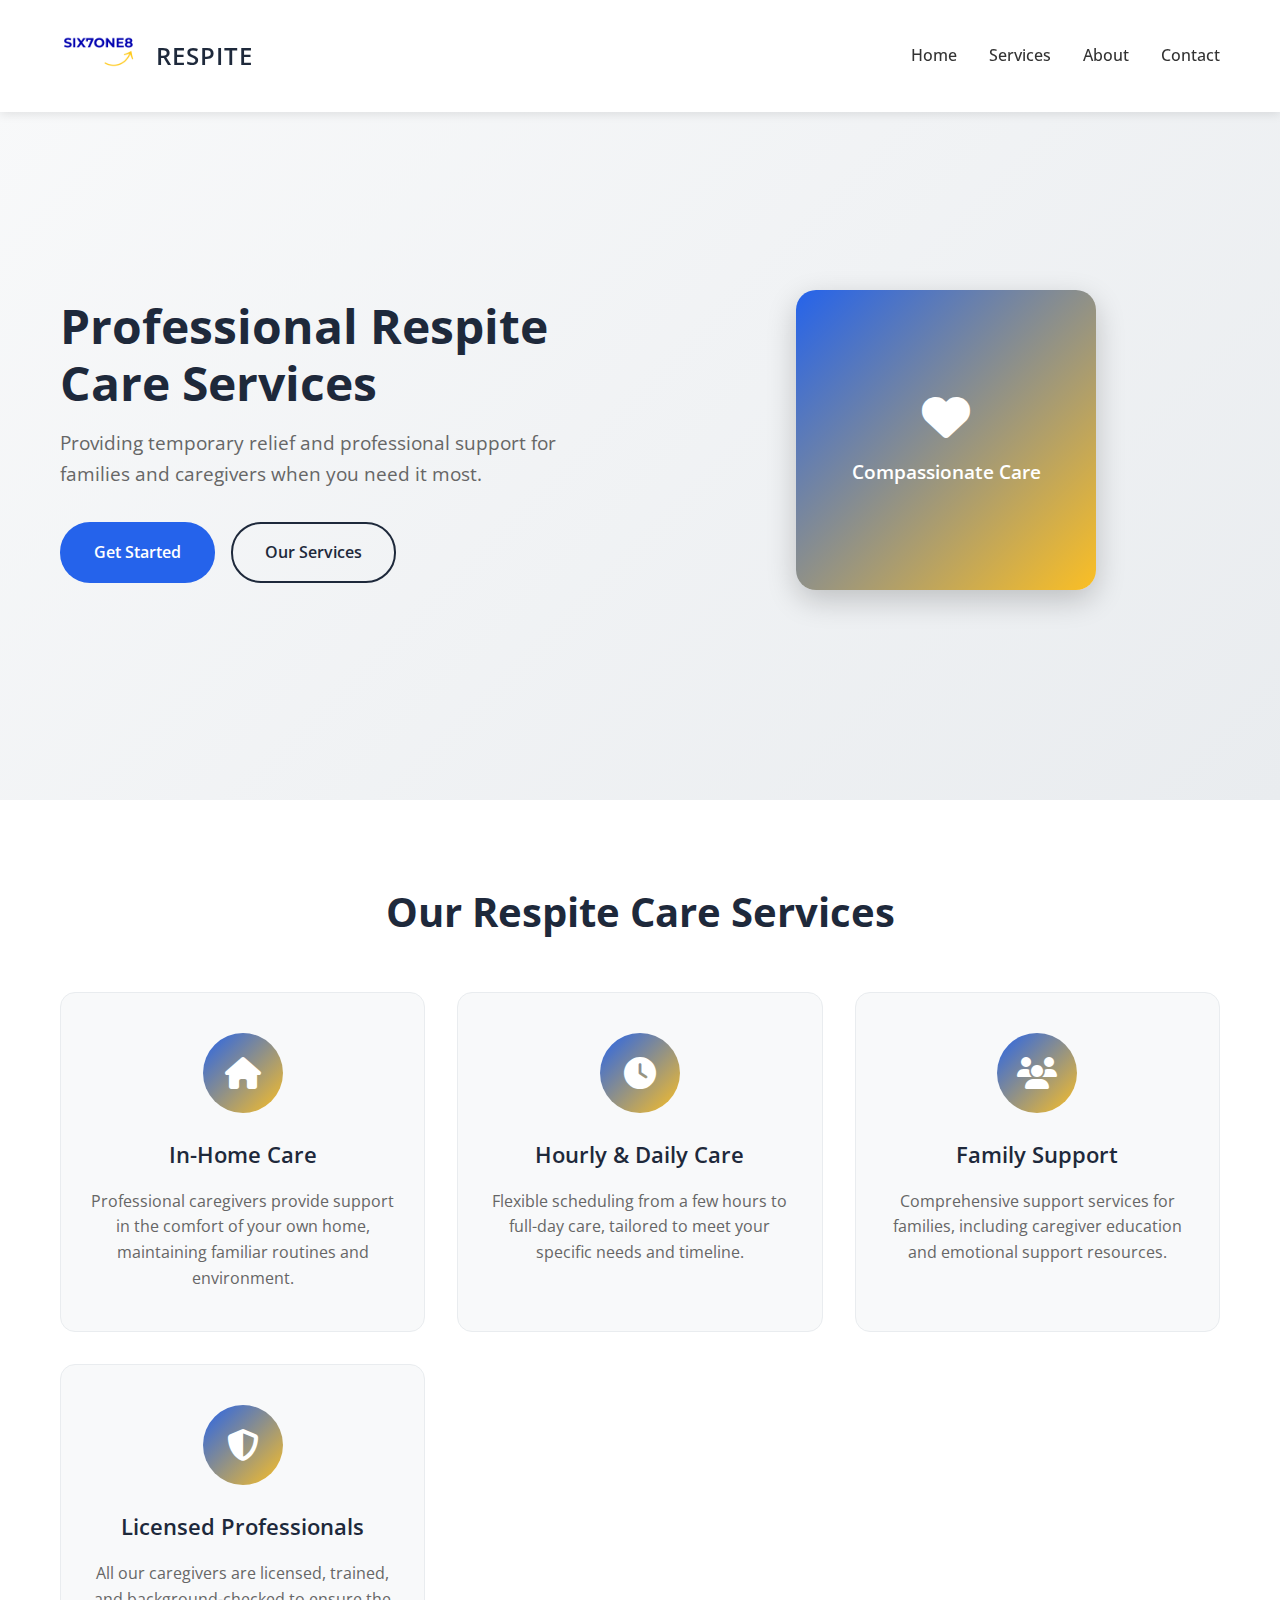
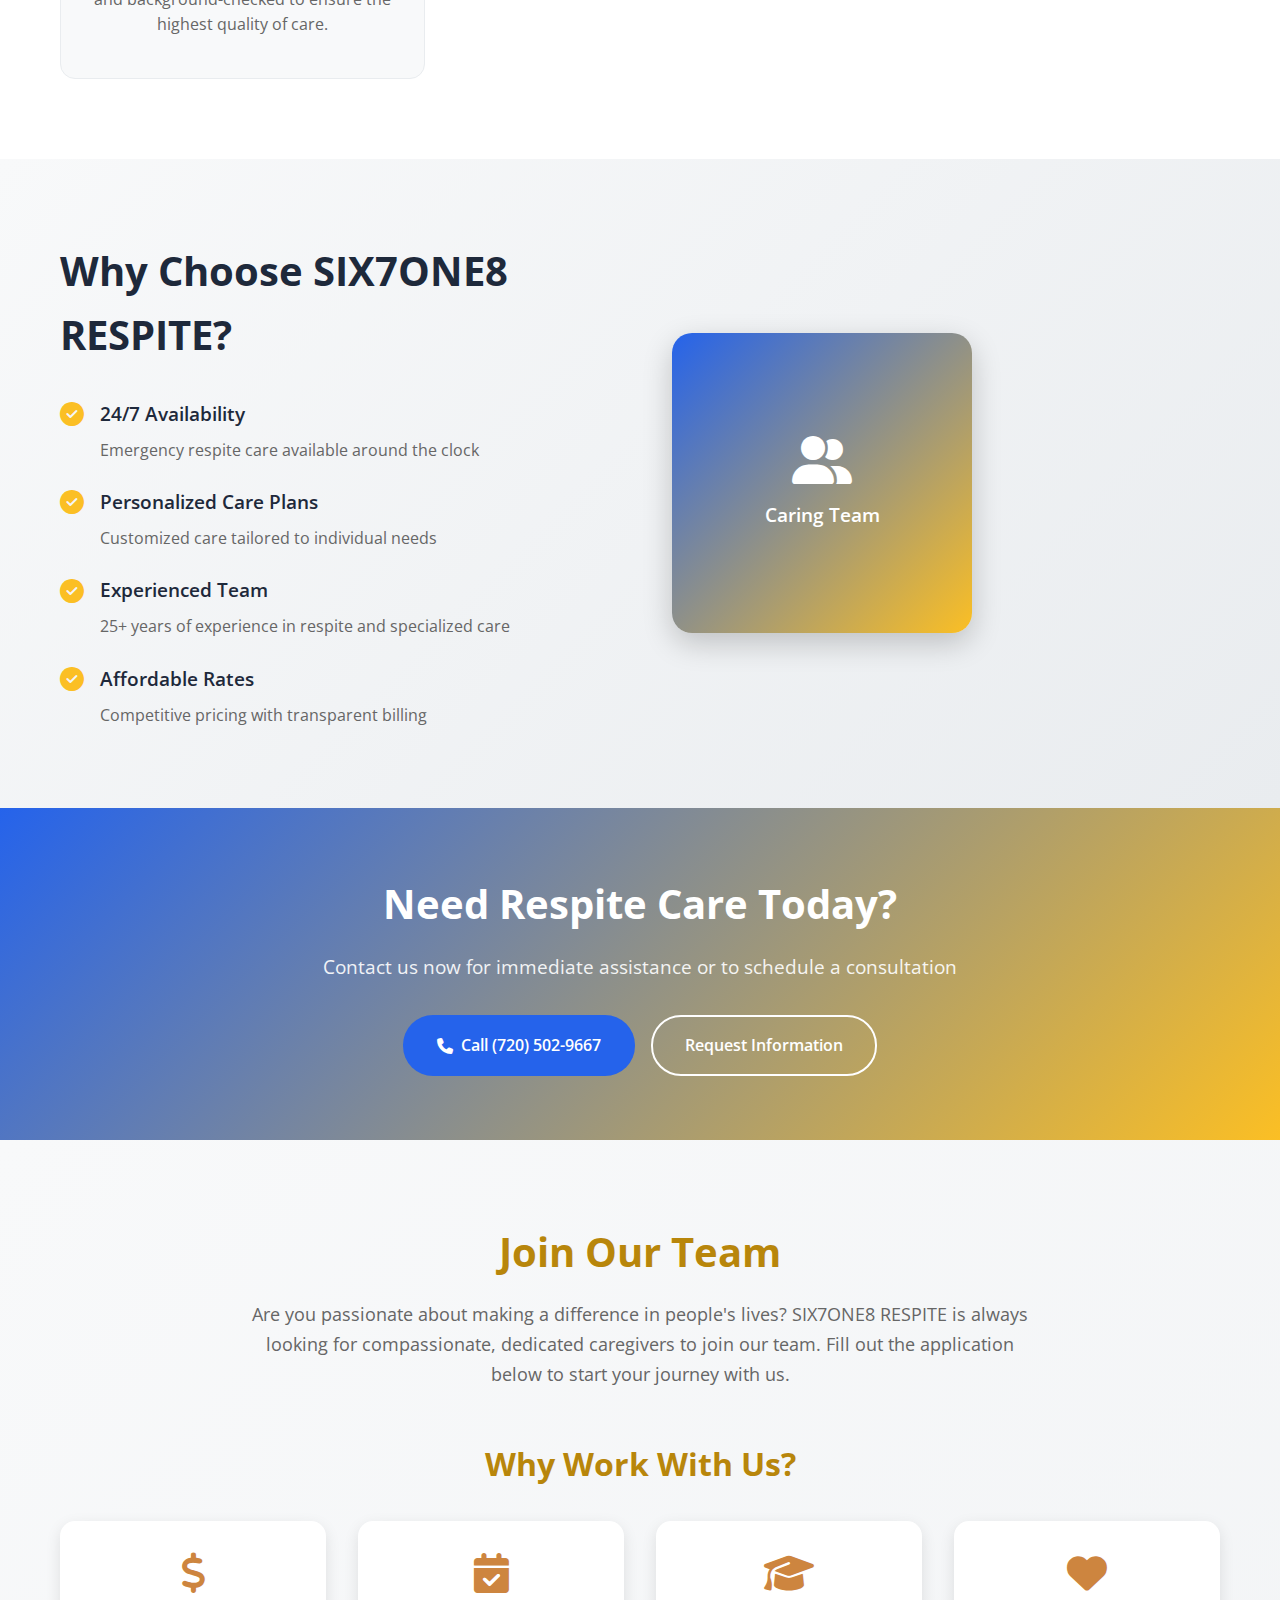
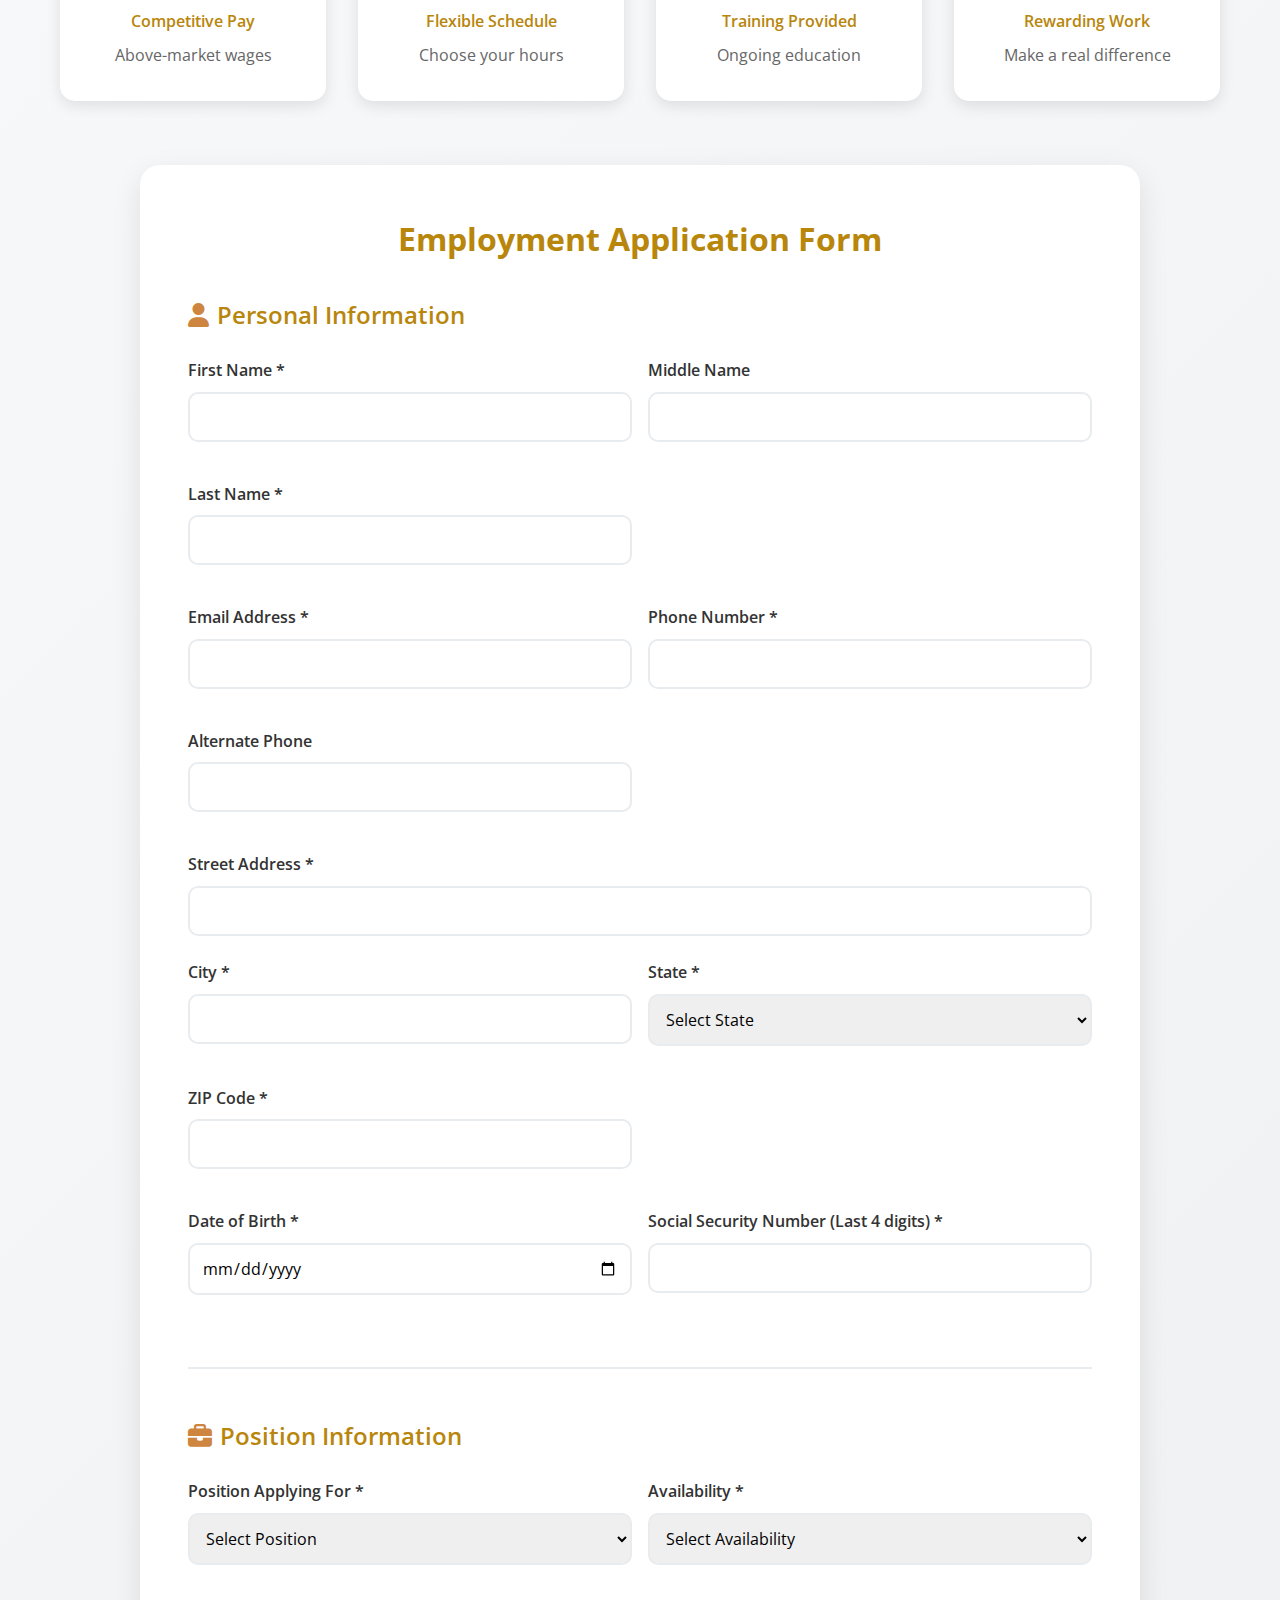
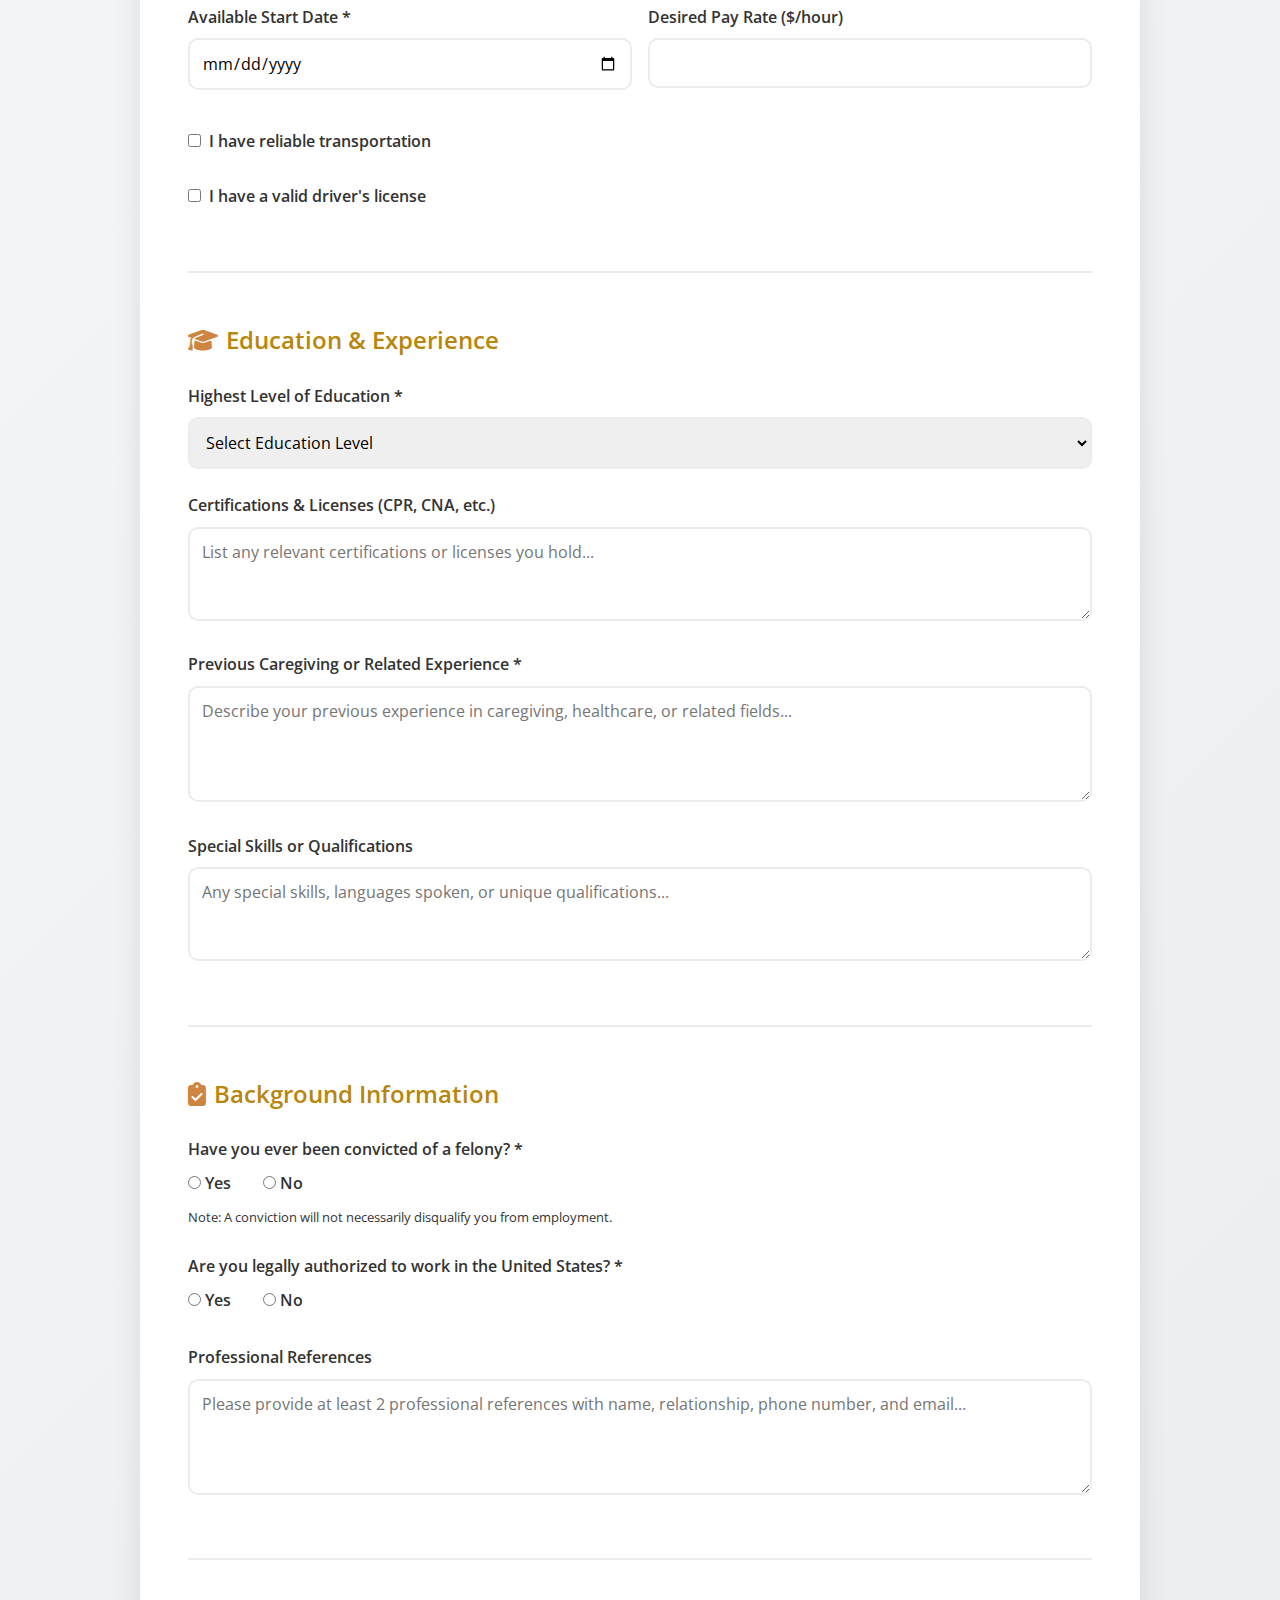
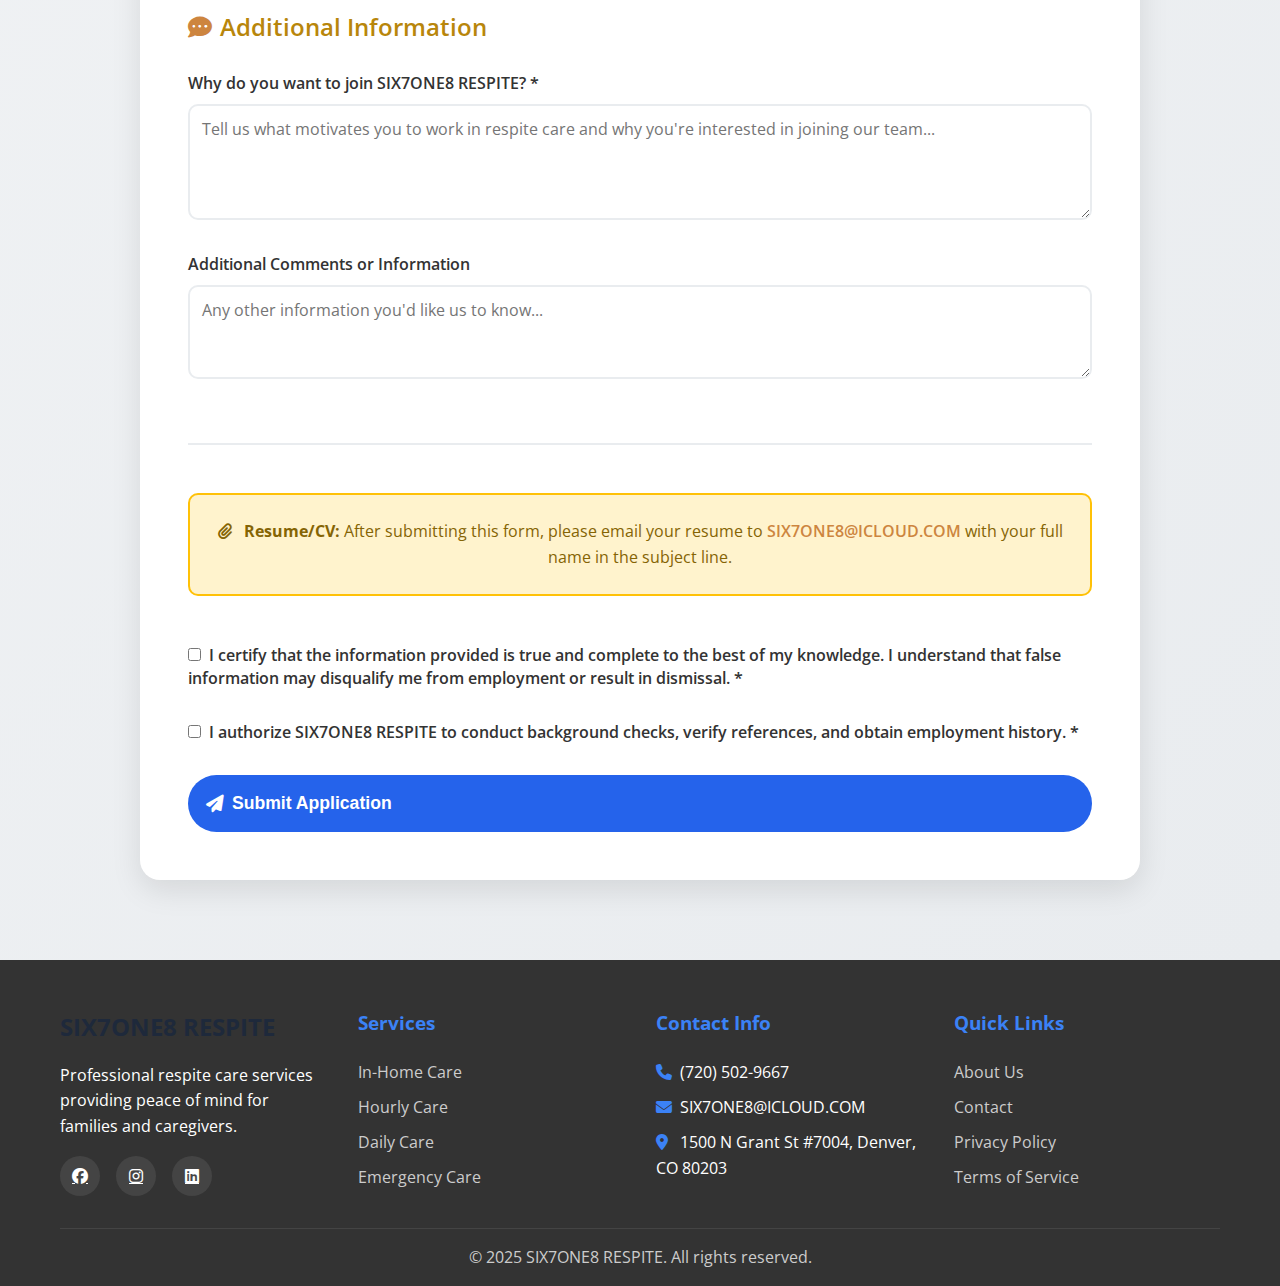
<file: index.html>
<!DOCTYPE html>
<html lang="en">
<head>
    <meta charset="UTF-8">
    <meta name="viewport" content="width=device-width, initial-scale=1.0">
    <meta name="description" content="SIX7ONE8 RESPITE - Professional respite care services providing temporary relief and support for families and caregivers.">
    <title>SIX7ONE8 RESPITE - Professional Respite Care Services</title>
    <link rel="stylesheet" href="css/style.css">
    <link href="https://fonts.googleapis.com/css2?family=Open+Sans:wght@300;400;600;700&display=swap" rel="stylesheet">
    <link rel="stylesheet" href="https://cdnjs.cloudflare.com/ajax/libs/font-awesome/6.4.0/css/all.min.css">
</head>
<body>
    <!-- Header -->
    <header class="header">
        <nav class="navbar">
            <div class="nav-container">
                <div class="logo">
                    <a href="index.html">
                        <img src="images/six7one8-logo.png" alt="SIX7ONE8 Logo" class="logo-img">
                        <span class="respite-text">RESPITE</span>
                    </a>
                </div>
                <div class="nav-menu" id="nav-menu">
                    <a href="#home" class="nav-link">Home</a>
                    <a href="services.html" class="nav-link">Services</a>
                    <a href="about.html" class="nav-link">About</a>
                    <a href="contact.html" class="nav-link">Contact</a>
                </div>
                <div class="hamburger" id="hamburger">
                    <span class="bar"></span>
                    <span class="bar"></span>
                    <span class="bar"></span>
                </div>
            </div>
        </nav>
    </header>

    <!-- Hero Section -->
    <section id="home" class="hero">
        <div class="hero-content">
            <div class="hero-text">
                <h1>Professional Respite Care Services</h1>
                <p class="hero-subtitle">Providing temporary relief and professional support for families and caregivers when you need it most.</p>
                <div class="hero-buttons">
                    <a href="contact.html" class="btn btn-primary">Get Started</a>
                    <a href="services.html" class="btn btn-secondary">Our Services</a>
                </div>
            </div>
            <div class="hero-image">
                <div class="hero-placeholder">
                    <i class="fas fa-heart"></i>
                    <p>Compassionate Care</p>
                </div>
            </div>
        </div>
    </section>

    <!-- Services Overview -->
    <section class="services-overview">
        <div class="container">
            <h2 class="section-title">Our Respite Care Services</h2>
            <div class="services-grid">
                <div class="service-card">
                    <div class="service-icon">
                        <i class="fas fa-home"></i>
                    </div>
                    <h3>In-Home Care</h3>
                    <p>Professional caregivers provide support in the comfort of your own home, maintaining familiar routines and environment.</p>
                </div>
                <div class="service-card">
                    <div class="service-icon">
                        <i class="fas fa-clock"></i>
                    </div>
                    <h3>Hourly & Daily Care</h3>
                    <p>Flexible scheduling from a few hours to full-day care, tailored to meet your specific needs and timeline.</p>
                </div>
                <div class="service-card">
                    <div class="service-icon">
                        <i class="fas fa-users"></i>
                    </div>
                    <h3>Family Support</h3>
                    <p>Comprehensive support services for families, including caregiver education and emotional support resources.</p>
                </div>
                <div class="service-card">
                    <div class="service-icon">
                        <i class="fas fa-shield-alt"></i>
                    </div>
                    <h3>Licensed Professionals</h3>
                    <p>All our caregivers are licensed, trained, and background-checked to ensure the highest quality of care.</p>
                </div>
            </div>
        </div>
    </section>

    <!-- Why Choose Us -->
    <section class="why-choose-us">
        <div class="container">
            <div class="content-wrapper">
                <div class="text-content">
                    <h2>Why Choose SIX7ONE8 RESPITE?</h2>
                    <div class="feature-list">
                        <div class="feature">
                            <i class="fas fa-check-circle"></i>
                            <div>
                                <h4>24/7 Availability</h4>
                                <p>Emergency respite care available around the clock</p>
                            </div>
                        </div>
                        <div class="feature">
                            <i class="fas fa-check-circle"></i>
                            <div>
                                <h4>Personalized Care Plans</h4>
                                <p>Customized care tailored to individual needs</p>
                            </div>
                        </div>
                        <div class="feature">
                            <i class="fas fa-check-circle"></i>
                            <div>
                                <h4>Experienced Team</h4>
                                <p>25+ years of experience in respite and specialized care</p>
                            </div>
                        </div>
                        <div class="feature">
                            <i class="fas fa-check-circle"></i>
                            <div>
                                <h4>Affordable Rates</h4>
                                <p>Competitive pricing with transparent billing</p>
                            </div>
                        </div>
                    </div>
                </div>
                <div class="image-content">
                    <div class="image-placeholder">
                        <i class="fas fa-user-friends"></i>
                        <p>Caring Team</p>
                    </div>
                </div>
            </div>
        </div>
    </section>

    <!-- Call to Action -->
    <section class="cta">
        <div class="container">
            <div class="cta-content">
                <h2>Need Respite Care Today?</h2>
                <p>Contact us now for immediate assistance or to schedule a consultation</p>
                <div class="cta-buttons">
                    <a href="tel:720-502-9667" class="btn btn-primary">
                        <i class="fas fa-phone"></i> Call (720) 502-9667
                    </a>
                    <a href="contact.html" class="btn btn-outline">Request Information</a>
                </div>
            </div>
        </div>
    </section>

    <!-- Employment Application Section -->
    <section class="employment-section">
        <div class="container">
            <div class="employment-header">
                <h2>Join Our Team</h2>
                <p class="employment-intro">Are you passionate about making a difference in people's lives? SIX7ONE8 RESPITE is always looking for compassionate, dedicated caregivers to join our team. Fill out the application below to start your journey with us.</p>
            </div>

            <div class="employment-benefits">
                <h3>Why Work With Us?</h3>
                <div class="benefits-grid">
                    <div class="benefit-item">
                        <i class="fas fa-dollar-sign"></i>
                        <h4>Competitive Pay</h4>
                        <p>Above-market wages</p>
                    </div>
                    <div class="benefit-item">
                        <i class="fas fa-calendar-check"></i>
                        <h4>Flexible Schedule</h4>
                        <p>Choose your hours</p>
                    </div>
                    <div class="benefit-item">
                        <i class="fas fa-graduation-cap"></i>
                        <h4>Training Provided</h4>
                        <p>Ongoing education</p>
                    </div>
                    <div class="benefit-item">
                        <i class="fas fa-heart"></i>
                        <h4>Rewarding Work</h4>
                        <p>Make a real difference</p>
                    </div>
                </div>
            </div>

            <div class="employment-form-container">
                <h3>Employment Application Form</h3>
                <form class="employment-form" id="employmentForm" action="https://formsubmit.co/SIX7ONE8@ICLOUD.COM" method="POST">
                    <!-- FormSubmit Configuration -->
                    <input type="hidden" name="_subject" value="New Employment Application - SIX7ONE8 RESPITE">
                    <input type="hidden" name="_captcha" value="false">
                    <input type="hidden" name="_template" value="table">
                    <input type="text" name="_honey" style="display:none">
                    
                    <!-- Personal Information -->
                    <div class="form-section">
                        <h4><i class="fas fa-user"></i> Personal Information</h4>
                        <div class="form-row">
                            <div class="form-group">
                                <label for="emp-firstName">First Name *</label>
                                <input type="text" id="emp-firstName" name="firstName" required>
                            </div>
                            <div class="form-group">
                                <label for="emp-middleName">Middle Name</label>
                                <input type="text" id="emp-middleName" name="middleName">
                            </div>
                            <div class="form-group">
                                <label for="emp-lastName">Last Name *</label>
                                <input type="text" id="emp-lastName" name="lastName" required>
                            </div>
                        </div>

                        <div class="form-row">
                            <div class="form-group">
                                <label for="emp-email">Email Address *</label>
                                <input type="email" id="emp-email" name="email" required>
                            </div>
                            <div class="form-group">
                                <label for="emp-phone">Phone Number *</label>
                                <input type="tel" id="emp-phone" name="phone" required>
                            </div>
                            <div class="form-group">
                                <label for="emp-altPhone">Alternate Phone</label>
                                <input type="tel" id="emp-altPhone" name="altPhone">
                            </div>
                        </div>

                        <div class="form-group">
                            <label for="emp-address">Street Address *</label>
                            <input type="text" id="emp-address" name="address" required>
                        </div>

                        <div class="form-row">
                            <div class="form-group">
                                <label for="emp-city">City *</label>
                                <input type="text" id="emp-city" name="city" required>
                            </div>
                            <div class="form-group">
                                <label for="emp-state">State *</label>
                                <select id="emp-state" name="state" required>
                                    <option value="">Select State</option>
                                    <option value="CO">Colorado</option>
                                    <option value="AL">Alabama</option>
                                    <option value="AK">Alaska</option>
                                    <option value="AZ">Arizona</option>
                                    <option value="AR">Arkansas</option>
                                    <option value="CA">California</option>
                                    <option value="CT">Connecticut</option>
                                    <option value="DE">Delaware</option>
                                    <option value="FL">Florida</option>
                                    <option value="GA">Georgia</option>
                                    <option value="HI">Hawaii</option>
                                    <option value="ID">Idaho</option>
                                    <option value="IL">Illinois</option>
                                    <option value="IN">Indiana</option>
                                    <option value="IA">Iowa</option>
                                    <option value="KS">Kansas</option>
                                    <option value="KY">Kentucky</option>
                                    <option value="LA">Louisiana</option>
                                    <option value="ME">Maine</option>
                                    <option value="MD">Maryland</option>
                                    <option value="MA">Massachusetts</option>
                                    <option value="MI">Michigan</option>
                                    <option value="MN">Minnesota</option>
                                    <option value="MS">Mississippi</option>
                                    <option value="MO">Missouri</option>
                                    <option value="MT">Montana</option>
                                    <option value="NE">Nebraska</option>
                                    <option value="NV">Nevada</option>
                                    <option value="NH">New Hampshire</option>
                                    <option value="NJ">New Jersey</option>
                                    <option value="NM">New Mexico</option>
                                    <option value="NY">New York</option>
                                    <option value="NC">North Carolina</option>
                                    <option value="ND">North Dakota</option>
                                    <option value="OH">Ohio</option>
                                    <option value="OK">Oklahoma</option>
                                    <option value="OR">Oregon</option>
                                    <option value="PA">Pennsylvania</option>
                                    <option value="RI">Rhode Island</option>
                                    <option value="SC">South Carolina</option>
                                    <option value="SD">South Dakota</option>
                                    <option value="TN">Tennessee</option>
                                    <option value="TX">Texas</option>
                                    <option value="UT">Utah</option>
                                    <option value="VT">Vermont</option>
                                    <option value="VA">Virginia</option>
                                    <option value="WA">Washington</option>
                                    <option value="WV">West Virginia</option>
                                    <option value="WI">Wisconsin</option>
                                    <option value="WY">Wyoming</option>
                                </select>
                            </div>
                            <div class="form-group">
                                <label for="emp-zip">ZIP Code *</label>
                                <input type="text" id="emp-zip" name="zip" required>
                            </div>
                        </div>

                        <div class="form-row">
                            <div class="form-group">
                                <label for="emp-dob">Date of Birth *</label>
                                <input type="date" id="emp-dob" name="dob" required>
                            </div>
                            <div class="form-group">
                                <label for="emp-ssn">Social Security Number (Last 4 digits) *</label>
                                <input type="text" id="emp-ssn" name="ssn" maxlength="4" pattern="[0-9]{4}" required>
                            </div>
                        </div>
                    </div>

                    <!-- Position Information -->
                    <div class="form-section">
                        <h4><i class="fas fa-briefcase"></i> Position Information</h4>
                        <div class="form-row">
                            <div class="form-group">
                                <label for="emp-position">Position Applying For *</label>
                                <select id="emp-position" name="position" required>
                                    <option value="">Select Position</option>
                                    <option value="caregiver">Caregiver</option>
                                    <option value="respite-worker">Respite Care Worker</option>
                                    <option value="homemaker">Homemaker</option>
                                    <option value="community-connector">Community Connector</option>
                                    <option value="mentor">Mentor</option>
                                    <option value="administrative">Administrative Staff</option>
                                    <option value="other">Other</option>
                                </select>
                            </div>
                            <div class="form-group">
                                <label for="emp-availability">Availability *</label>
                                <select id="emp-availability" name="availability" required>
                                    <option value="">Select Availability</option>
                                    <option value="full-time">Full-Time</option>
                                    <option value="part-time">Part-Time</option>
                                    <option value="as-needed">As Needed</option>
                                    <option value="weekends">Weekends Only</option>
                                </select>
                            </div>
                        </div>

                        <div class="form-row">
                            <div class="form-group">
                                <label for="emp-startDate">Available Start Date *</label>
                                <input type="date" id="emp-startDate" name="startDate" required>
                            </div>
                            <div class="form-group">
                                <label for="emp-desiredPay">Desired Pay Rate ($/hour)</label>
                                <input type="number" id="emp-desiredPay" name="desiredPay" min="0" step="0.50">
                            </div>
                        </div>

                        <div class="form-group checkbox-group">
                            <label class="checkbox-label">
                                <input type="checkbox" id="emp-transportation" name="transportation">
                                <span class="checkmark"></span>
                                I have reliable transportation
                            </label>
                        </div>

                        <div class="form-group checkbox-group">
                            <label class="checkbox-label">
                                <input type="checkbox" id="emp-license" name="license">
                                <span class="checkmark"></span>
                                I have a valid driver's license
                            </label>
                        </div>
                    </div>

                    <!-- Education & Experience -->
                    <div class="form-section">
                        <h4><i class="fas fa-graduation-cap"></i> Education & Experience</h4>
                        <div class="form-group">
                            <label for="emp-education">Highest Level of Education *</label>
                            <select id="emp-education" name="education" required>
                                <option value="">Select Education Level</option>
                                <option value="high-school">High School Diploma/GED</option>
                                <option value="some-college">Some College</option>
                                <option value="associates">Associate's Degree</option>
                                <option value="bachelors">Bachelor's Degree</option>
                                <option value="masters">Master's Degree</option>
                                <option value="doctorate">Doctorate</option>
                            </select>
                        </div>

                        <div class="form-group">
                            <label for="emp-certifications">Certifications & Licenses (CPR, CNA, etc.)</label>
                            <textarea id="emp-certifications" name="certifications" rows="3" placeholder="List any relevant certifications or licenses you hold..."></textarea>
                        </div>

                        <div class="form-group">
                            <label for="emp-experience">Previous Caregiving or Related Experience *</label>
                            <textarea id="emp-experience" name="experience" rows="4" placeholder="Describe your previous experience in caregiving, healthcare, or related fields..." required></textarea>
                        </div>

                        <div class="form-group">
                            <label for="emp-skills">Special Skills or Qualifications</label>
                            <textarea id="emp-skills" name="skills" rows="3" placeholder="Any special skills, languages spoken, or unique qualifications..."></textarea>
                        </div>
                    </div>

                    <!-- Background & References -->
                    <div class="form-section">
                        <h4><i class="fas fa-clipboard-check"></i> Background Information</h4>
                        <div class="form-group">
                            <label>Have you ever been convicted of a felony? *</label>
                            <div class="radio-group">
                                <label class="radio-label">
                                    <input type="radio" name="felony" value="yes" required>
                                    <span>Yes</span>
                                </label>
                                <label class="radio-label">
                                    <input type="radio" name="felony" value="no" required>
                                    <span>No</span>
                                </label>
                            </div>
                            <small>Note: A conviction will not necessarily disqualify you from employment.</small>
                        </div>

                        <div class="form-group">
                            <label>Are you legally authorized to work in the United States? *</label>
                            <div class="radio-group">
                                <label class="radio-label">
                                    <input type="radio" name="workAuth" value="yes" required>
                                    <span>Yes</span>
                                </label>
                                <label class="radio-label">
                                    <input type="radio" name="workAuth" value="no" required>
                                    <span>No</span>
                                </label>
                            </div>
                        </div>

                        <div class="form-group">
                            <label for="emp-references">Professional References</label>
                            <textarea id="emp-references" name="references" rows="4" placeholder="Please provide at least 2 professional references with name, relationship, phone number, and email..."></textarea>
                        </div>
                    </div>

                    <!-- Additional Information -->
                    <div class="form-section">
                        <h4><i class="fas fa-comment-dots"></i> Additional Information</h4>
                        <div class="form-group">
                            <label for="emp-whyJoin">Why do you want to join SIX7ONE8 RESPITE? *</label>
                            <textarea id="emp-whyJoin" name="whyJoin" rows="4" placeholder="Tell us what motivates you to work in respite care and why you're interested in joining our team..." required></textarea>
                        </div>

                        <div class="form-group">
                            <label for="emp-additionalInfo">Additional Comments or Information</label>
                            <textarea id="emp-additionalInfo" name="additionalInfo" rows="3" placeholder="Any other information you'd like us to know..."></textarea>
                        </div>
                    </div>

                    <!-- File Upload Note -->
                    <div class="form-section upload-note">
                        <p><i class="fas fa-paperclip"></i> <strong>Resume/CV:</strong> After submitting this form, please email your resume to <a href="mailto:SIX7ONE8@ICLOUD.COM">SIX7ONE8@ICLOUD.COM</a> with your full name in the subject line.</p>
                    </div>

                    <!-- Consent -->
                    <div class="form-group checkbox-group">
                        <label class="checkbox-label">
                            <input type="checkbox" id="emp-consent" name="consent" required>
                            <span class="checkmark"></span>
                            I certify that the information provided is true and complete to the best of my knowledge. I understand that false information may disqualify me from employment or result in dismissal. *
                        </label>
                    </div>

                    <div class="form-group checkbox-group">
                        <label class="checkbox-label">
                            <input type="checkbox" id="emp-background" name="backgroundConsent" required>
                            <span class="checkmark"></span>
                            I authorize SIX7ONE8 RESPITE to conduct background checks, verify references, and obtain employment history. *
                        </label>
                    </div>

                    <button type="submit" class="btn btn-primary submit-btn">
                        <i class="fas fa-paper-plane"></i> Submit Application
                    </button>
                </form>
            </div>
        </div>
    </section>

    <!-- Footer -->
    <footer class="footer">
        <div class="container">
            <div class="footer-content">
                <div class="footer-section">
                    <h3>SIX7ONE8 RESPITE</h3>
                    <p>Professional respite care services providing peace of mind for families and caregivers.</p>
                    <div class="social-links">
                        <a href="#"><i class="fab fa-facebook"></i></a>
                        <a href="#"><i class="fab fa-instagram"></i></a>
                        <a href="#"><i class="fab fa-linkedin"></i></a>
                    </div>
                </div>
                <div class="footer-section">
                    <h4>Services</h4>
                    <ul>
                        <li><a href="services.html">In-Home Care</a></li>
                        <li><a href="services.html">Hourly Care</a></li>
                        <li><a href="services.html">Daily Care</a></li>
                        <li><a href="services.html">Emergency Care</a></li>
                    </ul>
                </div>
                <div class="footer-section">
                    <h4>Contact Info</h4>
                    <ul>
                        <li><i class="fas fa-phone"></i> (720) 502-9667</li>
                        <li><i class="fas fa-envelope"></i> SIX7ONE8@ICLOUD.COM</li>
                        <li><i class="fas fa-map-marker-alt"></i> 1500 N Grant St #7004, Denver, CO 80203</li>
                    </ul>
                </div>
                <div class="footer-section">
                    <h4>Quick Links</h4>
                    <ul>
                        <li><a href="about.html">About Us</a></li>
                        <li><a href="contact.html">Contact</a></li>
                        <li><a href="#">Privacy Policy</a></li>
                        <li><a href="#">Terms of Service</a></li>
                    </ul>
                </div>
            </div>
            <div class="footer-bottom">
                <p>&copy; 2025 SIX7ONE8 RESPITE. All rights reserved.</p>
            </div>
        </div>
    </footer>

    <script src="js/script.js"></script>
</body>
</html>
</file>
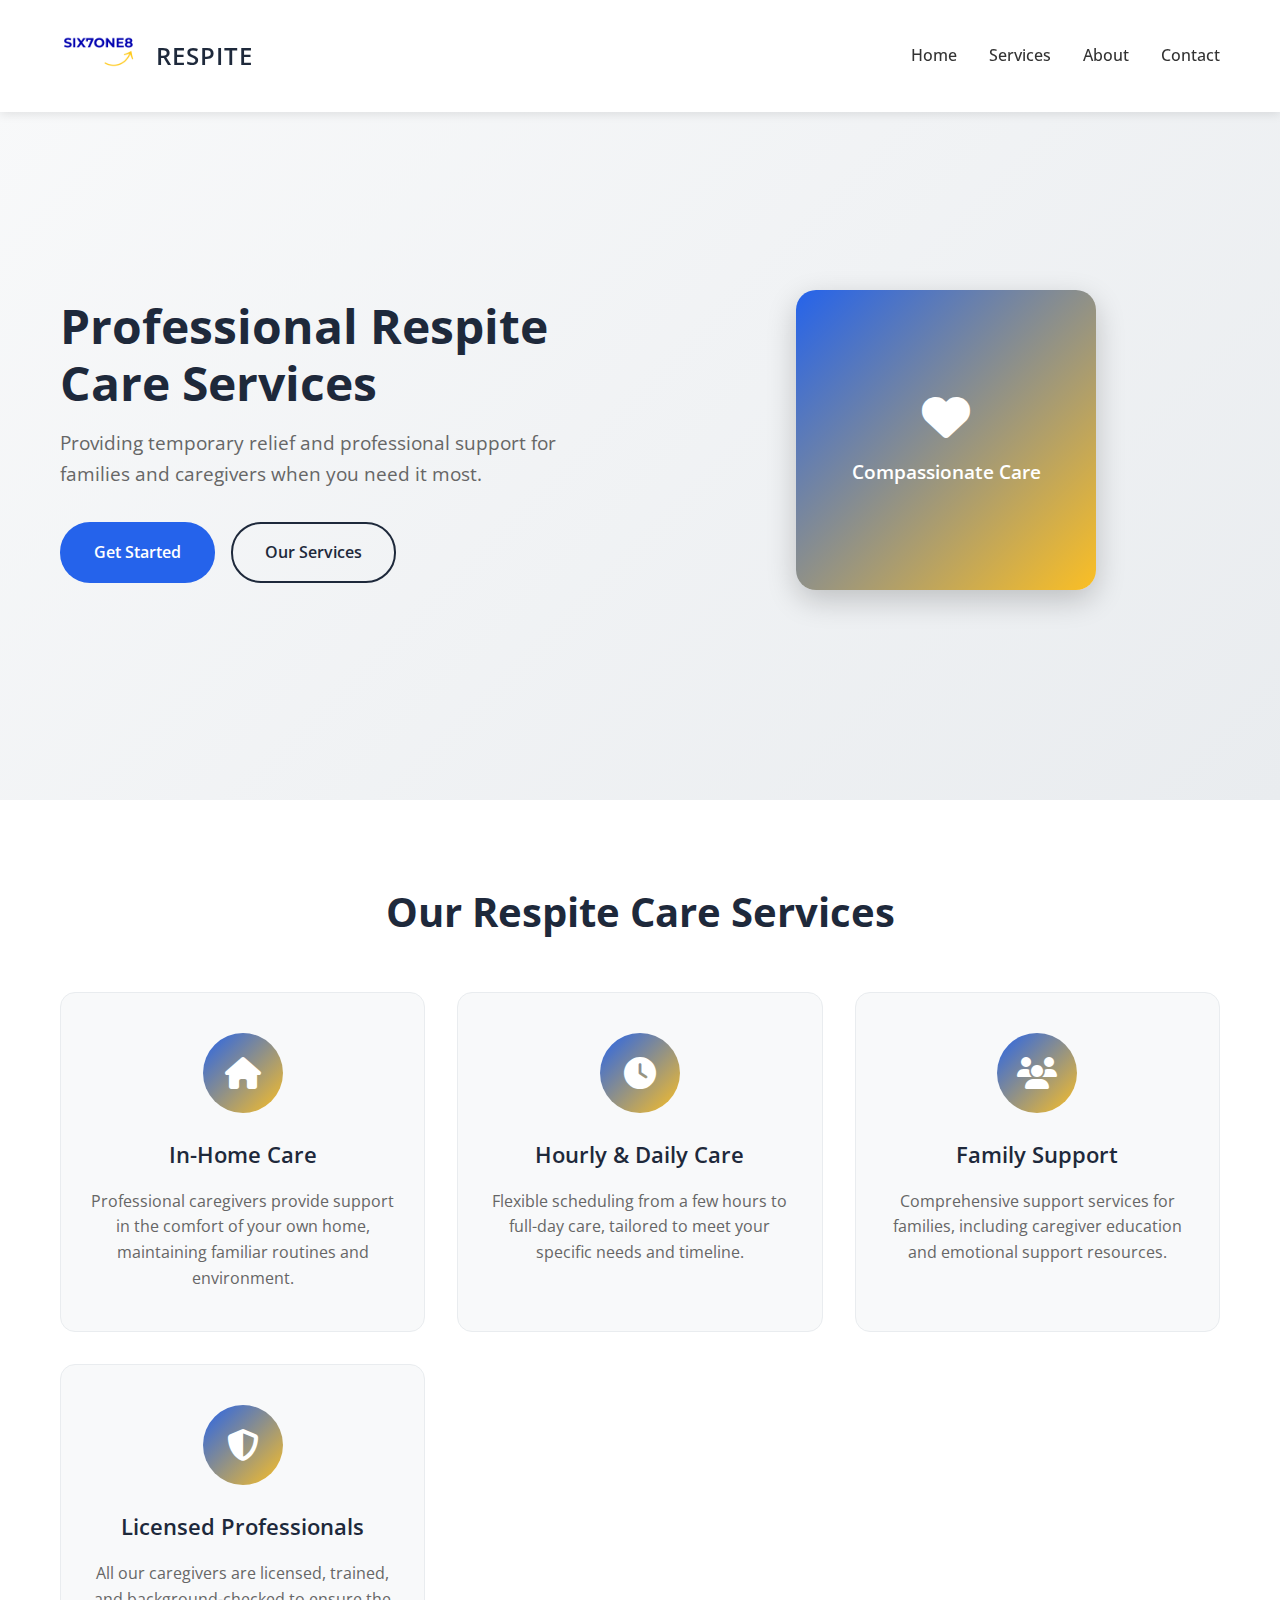
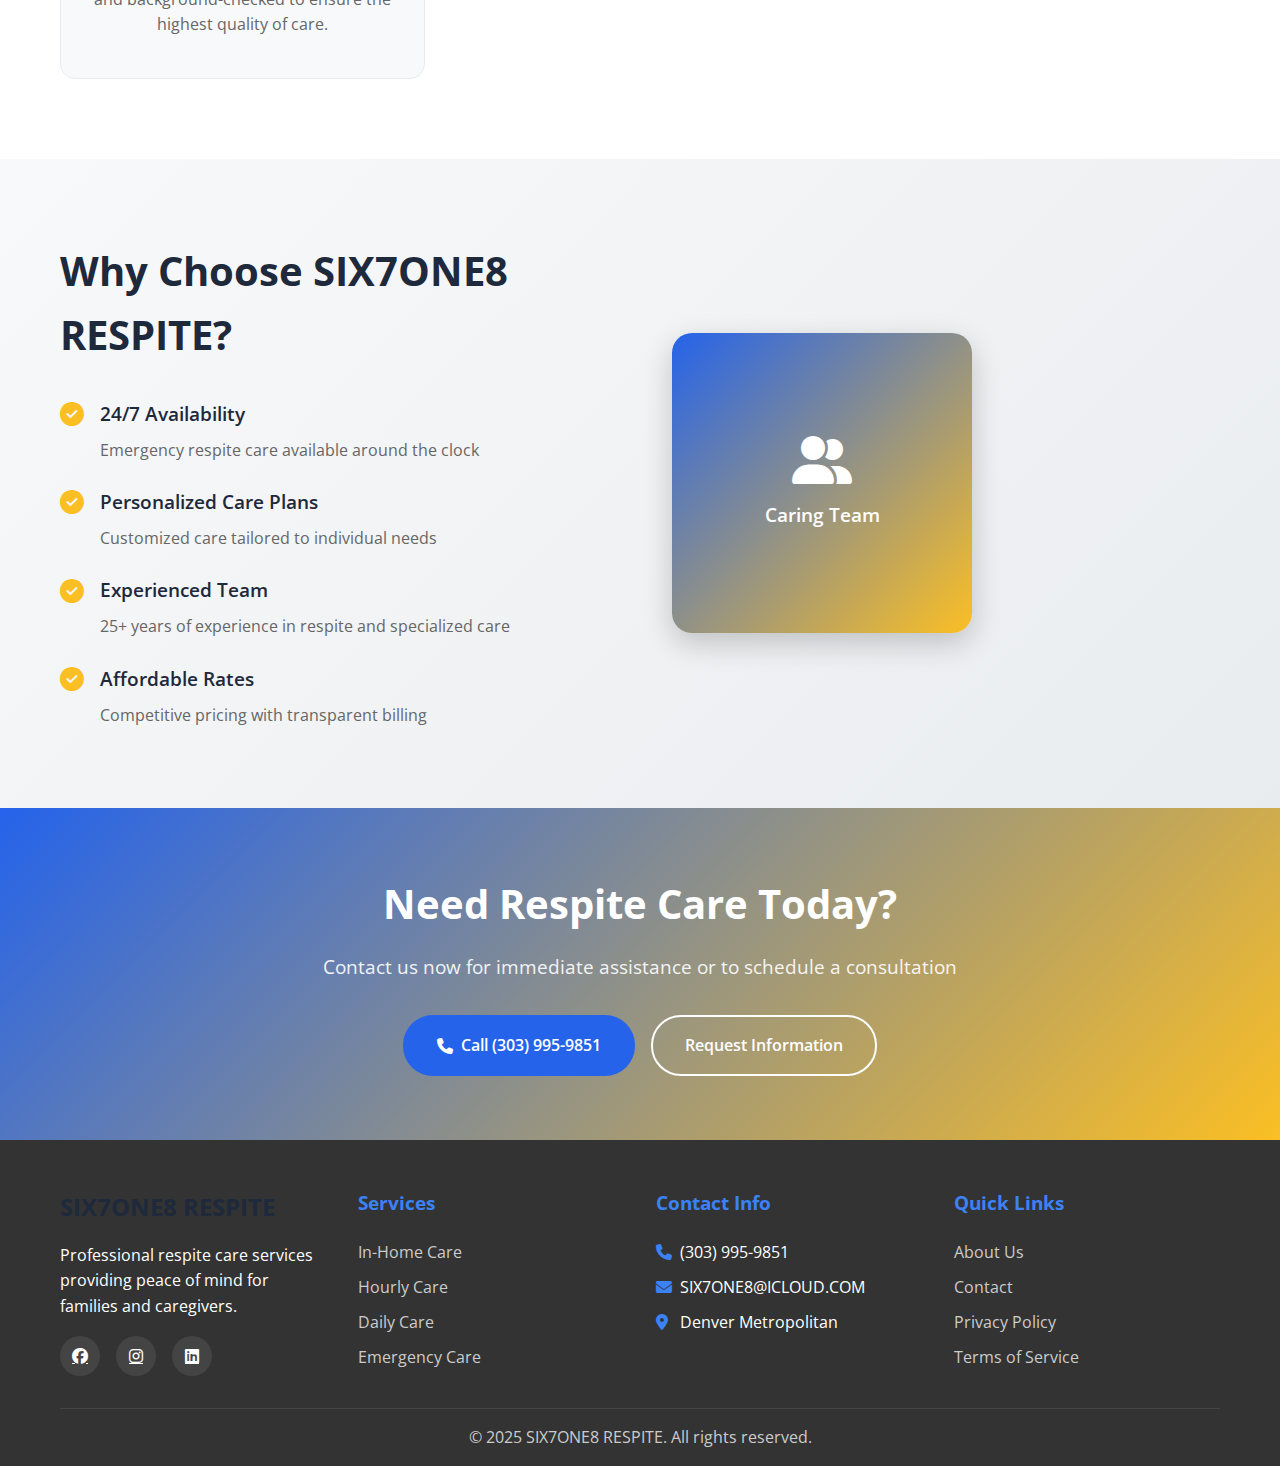
<file: website/index.html>
<!DOCTYPE html>
<html lang="en">
<head>
    <meta charset="UTF-8">
    <meta name="viewport" content="width=device-width, initial-scale=1.0">
    <meta name="description" content="SIX7ONE8 RESPITE - Professional respite care services providing temporary relief and support for families and caregivers.">
    <title>SIX7ONE8 RESPITE - Professional Respite Care Services</title>
    <link rel="stylesheet" href="css/style.css">
    <link href="https://fonts.googleapis.com/css2?family=Open+Sans:wght@300;400;600;700&display=swap" rel="stylesheet">
    <link rel="stylesheet" href="https://cdnjs.cloudflare.com/ajax/libs/font-awesome/6.4.0/css/all.min.css">
</head>
<body>
    <!-- Header -->
    <header class="header">
        <nav class="navbar">
            <div class="nav-container">
                <div class="logo">
                    <a href="index.html">
                        <img src="images/six7one8-logo.png" alt="SIX7ONE8 Logo" class="logo-img">
                        <span class="respite-text">RESPITE</span>
                    </a>
                </div>
                <div class="nav-menu" id="nav-menu">
                    <a href="#home" class="nav-link">Home</a>
                    <a href="services.html" class="nav-link">Services</a>
                    <a href="about.html" class="nav-link">About</a>
                    <a href="contact.html" class="nav-link">Contact</a>
                </div>
                <div class="hamburger" id="hamburger">
                    <span class="bar"></span>
                    <span class="bar"></span>
                    <span class="bar"></span>
                </div>
            </div>
        </nav>
    </header>

    <!-- Hero Section -->
    <section id="home" class="hero">
        <div class="hero-content">
            <div class="hero-text">
                <h1>Professional Respite Care Services</h1>
                <p class="hero-subtitle">Providing temporary relief and professional support for families and caregivers when you need it most.</p>
                <div class="hero-buttons">
                    <a href="contact.html" class="btn btn-primary">Get Started</a>
                    <a href="services.html" class="btn btn-secondary">Our Services</a>
                </div>
            </div>
            <div class="hero-image">
                <div class="hero-placeholder">
                    <i class="fas fa-heart"></i>
                    <p>Compassionate Care</p>
                </div>
            </div>
        </div>
    </section>

    <!-- Services Overview -->
    <section class="services-overview">
        <div class="container">
            <h2 class="section-title">Our Respite Care Services</h2>
            <div class="services-grid">
                <div class="service-card">
                    <div class="service-icon">
                        <i class="fas fa-home"></i>
                    </div>
                    <h3>In-Home Care</h3>
                    <p>Professional caregivers provide support in the comfort of your own home, maintaining familiar routines and environment.</p>
                </div>
                <div class="service-card">
                    <div class="service-icon">
                        <i class="fas fa-clock"></i>
                    </div>
                    <h3>Hourly & Daily Care</h3>
                    <p>Flexible scheduling from a few hours to full-day care, tailored to meet your specific needs and timeline.</p>
                </div>
                <div class="service-card">
                    <div class="service-icon">
                        <i class="fas fa-users"></i>
                    </div>
                    <h3>Family Support</h3>
                    <p>Comprehensive support services for families, including caregiver education and emotional support resources.</p>
                </div>
                <div class="service-card">
                    <div class="service-icon">
                        <i class="fas fa-shield-alt"></i>
                    </div>
                    <h3>Licensed Professionals</h3>
                    <p>All our caregivers are licensed, trained, and background-checked to ensure the highest quality of care.</p>
                </div>
            </div>
        </div>
    </section>

    <!-- Why Choose Us -->
    <section class="why-choose-us">
        <div class="container">
            <div class="content-wrapper">
                <div class="text-content">
                    <h2>Why Choose SIX7ONE8 RESPITE?</h2>
                    <div class="feature-list">
                        <div class="feature">
                            <i class="fas fa-check-circle"></i>
                            <div>
                                <h4>24/7 Availability</h4>
                                <p>Emergency respite care available around the clock</p>
                            </div>
                        </div>
                        <div class="feature">
                            <i class="fas fa-check-circle"></i>
                            <div>
                                <h4>Personalized Care Plans</h4>
                                <p>Customized care tailored to individual needs</p>
                            </div>
                        </div>
                        <div class="feature">
                            <i class="fas fa-check-circle"></i>
                            <div>
                                <h4>Experienced Team</h4>
                                <p>25+ years of experience in respite and specialized care</p>
                            </div>
                        </div>
                        <div class="feature">
                            <i class="fas fa-check-circle"></i>
                            <div>
                                <h4>Affordable Rates</h4>
                                <p>Competitive pricing with transparent billing</p>
                            </div>
                        </div>
                    </div>
                </div>
                <div class="image-content">
                    <div class="image-placeholder">
                        <i class="fas fa-user-friends"></i>
                        <p>Caring Team</p>
                    </div>
                </div>
            </div>
        </div>
    </section>

    <!-- Call to Action -->
    <section class="cta">
        <div class="container">
            <div class="cta-content">
                <h2>Need Respite Care Today?</h2>
                <p>Contact us now for immediate assistance or to schedule a consultation</p>
                <div class="cta-buttons">
                    <a href="tel:303-995-9851" class="btn btn-primary">
                        <i class="fas fa-phone"></i> Call (303) 995-9851
                    </a>
                    <a href="contact.html" class="btn btn-outline">Request Information</a>
                </div>
            </div>
        </div>
    </section>

    <!-- Footer -->
    <footer class="footer">
        <div class="container">
            <div class="footer-content">
                <div class="footer-section">
                    <h3>SIX7ONE8 RESPITE</h3>
                    <p>Professional respite care services providing peace of mind for families and caregivers.</p>
                    <div class="social-links">
                        <a href="#"><i class="fab fa-facebook"></i></a>
                        <a href="#"><i class="fab fa-instagram"></i></a>
                        <a href="#"><i class="fab fa-linkedin"></i></a>
                    </div>
                </div>
                <div class="footer-section">
                    <h4>Services</h4>
                    <ul>
                        <li><a href="services.html">In-Home Care</a></li>
                        <li><a href="services.html">Hourly Care</a></li>
                        <li><a href="services.html">Daily Care</a></li>
                        <li><a href="services.html">Emergency Care</a></li>
                    </ul>
                </div>
                <div class="footer-section">
                    <h4>Contact Info</h4>
                    <ul>
                        <li><i class="fas fa-phone"></i> (303) 995-9851</li>
                        <li><i class="fas fa-envelope"></i> SIX7ONE8@ICLOUD.COM</li>
                        <li><i class="fas fa-map-marker-alt"></i> Denver Metropolitan</li>
                    </ul>
                </div>
                <div class="footer-section">
                    <h4>Quick Links</h4>
                    <ul>
                        <li><a href="about.html">About Us</a></li>
                        <li><a href="contact.html">Contact</a></li>
                        <li><a href="#">Privacy Policy</a></li>
                        <li><a href="#">Terms of Service</a></li>
                    </ul>
                </div>
            </div>
            <div class="footer-bottom">
                <p>&copy; 2025 SIX7ONE8 RESPITE. All rights reserved.</p>
            </div>
        </div>
    </footer>

    <script src="js/script.js"></script>
</body>
</html>
</file>
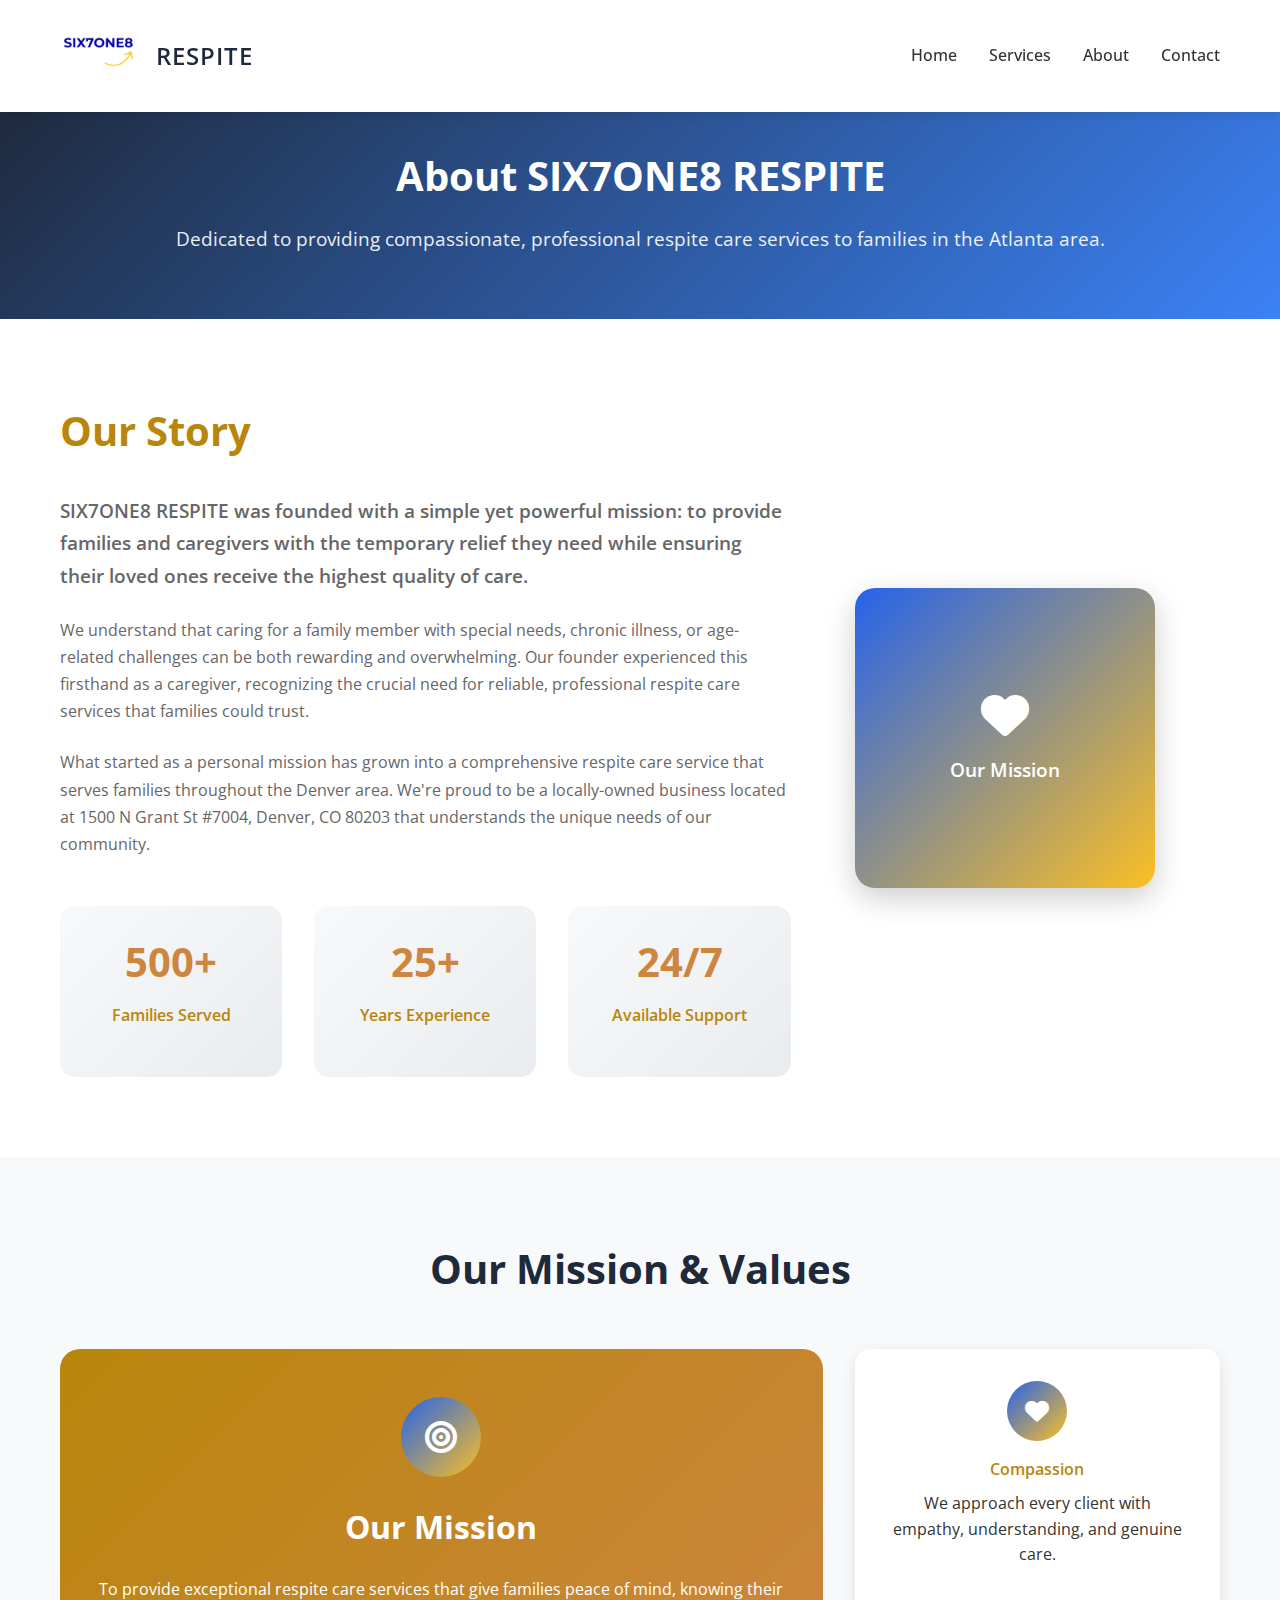
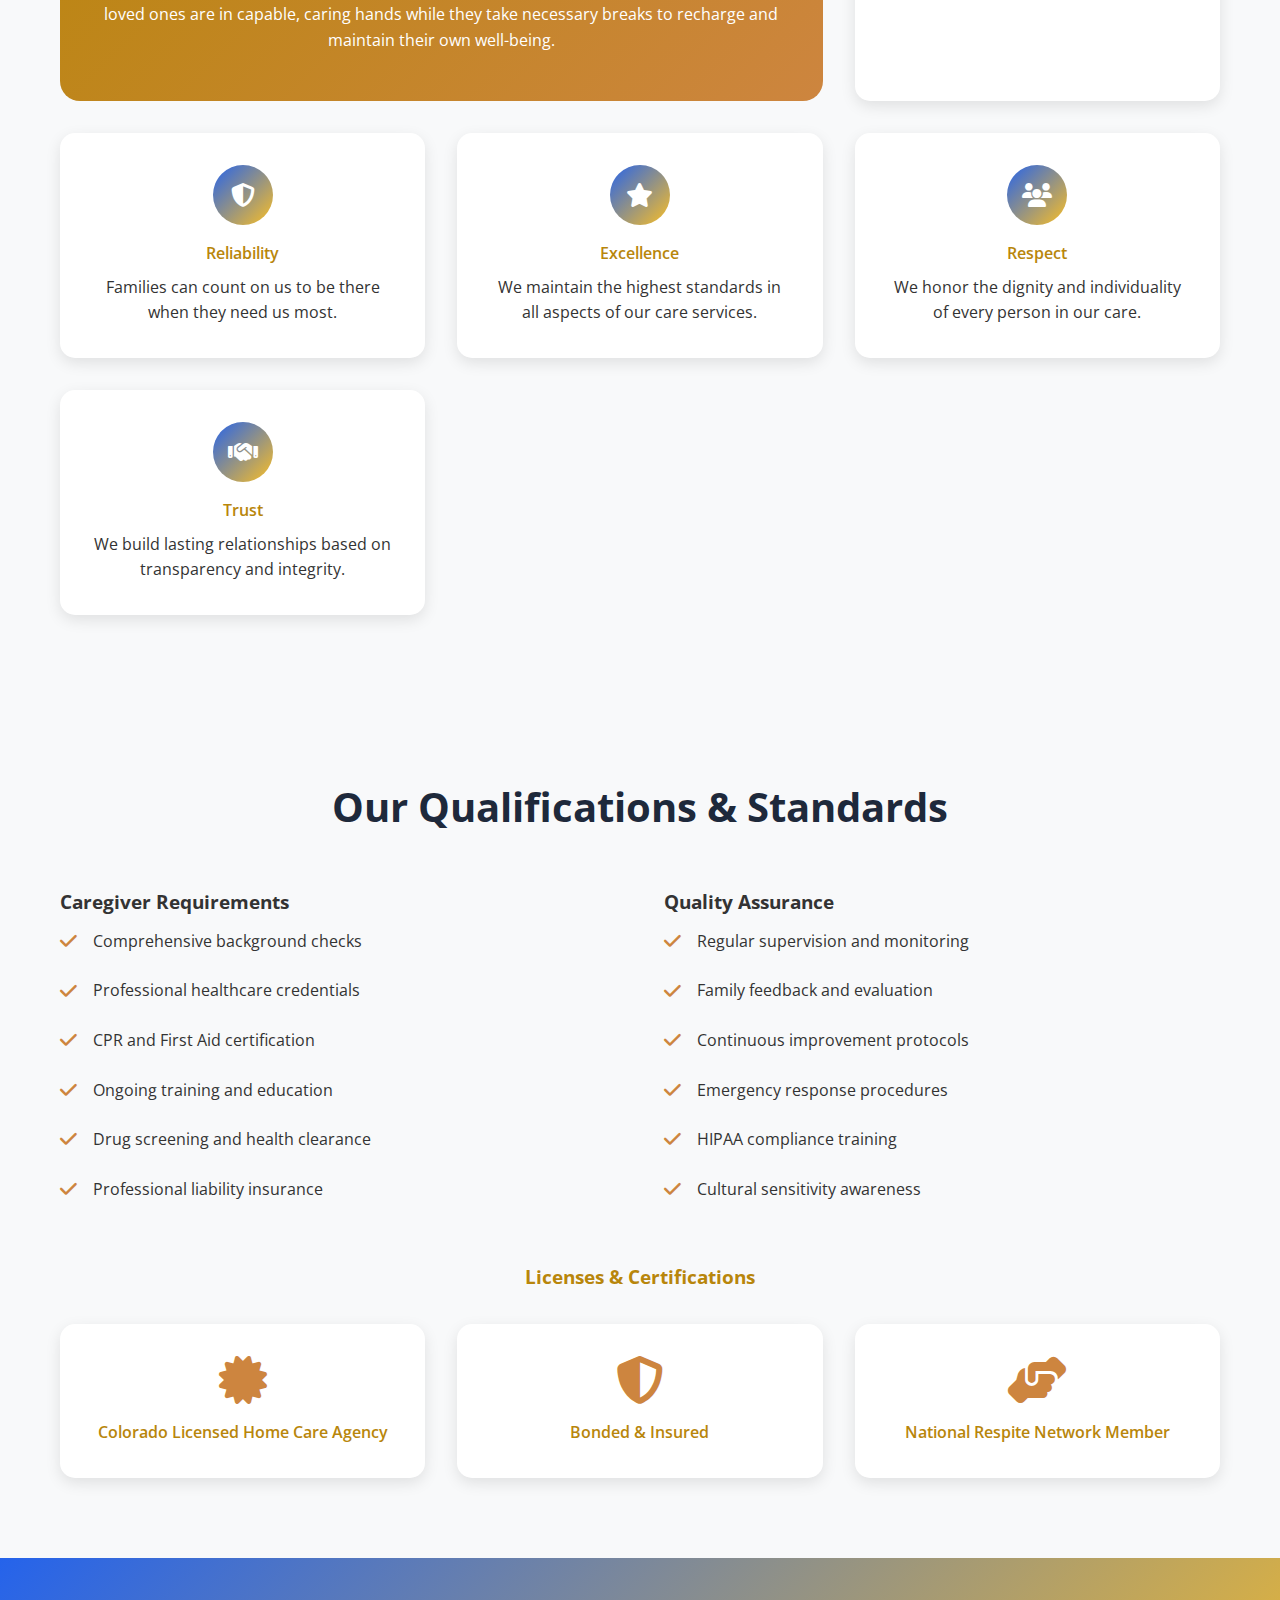
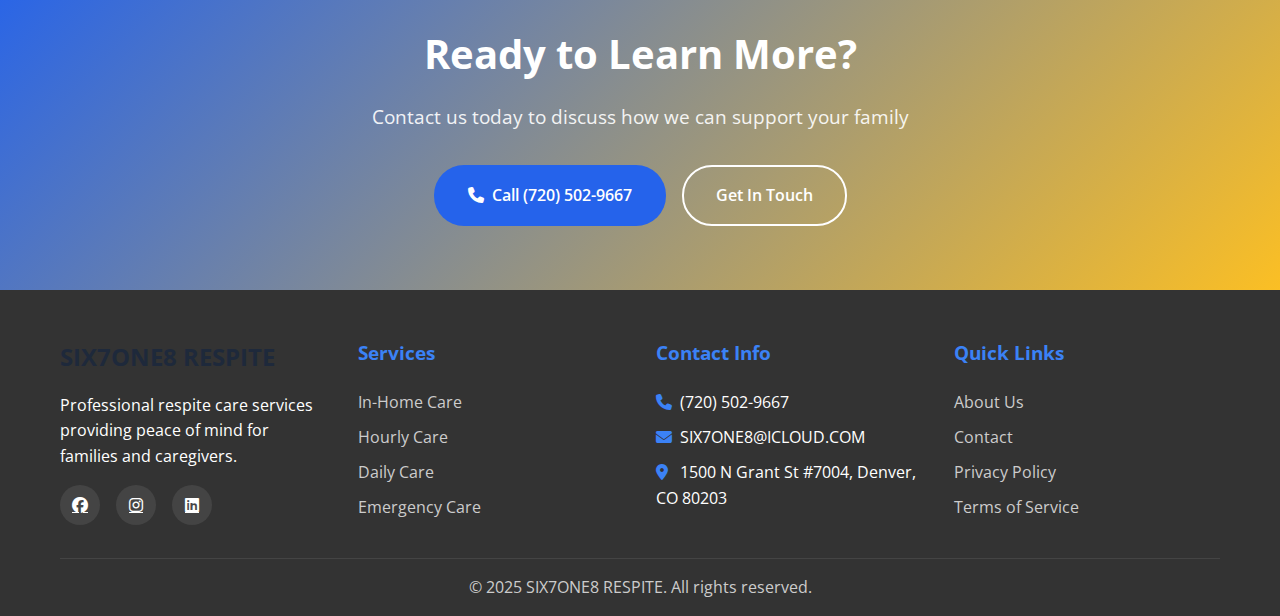
<file: about.html>
<!DOCTYPE html>
<html lang="en">
<head>
    <meta charset="UTF-8">
    <meta name="viewport" content="width=device-width, initial-scale=1.0">
    <meta name="description" content="Learn about SIX7ONE8 RESPITE - our mission, values, and experienced team dedicated to providing exceptional respite care services.">
    <title>About Us - SIX7ONE8 RESPITE</title>
    <link rel="stylesheet" href="css/style.css">
    <link href="https://fonts.googleapis.com/css2?family=Open+Sans:wght@300;400;600;700&display=swap" rel="stylesheet">
    <link rel="stylesheet" href="https://cdnjs.cloudflare.com/ajax/libs/font-awesome/6.4.0/css/all.min.css">
</head>
<body>
    <!-- Header -->
    <header class="header">
        <nav class="navbar">
            <div class="nav-container">
                <div class="logo">
                    <a href="index.html">
                        <img src="images/six7one8-logo.png" alt="SIX7ONE8 Logo" class="logo-img">
                        <span class="respite-text">RESPITE</span>
                    </a>
                </div>
                <div class="nav-menu" id="nav-menu">
                    <a href="index.html" class="nav-link">Home</a>
                    <a href="services.html" class="nav-link">Services</a>
                    <a href="about.html" class="nav-link">About</a>
                    <a href="contact.html" class="nav-link">Contact</a>
                </div>
                <div class="hamburger" id="hamburger">
                    <span class="bar"></span>
                    <span class="bar"></span>
                    <span class="bar"></span>
                </div>
            </div>
        </nav>
    </header>

    <!-- Hero Section -->
    <section class="page-hero">
        <div class="container">
            <div class="page-hero-content">
                <h1>About SIX7ONE8 RESPITE</h1>
                <p>Dedicated to providing compassionate, professional respite care services to families in the Atlanta area.</p>
            </div>
        </div>
    </section>

    <!-- Our Story -->
    <section class="our-story">
        <div class="container">
            <div class="story-content">
                <div class="story-text">
                    <h2>Our Story</h2>
                    <p class="story-intro">SIX7ONE8 RESPITE was founded with a simple yet powerful mission: to provide families and caregivers with the temporary relief they need while ensuring their loved ones receive the highest quality of care.</p>
                    
                    <p>We understand that caring for a family member with special needs, chronic illness, or age-related challenges can be both rewarding and overwhelming. Our founder experienced this firsthand as a caregiver, recognizing the crucial need for reliable, professional respite care services that families could trust.</p>
                    
                    <p>What started as a personal mission has grown into a comprehensive respite care service that serves families throughout the Denver area. We're proud to be a locally-owned business located at 1500 N Grant St #7004, Denver, CO 80203 that understands the unique needs of our community.</p>
                    
                    <div class="story-stats">
                        <div class="stat-item">
                            <h3>500+</h3>
                            <p>Families Served</p>
                        </div>
                        <div class="stat-item">
                            <h3>25+</h3>
                            <p>Years Experience</p>
                        </div>
                        <div class="stat-item">
                            <h3>24/7</h3>
                            <p>Available Support</p>
                        </div>
                    </div>
                </div>
                <div class="story-image">
                    <div class="image-placeholder">
                        <i class="fas fa-heart"></i>
                        <p>Our Mission</p>
                    </div>
                </div>
            </div>
        </div>
    </section>

    <!-- Mission & Values -->
    <section class="mission-values">
        <div class="container">
            <h2 class="section-title">Our Mission & Values</h2>
            <div class="values-grid">
                <div class="mission-card main-mission">
                    <div class="mission-icon">
                        <i class="fas fa-bullseye"></i>
                    </div>
                    <h3>Our Mission</h3>
                    <p>To provide exceptional respite care services that give families peace of mind, knowing their loved ones are in capable, caring hands while they take necessary breaks to recharge and maintain their own well-being.</p>
                </div>
                
                <div class="value-card">
                    <div class="value-icon">
                        <i class="fas fa-heart"></i>
                    </div>
                    <h4>Compassion</h4>
                    <p>We approach every client with empathy, understanding, and genuine care.</p>
                </div>
                
                <div class="value-card">
                    <div class="value-icon">
                        <i class="fas fa-shield-alt"></i>
                    </div>
                    <h4>Reliability</h4>
                    <p>Families can count on us to be there when they need us most.</p>
                </div>
                
                <div class="value-card">
                    <div class="value-icon">
                        <i class="fas fa-star"></i>
                    </div>
                    <h4>Excellence</h4>
                    <p>We maintain the highest standards in all aspects of our care services.</p>
                </div>
                
                <div class="value-card">
                    <div class="value-icon">
                        <i class="fas fa-users"></i>
                    </div>
                    <h4>Respect</h4>
                    <p>We honor the dignity and individuality of every person in our care.</p>
                </div>
                
                <div class="value-card">
                    <div class="value-icon">
                        <i class="fas fa-handshake"></i>
                    </div>
                    <h4>Trust</h4>
                    <p>We build lasting relationships based on transparency and integrity.</p>
                </div>
            </div>
        </div>
    </section>



    <!-- Qualifications -->
    <section class="qualifications">
        <div class="container">
            <h2 class="section-title">Our Qualifications & Standards</h2>
            <div class="qualifications-content">
                <div class="qual-text">
                    <h3>Caregiver Requirements</h3>
                    <ul class="qual-list">
                        <li><i class="fas fa-check"></i> Comprehensive background checks</li>
                        <li><i class="fas fa-check"></i> Professional healthcare credentials</li>
                        <li><i class="fas fa-check"></i> CPR and First Aid certification</li>
                        <li><i class="fas fa-check"></i> Ongoing training and education</li>
                        <li><i class="fas fa-check"></i> Drug screening and health clearance</li>
                        <li><i class="fas fa-check"></i> Professional liability insurance</li>
                    </ul>
                </div>
                
                <div class="qual-text">
                    <h3>Quality Assurance</h3>
                    <ul class="qual-list">
                        <li><i class="fas fa-check"></i> Regular supervision and monitoring</li>
                        <li><i class="fas fa-check"></i> Family feedback and evaluation</li>
                        <li><i class="fas fa-check"></i> Continuous improvement protocols</li>
                        <li><i class="fas fa-check"></i> Emergency response procedures</li>
                        <li><i class="fas fa-check"></i> HIPAA compliance training</li>
                        <li><i class="fas fa-check"></i> Cultural sensitivity awareness</li>
                    </ul>
                </div>
            </div>
            
            <div class="certifications">
                <h3>Licenses & Certifications</h3>
                <div class="cert-grid">
                    <div class="cert-item">
                        <i class="fas fa-certificate"></i>
                        <p>Colorado Licensed Home Care Agency</p>
                    </div>
                    <div class="cert-item">
                        <i class="fas fa-shield-alt"></i>
                        <p>Bonded & Insured</p>
                    </div>
                    <div class="cert-item">
                        <i class="fas fa-hands-helping"></i>
                        <p>National Respite Network Member</p>
                    </div>
                </div>
            </div>
        </div>
    </section>



    <!-- Call to Action -->
    <section class="cta">
        <div class="container">
            <div class="cta-content">
                <h2>Ready to Learn More?</h2>
                <p>Contact us today to discuss how we can support your family</p>
                <div class="cta-buttons">
                    <a href="tel:720-502-9667" class="btn btn-primary">
                        <i class="fas fa-phone"></i> Call (720) 502-9667
                    </a>
                    <a href="contact.html" class="btn btn-outline">Get In Touch</a>
                </div>
            </div>
        </div>
    </section>

    <!-- Footer -->
    <footer class="footer">
        <div class="container">
            <div class="footer-content">
                <div class="footer-section">
                    <h3>SIX7ONE8 RESPITE</h3>
                    <p>Professional respite care services providing peace of mind for families and caregivers.</p>
                    <div class="social-links">
                        <a href="#" aria-label="Facebook"><i class="fab fa-facebook"></i></a>
                        <a href="#" aria-label="Instagram"><i class="fab fa-instagram"></i></a>
                        <a href="#" aria-label="LinkedIn"><i class="fab fa-linkedin"></i></a>
                    </div>
                </div>
                <div class="footer-section">
                    <h4>Services</h4>
                    <ul>
                        <li><a href="services.html">In-Home Care</a></li>
                        <li><a href="services.html">Hourly Care</a></li>
                        <li><a href="services.html">Daily Care</a></li>
                        <li><a href="services.html">Emergency Care</a></li>
                    </ul>
                </div>
                <div class="footer-section">
                    <h4>Contact Info</h4>
                    <ul>
                        <li><i class="fas fa-phone"></i> (720) 502-9667</li>
                        <li><i class="fas fa-envelope"></i> SIX7ONE8@ICLOUD.COM</li>
                        <li><i class="fas fa-map-marker-alt"></i> 1500 N Grant St #7004, Denver, CO 80203</li>
                    </ul>
                </div>
                <div class="footer-section">
                    <h4>Quick Links</h4>
                    <ul>
                        <li><a href="about.html">About Us</a></li>
                        <li><a href="contact.html">Contact</a></li>
                        <li><a href="#">Privacy Policy</a></li>
                        <li><a href="#">Terms of Service</a></li>
                    </ul>
                </div>
            </div>
            <div class="footer-bottom">
                <p>&copy; 2025 SIX7ONE8 RESPITE. All rights reserved.</p>
            </div>
        </div>
    </footer>

    <script src="js/script.js"></script>
</body>
</html>
</file>
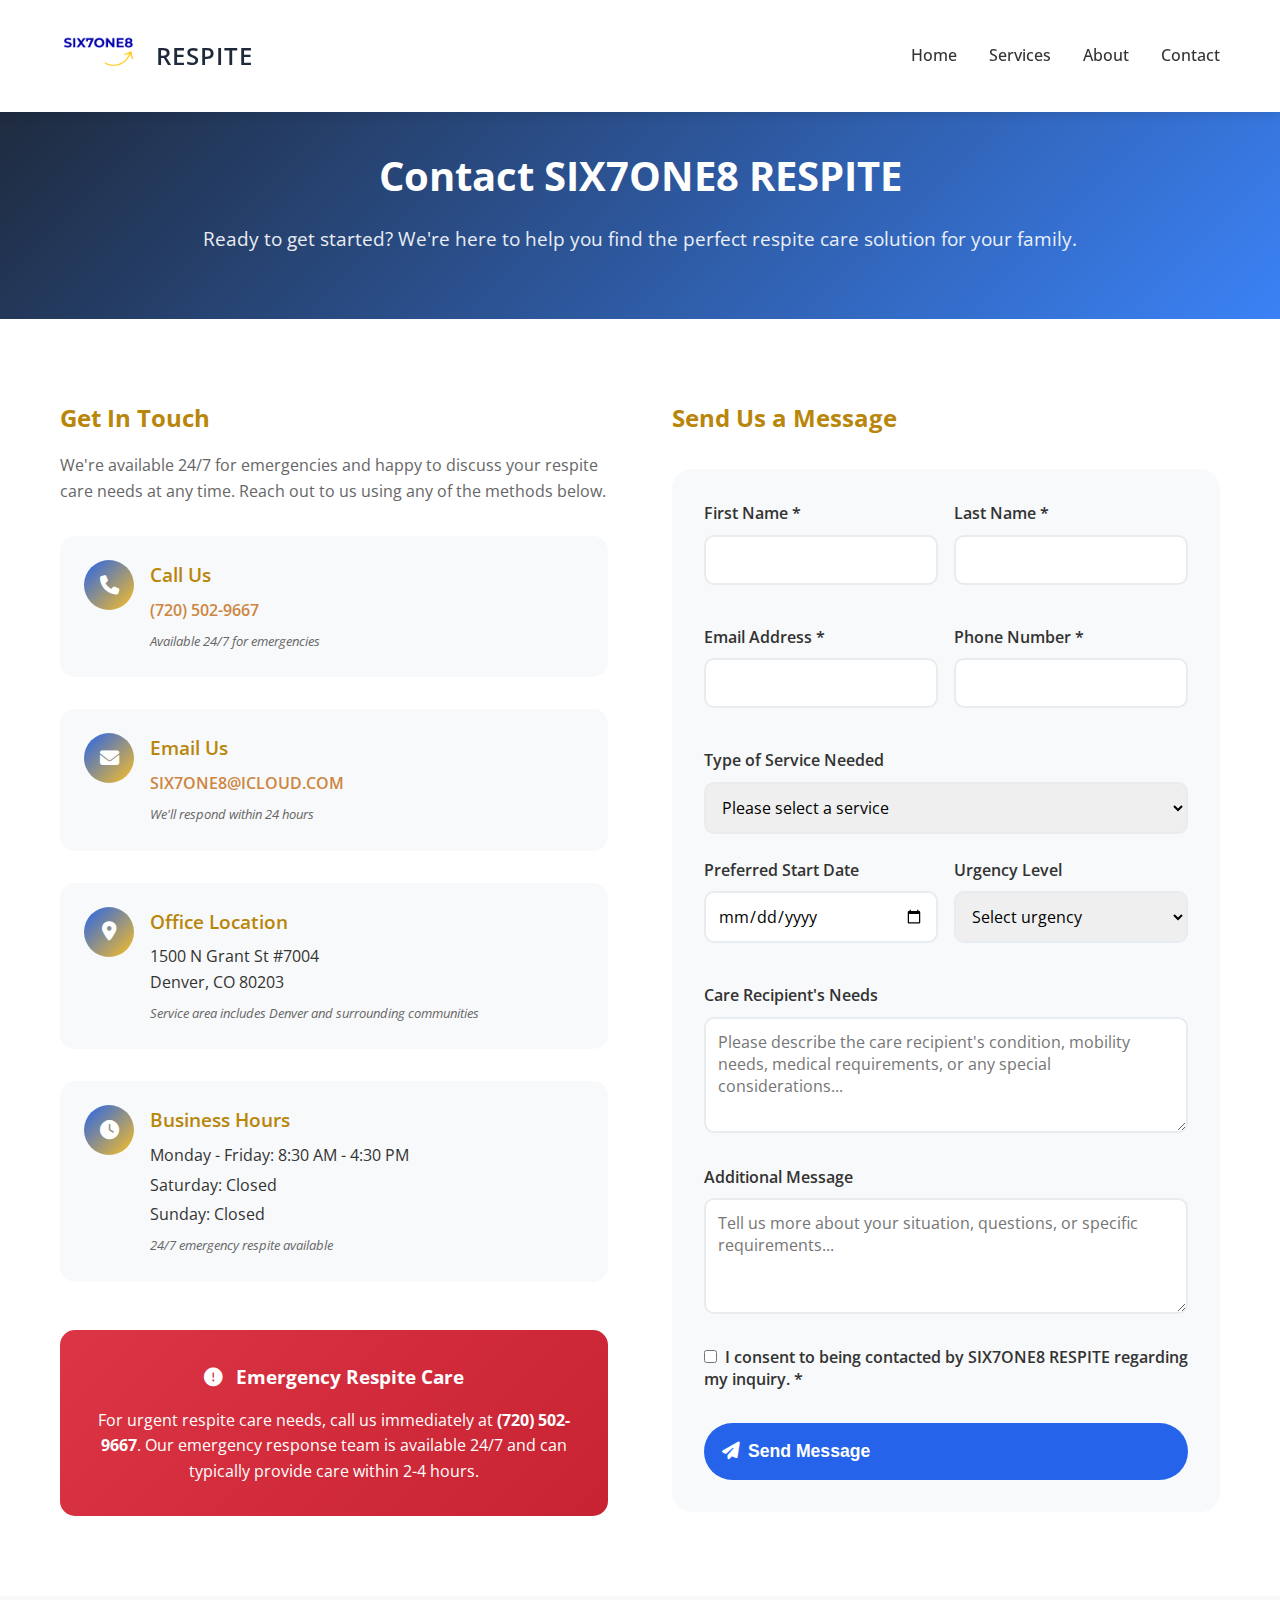
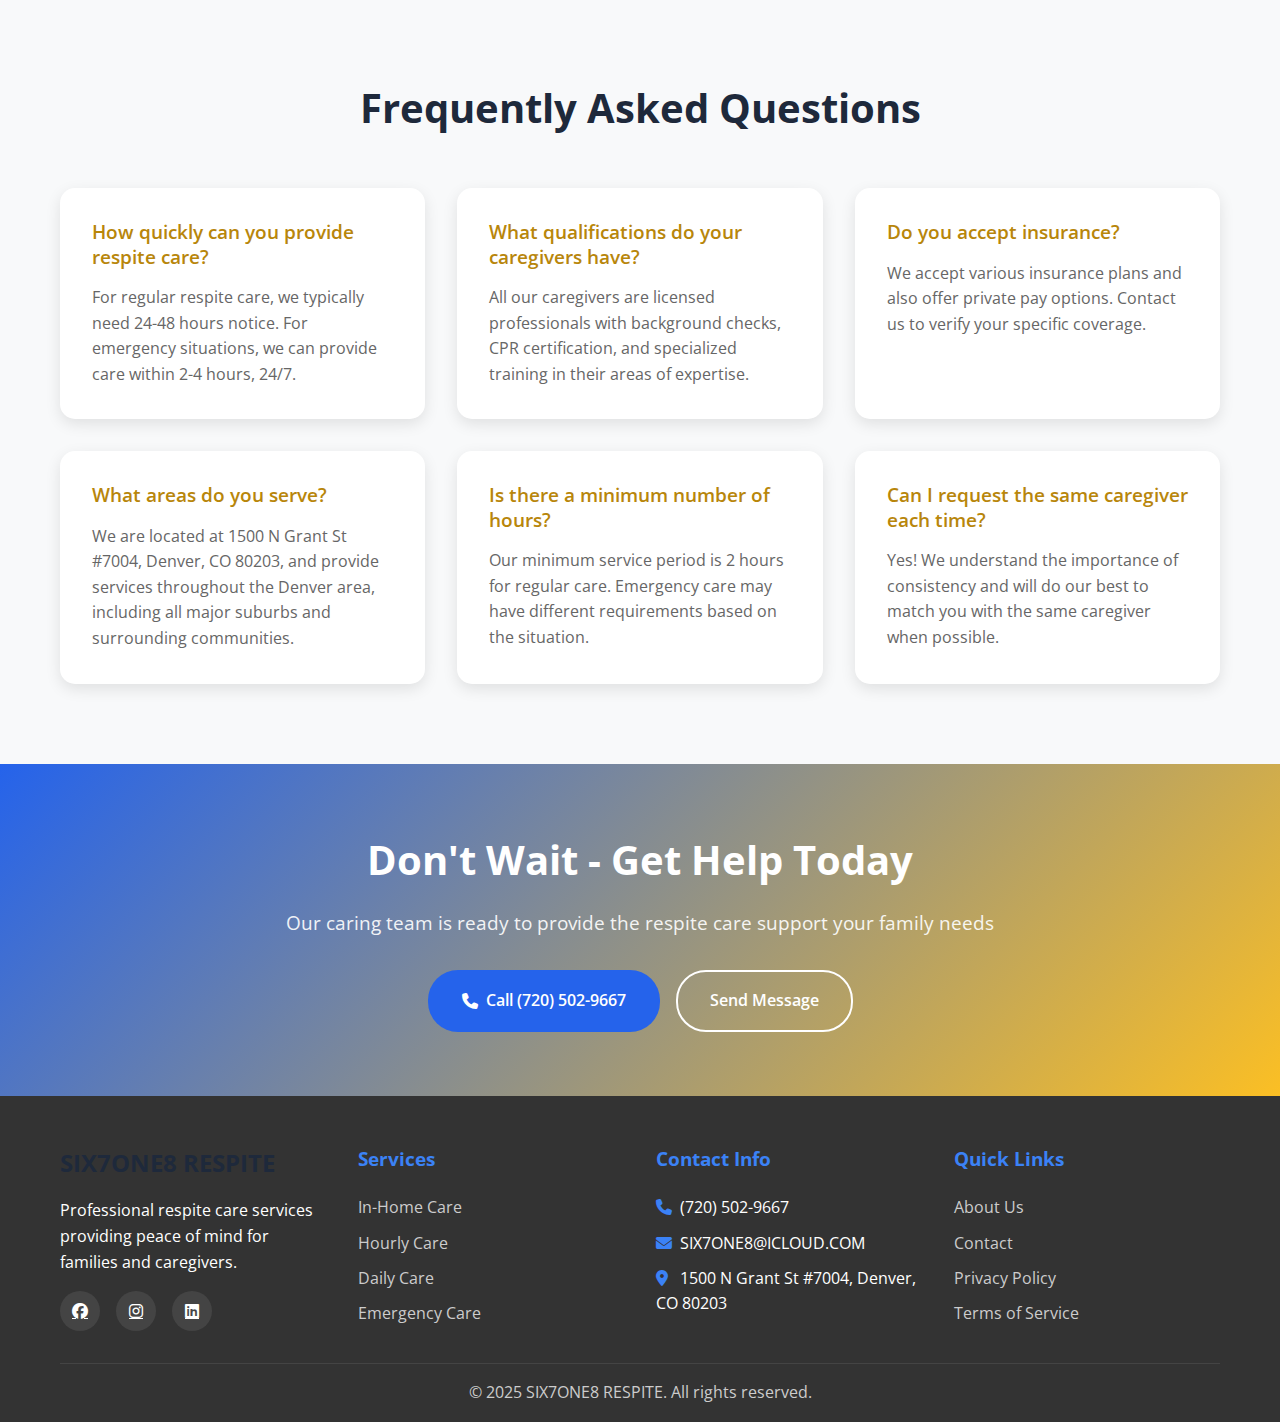
<file: contact.html>
<!DOCTYPE html>
<html lang="en">
<head>
    <meta charset="UTF-8">
    <meta name="viewport" content="width=device-width, initial-scale=1.0">
    <meta name="description" content="Contact SIX7ONE8 RESPITE for professional respite care services. Call us, send a message, or schedule a consultation today.">
    <title>Contact Us - SIX7ONE8 RESPITE</title>
    <link rel="stylesheet" href="css/style.css">
    <link href="https://fonts.googleapis.com/css2?family=Open+Sans:wght@300;400;600;700&display=swap" rel="stylesheet">
    <link rel="stylesheet" href="https://cdnjs.cloudflare.com/ajax/libs/font-awesome/6.4.0/css/all.min.css">
</head>
<body>
    <!-- Header -->
    <header class="header">
        <nav class="navbar">
            <div class="nav-container">
                <div class="logo">
                    <a href="index.html">
                        <img src="images/six7one8-logo.png" alt="SIX7ONE8 Logo" class="logo-img">
                        <span class="respite-text">RESPITE</span>
                    </a>
                </div>
                <div class="nav-menu" id="nav-menu">
                    <a href="index.html" class="nav-link">Home</a>
                    <a href="services.html" class="nav-link">Services</a>
                    <a href="about.html" class="nav-link">About</a>
                    <a href="contact.html" class="nav-link">Contact</a>
                </div>
                <div class="hamburger" id="hamburger">
                    <span class="bar"></span>
                    <span class="bar"></span>
                    <span class="bar"></span>
                </div>
            </div>
        </nav>
    </header>

    <!-- Hero Section -->
    <section class="page-hero">
        <div class="container">
            <div class="page-hero-content">
                <h1>Contact SIX7ONE8 RESPITE</h1>
                <p>Ready to get started? We're here to help you find the perfect respite care solution for your family.</p>
            </div>
        </div>
    </section>

    <!-- Contact Section -->
    <section class="contact-section">
        <div class="container">
            <div class="contact-content">
                <!-- Contact Information -->
                <div class="contact-info">
                    <h2>Get In Touch</h2>
                    <p class="contact-intro">We're available 24/7 for emergencies and happy to discuss your respite care needs at any time. Reach out to us using any of the methods below.</p>
                    
                    <div class="contact-methods">
                        <div class="contact-method">
                            <div class="method-icon">
                                <i class="fas fa-phone"></i>
                            </div>
                            <div class="method-info">
                                <h3>Call Us</h3>
                                <p><a href="tel:720-502-9667">(720) 502-9667</a></p>
                                <small>Available 24/7 for emergencies</small>
                            </div>
                        </div>
                        
                        <div class="contact-method">
                            <div class="method-icon">
                                <i class="fas fa-envelope"></i>
                            </div>
                            <div class="method-info">
                                <h3>Email Us</h3>
                                <p><a href="mailto:SIX7ONE8@ICLOUD.COM">SIX7ONE8@ICLOUD.COM</a></p>
                                <small>We'll respond within 24 hours</small>
                            </div>
                        </div>
                        
                        <div class="contact-method">
                            <div class="method-icon">
                                <i class="fas fa-map-marker-alt"></i>
                            </div>
                            <div class="method-info">
                                <h3>Office Location</h3>
                                <p>1500 N Grant St #7004<br>Denver, CO 80203</p>
                                <small>Service area includes Denver and surrounding communities</small>
                            </div>
                        </div>
                        
                        <div class="contact-method">
                            <div class="method-icon">
                                <i class="fas fa-clock"></i>
                            </div>
                            <div class="method-info">
                                <h3>Business Hours</h3>
                                <p>Monday - Friday: 8:30 AM - 4:30 PM</p>
                                <p>Saturday: Closed</p>
                                <p>Sunday: Closed</p>
                                <small>24/7 emergency respite available</small>
                            </div>
                        </div>
                    </div>
                    
                    <div class="emergency-notice">
                        <h3><i class="fas fa-exclamation-circle"></i> Emergency Respite Care</h3>
                        <p>For urgent respite care needs, call us immediately at <strong>(720) 502-9667</strong>. Our emergency response team is available 24/7 and can typically provide care within 2-4 hours.</p>
                    </div>
                </div>

                <!-- Contact Form -->
                <div class="contact-form-container">
                    <h2>Send Us a Message</h2>
                    <form class="contact-form" id="contactForm" action="mailto:SIX7ONE8@ICLOUD.COM" method="post" enctype="text/plain">
                        <div class="form-row">
                            <div class="form-group">
                                <label for="firstName">First Name *</label>
                                <input type="text" id="firstName" name="firstName" required>
                            </div>
                            <div class="form-group">
                                <label for="lastName">Last Name *</label>
                                <input type="text" id="lastName" name="lastName" required>
                            </div>
                        </div>
                        
                        <div class="form-row">
                            <div class="form-group">
                                <label for="email">Email Address *</label>
                                <input type="email" id="email" name="email" required>
                            </div>
                            <div class="form-group">
                                <label for="phone">Phone Number *</label>
                                <input type="tel" id="phone" name="phone" required>
                            </div>
                        </div>
                        
                        <div class="form-group">
                            <label for="serviceType">Type of Service Needed</label>
                            <select id="serviceType" name="serviceType">
                                <option value="">Please select a service</option>
                                <option value="hourly">Hourly Care</option>
                                <option value="daily">Daily Care</option>
                                <option value="emergency">Emergency Care</option>
                                <option value="inhome">In-Home Care</option>
                                <option value="specialized">Specialized Care</option>
                                <option value="consultation">Free Consultation</option>
                            </select>
                        </div>
                        
                        <div class="form-row">
                            <div class="form-group">
                                <label for="startDate">Preferred Start Date</label>
                                <input type="date" id="startDate" name="startDate">
                            </div>
                            <div class="form-group">
                                <label for="urgency">Urgency Level</label>
                                <select id="urgency" name="urgency">
                                    <option value="">Select urgency</option>
                                    <option value="immediate">Immediate (within 24 hours)</option>
                                    <option value="soon">Soon (within a week)</option>
                                    <option value="planning">Planning ahead</option>
                                </select>
                            </div>
                        </div>
                        
                        <div class="form-group">
                            <label for="careNeeds">Care Recipient's Needs</label>
                            <textarea id="careNeeds" name="careNeeds" rows="4" placeholder="Please describe the care recipient's condition, mobility needs, medical requirements, or any special considerations..."></textarea>
                        </div>
                        
                        <div class="form-group">
                            <label for="message">Additional Message</label>
                            <textarea id="message" name="message" rows="4" placeholder="Tell us more about your situation, questions, or specific requirements..."></textarea>
                        </div>
                        
                        <div class="form-group checkbox-group">
                            <label class="checkbox-label">
                                <input type="checkbox" id="consent" name="consent" required>
                                <span class="checkmark"></span>
                                I consent to being contacted by SIX7ONE8 RESPITE regarding my inquiry. *
                            </label>
                        </div>
                        
                        <button type="submit" class="btn btn-primary submit-btn">
                            <i class="fas fa-paper-plane"></i> Send Message
                        </button>
                    </form>
                </div>
            </div>
        </div>
    </section>

    <!-- FAQ Section -->
    <section class="faq-section">
        <div class="container">
            <h2 class="section-title">Frequently Asked Questions</h2>
            <div class="faq-grid">
                <div class="faq-item">
                    <h3>How quickly can you provide respite care?</h3>
                    <p>For regular respite care, we typically need 24-48 hours notice. For emergency situations, we can provide care within 2-4 hours, 24/7.</p>
                </div>
                
                <div class="faq-item">
                    <h3>What qualifications do your caregivers have?</h3>
                    <p>All our caregivers are licensed professionals with background checks, CPR certification, and specialized training in their areas of expertise.</p>
                </div>
                
                <div class="faq-item">
                    <h3>Do you accept insurance?</h3>
                    <p>We accept various insurance plans and also offer private pay options. Contact us to verify your specific coverage.</p>
                </div>
                
                <div class="faq-item">
                    <h3>What areas do you serve?</h3>
                    <p>We are located at 1500 N Grant St #7004, Denver, CO 80203, and provide services throughout the Denver area, including all major suburbs and surrounding communities.</p>
                </div>
                
                <div class="faq-item">
                    <h3>Is there a minimum number of hours?</h3>
                    <p>Our minimum service period is 2 hours for regular care. Emergency care may have different requirements based on the situation.</p>
                </div>
                
                <div class="faq-item">
                    <h3>Can I request the same caregiver each time?</h3>
                    <p>Yes! We understand the importance of consistency and will do our best to match you with the same caregiver when possible.</p>
                </div>
            </div>
        </div>
    </section>

    <!-- Call to Action -->
    <section class="cta">
        <div class="container">
            <div class="cta-content">
                <h2>Don't Wait - Get Help Today</h2>
                <p>Our caring team is ready to provide the respite care support your family needs</p>
                <div class="cta-buttons">
                    <a href="tel:720-502-9667" class="btn btn-primary">
                        <i class="fas fa-phone"></i> Call (720) 502-9667
                    </a>
                    <a href="#contactForm" class="btn btn-outline">Send Message</a>
                </div>
            </div>
        </div>
    </section>

    <!-- Footer -->
    <footer class="footer">
        <div class="container">
            <div class="footer-content">
                <div class="footer-section">
                    <h3>SIX7ONE8 RESPITE</h3>
                    <p>Professional respite care services providing peace of mind for families and caregivers.</p>
                    <div class="social-links">
                        <a href="#" aria-label="Facebook"><i class="fab fa-facebook"></i></a>
                        <a href="#" aria-label="Instagram"><i class="fab fa-instagram"></i></a>
                        <a href="#" aria-label="LinkedIn"><i class="fab fa-linkedin"></i></a>
                    </div>
                </div>
                <div class="footer-section">
                    <h4>Services</h4>
                    <ul>
                        <li><a href="services.html">In-Home Care</a></li>
                        <li><a href="services.html">Hourly Care</a></li>
                        <li><a href="services.html">Daily Care</a></li>
                        <li><a href="services.html">Emergency Care</a></li>
                    </ul>
                </div>
                <div class="footer-section">
                    <h4>Contact Info</h4>
                    <ul>
                        <li><i class="fas fa-phone"></i> (720) 502-9667</li>
                        <li><i class="fas fa-envelope"></i> SIX7ONE8@ICLOUD.COM</li>
                        <li><i class="fas fa-map-marker-alt"></i> 1500 N Grant St #7004, Denver, CO 80203</li>
                    </ul>
                </div>
                <div class="footer-section">
                    <h4>Quick Links</h4>
                    <ul>
                        <li><a href="about.html">About Us</a></li>
                        <li><a href="contact.html">Contact</a></li>
                        <li><a href="#">Privacy Policy</a></li>
                        <li><a href="#">Terms of Service</a></li>
                    </ul>
                </div>
            </div>
            <div class="footer-bottom">
                <p>&copy; 2025 SIX7ONE8 RESPITE. All rights reserved.</p>
            </div>
        </div>
    </footer>

    <script src="js/script.js"></script>
</body>
</html>
</file>
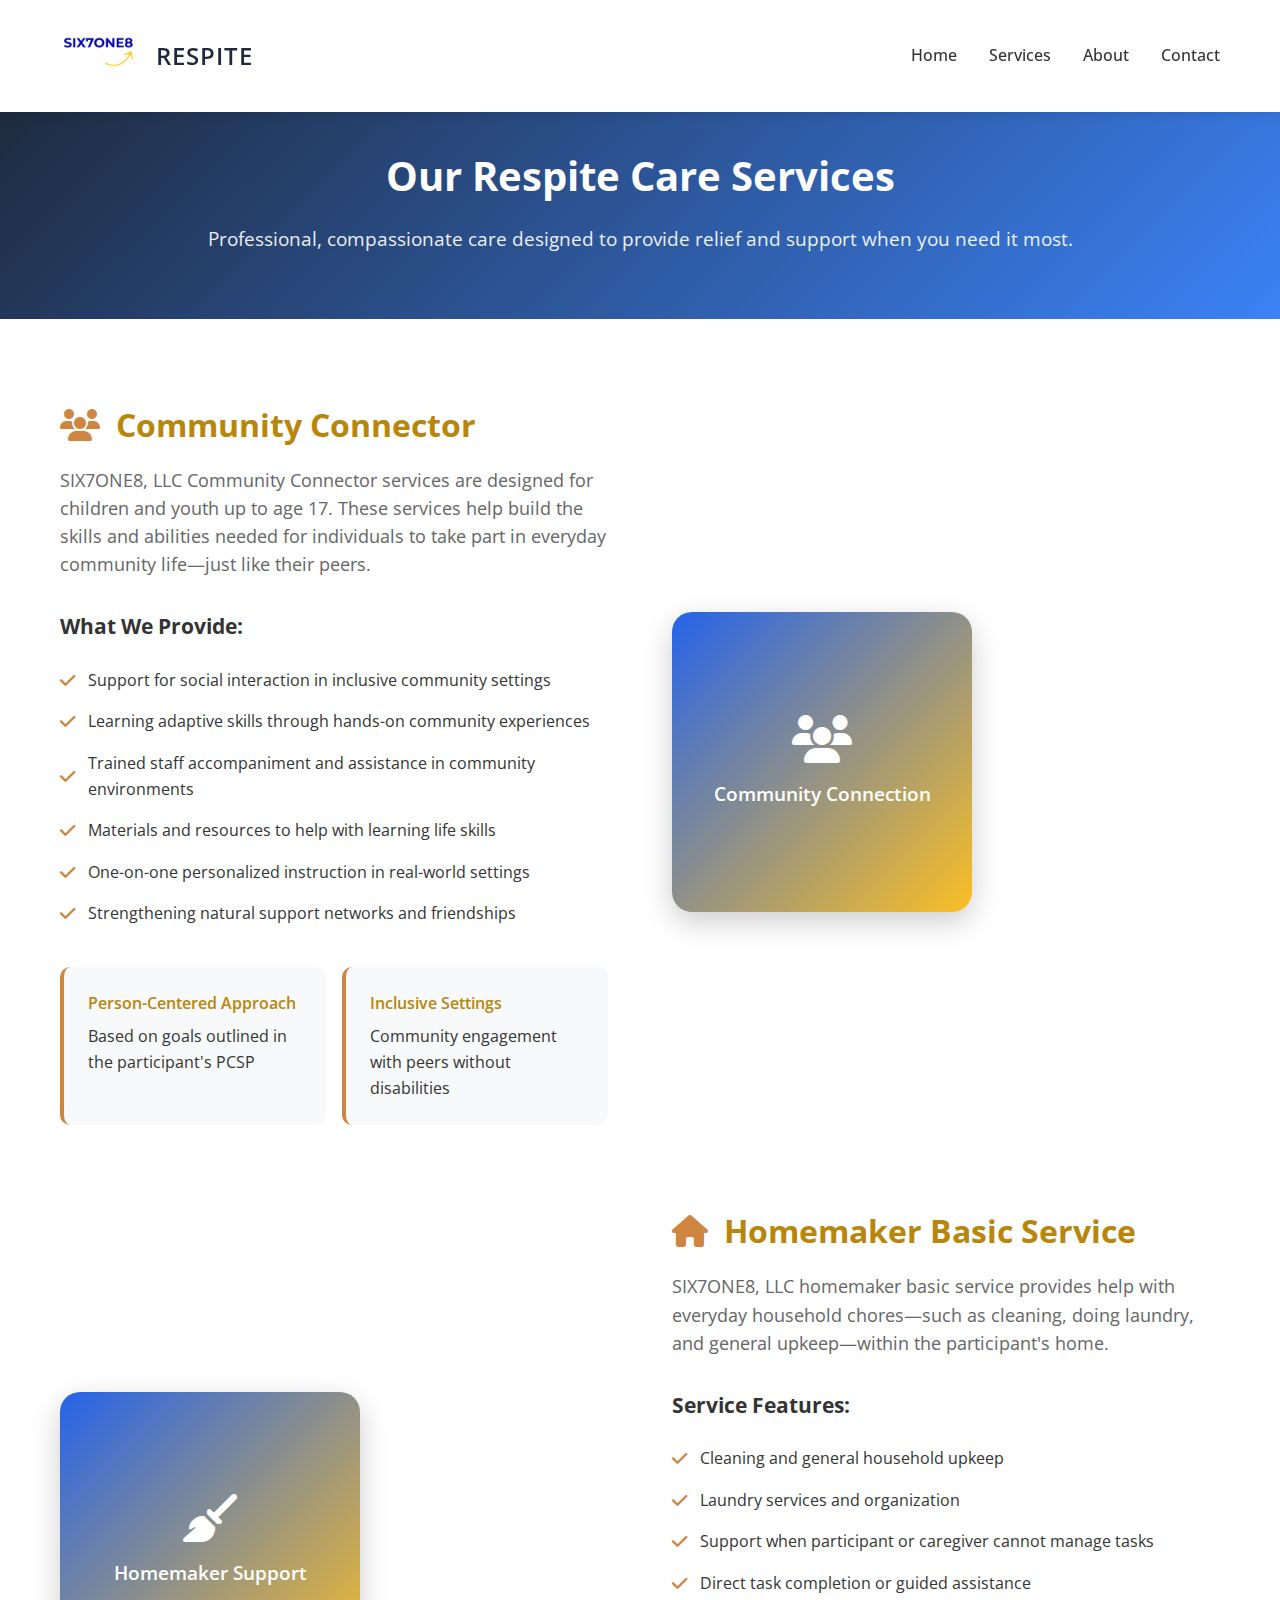
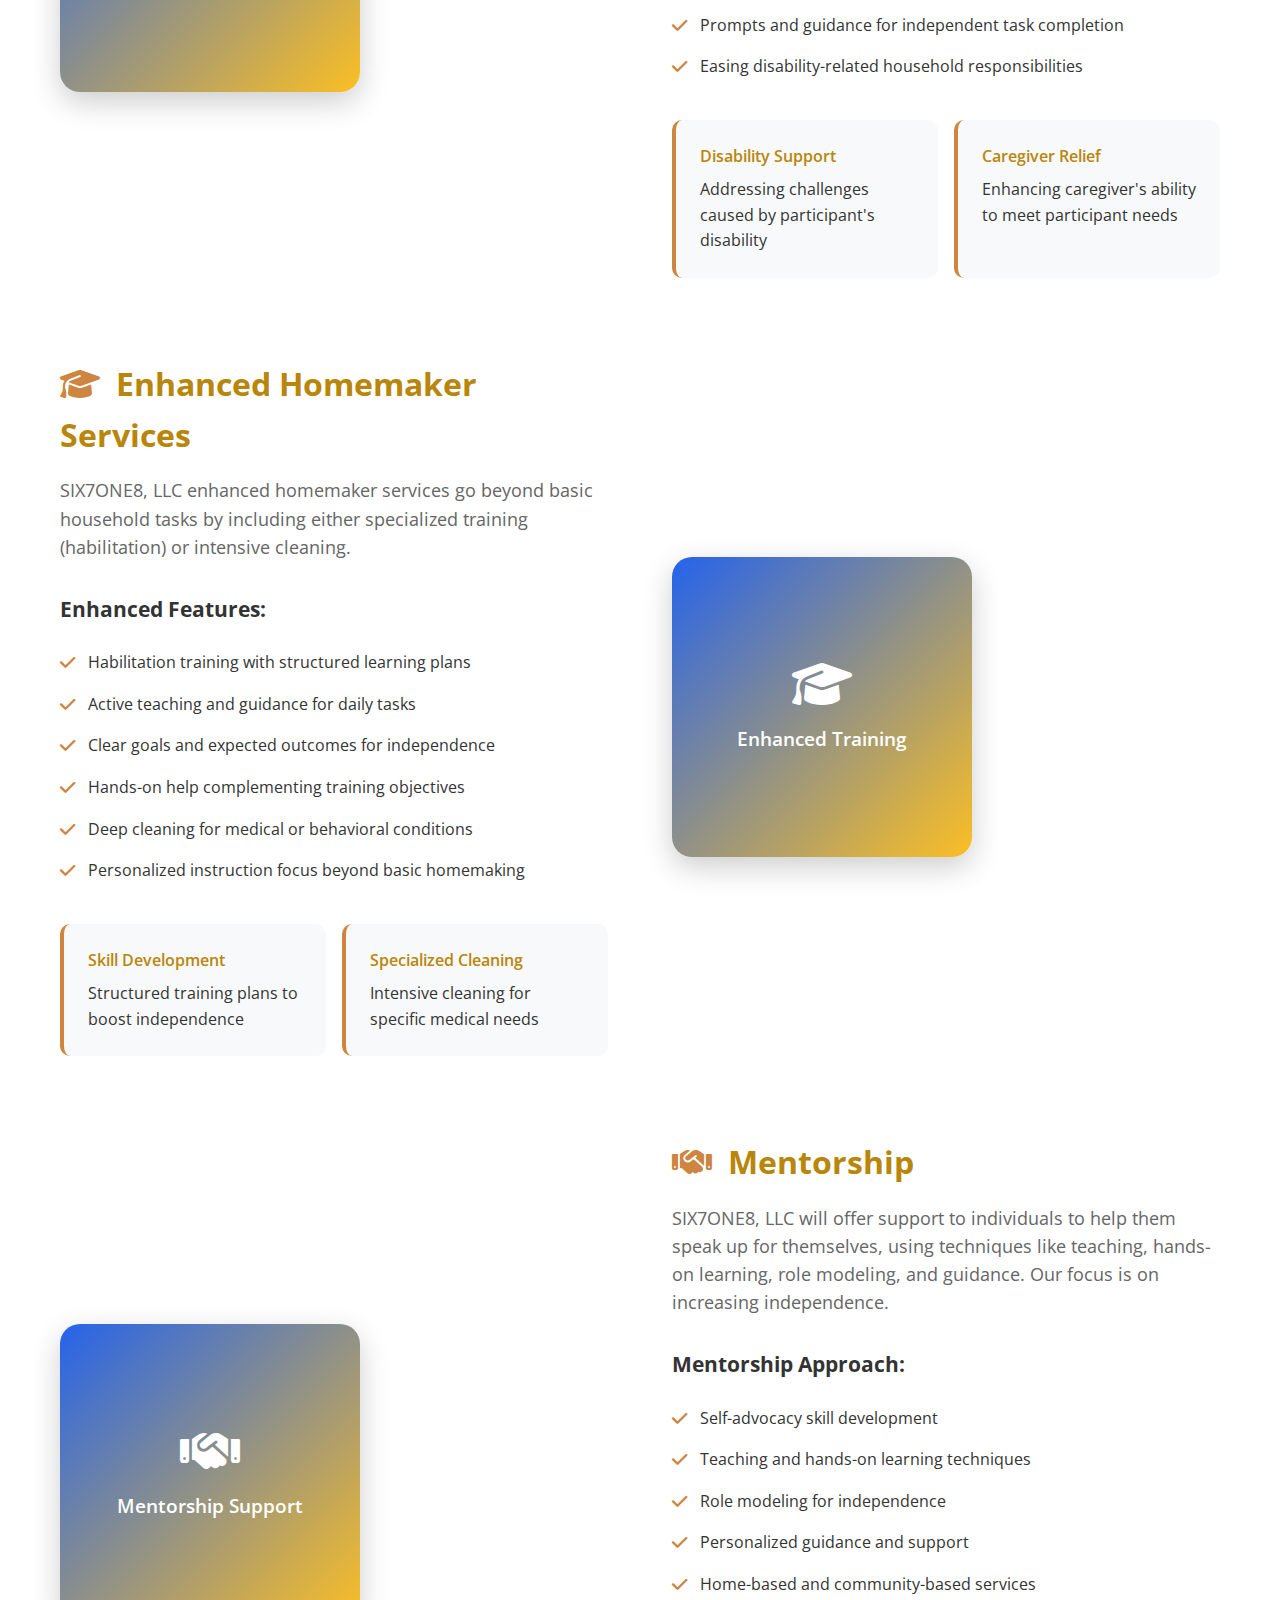
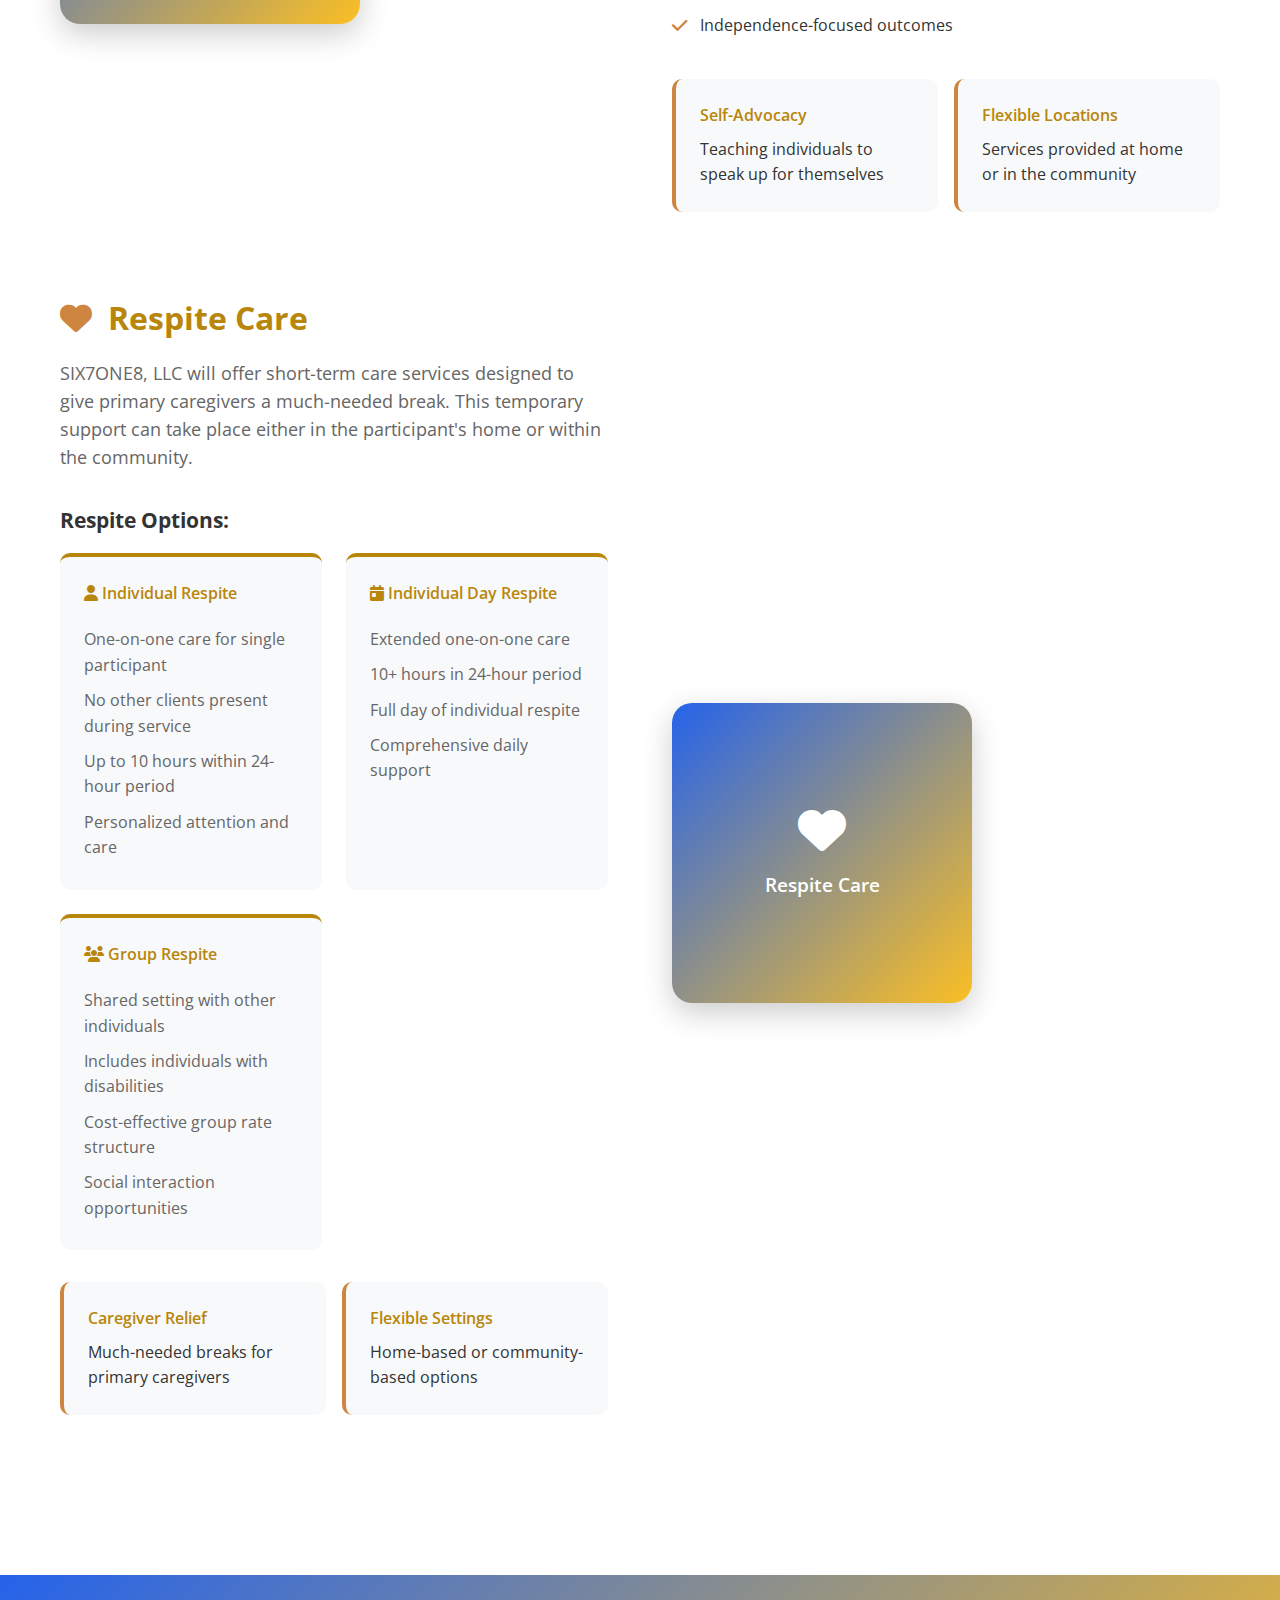
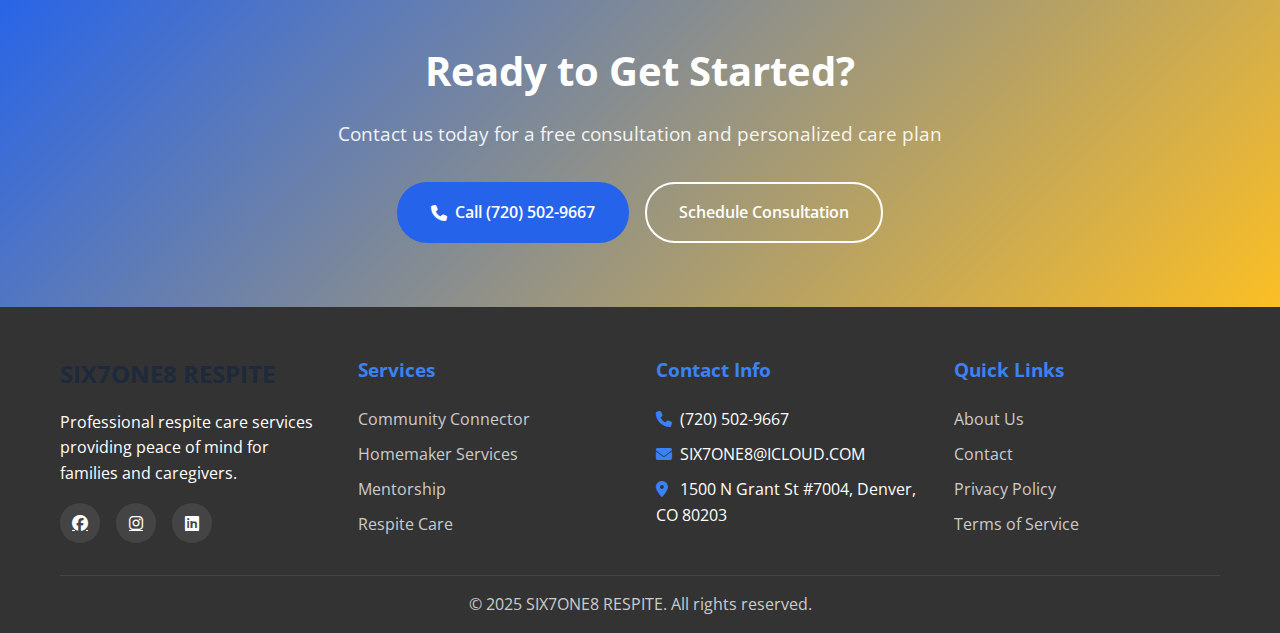
<file: services.html>
<!DOCTYPE html>
<html lang="en">
<head>
    <meta charset="UTF-8">
    <meta name="viewport" content="width=device-width, initial-scale=1.0">
    <meta name="description" content="Comprehensive respite care services including in-home care, hourly care, emergency support, and specialized programs.">
    <title>Our Services - SIX7ONE8 RESPITE</title>
    <link rel="stylesheet" href="css/style.css">
    <link href="https://fonts.googleapis.com/css2?family=Open+Sans:wght@300;400;600;700&display=swap" rel="stylesheet">
    <link rel="stylesheet" href="https://cdnjs.cloudflare.com/ajax/libs/font-awesome/6.4.0/css/all.min.css">
</head>
<body>
    <!-- Header -->
    <header class="header">
        <nav class="navbar">
            <div class="nav-container">
                <div class="logo">
                    <a href="index.html">
                        <img src="images/six7one8-logo.png" alt="SIX7ONE8 Logo" class="logo-img">
                        <span class="respite-text">RESPITE</span>
                    </a>
                </div>
                <div class="nav-menu" id="nav-menu">
                    <a href="index.html" class="nav-link">Home</a>
                    <a href="services.html" class="nav-link">Services</a>
                    <a href="about.html" class="nav-link">About</a>
                    <a href="contact.html" class="nav-link">Contact</a>
                </div>
                <div class="hamburger" id="hamburger">
                    <span class="bar"></span>
                    <span class="bar"></span>
                    <span class="bar"></span>
                </div>
            </div>
        </nav>
    </header>

    <!-- Hero Section -->
    <section class="page-hero">
        <div class="container">
            <div class="page-hero-content">
                <h1>Our Respite Care Services</h1>
                <p>Professional, compassionate care designed to provide relief and support when you need it most.</p>
            </div>
        </div>
    </section>

    <!-- Services Detail -->
    <section class="services-detail">
        <div class="container">
            <!-- Community Connector -->
            <div class="service-detail">
                <div class="service-content">
                    <div class="service-text">
                        <h2><i class="fas fa-users"></i> Community Connector</h2>
                        <p class="service-intro">SIX7ONE8, LLC Community Connector services are designed for children and youth up to age 17. These services help build the skills and abilities needed for individuals to take part in everyday community life—just like their peers.</p>
                        
                        <h3>What We Provide:</h3>
                        <ul class="service-list">
                            <li><i class="fas fa-check"></i> Support for social interaction in inclusive community settings</li>
                            <li><i class="fas fa-check"></i> Learning adaptive skills through hands-on community experiences</li>
                            <li><i class="fas fa-check"></i> Trained staff accompaniment and assistance in community environments</li>
                            <li><i class="fas fa-check"></i> Materials and resources to help with learning life skills</li>
                            <li><i class="fas fa-check"></i> One-on-one personalized instruction in real-world settings</li>
                            <li><i class="fas fa-check"></i> Strengthening natural support networks and friendships</li>
                        </ul>

                        <div class="service-features">
                            <div class="feature-box">
                                <h4>Person-Centered Approach</h4>
                                <p>Based on goals outlined in the participant's PCSP</p>
                            </div>
                            <div class="feature-box">
                                <h4>Inclusive Settings</h4>
                                <p>Community engagement with peers without disabilities</p>
                            </div>
                        </div>
                    </div>
                    <div class="service-image">
                        <div class="image-placeholder">
                            <i class="fas fa-users"></i>
                            <p>Community Connection</p>
                        </div>
                    </div>
                </div>
            </div>

            <!-- Homemaker Basic Service -->
            <div class="service-detail reverse">
                <div class="service-content">
                    <div class="service-text">
                        <h2><i class="fas fa-home"></i> Homemaker Basic Service</h2>
                        <p class="service-intro">SIX7ONE8, LLC homemaker basic service provides help with everyday household chores—such as cleaning, doing laundry, and general upkeep—within the participant's home.</p>
                        
                        <h3>Service Features:</h3>
                        <ul class="service-list">
                            <li><i class="fas fa-check"></i> Cleaning and general household upkeep</li>
                            <li><i class="fas fa-check"></i> Laundry services and organization</li>
                            <li><i class="fas fa-check"></i> Support when participant or caregiver cannot manage tasks</li>
                            <li><i class="fas fa-check"></i> Direct task completion or guided assistance</li>
                            <li><i class="fas fa-check"></i> Prompts and guidance for independent task completion</li>
                            <li><i class="fas fa-check"></i> Easing disability-related household responsibilities</li>
                        </ul>

                        <div class="service-features">
                            <div class="feature-box">
                                <h4>Disability Support</h4>
                                <p>Addressing challenges caused by participant's disability</p>
                            </div>
                            <div class="feature-box">
                                <h4>Caregiver Relief</h4>
                                <p>Enhancing caregiver's ability to meet participant needs</p>
                            </div>
                        </div>
                    </div>
                    <div class="service-image">
                        <div class="image-placeholder">
                            <i class="fas fa-broom"></i>
                            <p>Homemaker Support</p>
                        </div>
                    </div>
                </div>
            </div>

            <!-- Enhanced Homemaker Services -->
            <div class="service-detail">
                <div class="service-content">
                    <div class="service-text">
                        <h2><i class="fas fa-graduation-cap"></i> Enhanced Homemaker Services</h2>
                        <p class="service-intro">SIX7ONE8, LLC enhanced homemaker services go beyond basic household tasks by including either specialized training (habilitation) or intensive cleaning.</p>
                        
                        <h3>Enhanced Features:</h3>
                        <ul class="service-list">
                            <li><i class="fas fa-check"></i> Habilitation training with structured learning plans</li>
                            <li><i class="fas fa-check"></i> Active teaching and guidance for daily tasks</li>
                            <li><i class="fas fa-check"></i> Clear goals and expected outcomes for independence</li>
                            <li><i class="fas fa-check"></i> Hands-on help complementing training objectives</li>
                            <li><i class="fas fa-check"></i> Deep cleaning for medical or behavioral conditions</li>
                            <li><i class="fas fa-check"></i> Personalized instruction focus beyond basic homemaking</li>
                        </ul>

                        <div class="service-features">
                            <div class="feature-box">
                                <h4>Skill Development</h4>
                                <p>Structured training plans to boost independence</p>
                            </div>
                            <div class="feature-box">
                                <h4>Specialized Cleaning</h4>
                                <p>Intensive cleaning for specific medical needs</p>
                            </div>
                        </div>
                    </div>
                    <div class="service-image">
                        <div class="image-placeholder">
                            <i class="fas fa-graduation-cap"></i>
                            <p>Enhanced Training</p>
                        </div>
                    </div>
                </div>
            </div>

            <!-- Mentorship -->
            <div class="service-detail reverse">
                <div class="service-content">
                    <div class="service-text">
                        <h2><i class="fas fa-handshake"></i> Mentorship</h2>
                        <p class="service-intro">SIX7ONE8, LLC will offer support to individuals to help them speak up for themselves, using techniques like teaching, hands-on learning, role modeling, and guidance. Our focus is on increasing independence.</p>
                        
                        <h3>Mentorship Approach:</h3>
                        <ul class="service-list">
                            <li><i class="fas fa-check"></i> Self-advocacy skill development</li>
                            <li><i class="fas fa-check"></i> Teaching and hands-on learning techniques</li>
                            <li><i class="fas fa-check"></i> Role modeling for independence</li>
                            <li><i class="fas fa-check"></i> Personalized guidance and support</li>
                            <li><i class="fas fa-check"></i> Home-based and community-based services</li>
                            <li><i class="fas fa-check"></i> Independence-focused outcomes</li>
                        </ul>

                        <div class="service-features">
                            <div class="feature-box">
                                <h4>Self-Advocacy</h4>
                                <p>Teaching individuals to speak up for themselves</p>
                            </div>
                            <div class="feature-box">
                                <h4>Flexible Locations</h4>
                                <p>Services provided at home or in the community</p>
                            </div>
                        </div>
                    </div>
                    <div class="service-image">
                        <div class="image-placeholder">
                            <i class="fas fa-handshake"></i>
                            <p>Mentorship Support</p>
                        </div>
                    </div>
                </div>
            </div>

            <!-- Respite Care -->
            <div class="service-detail">
                <div class="service-content">
                    <div class="service-text">
                        <h2><i class="fas fa-heart"></i> Respite Care</h2>
                        <p class="service-intro">SIX7ONE8, LLC will offer short-term care services designed to give primary caregivers a much-needed break. This temporary support can take place either in the participant's home or within the community.</p>
                        
                        <h3>Respite Options:</h3>
                        <div class="time-options">
                            <div class="time-card">
                                <h4><i class="fas fa-user"></i> Individual Respite</h4>
                                <ul>
                                    <li>One-on-one care for single participant</li>
                                    <li>No other clients present during service</li>
                                    <li>Up to 10 hours within 24-hour period</li>
                                    <li>Personalized attention and care</li>
                                </ul>
                            </div>
                            <div class="time-card">
                                <h4><i class="fas fa-calendar-day"></i> Individual Day Respite</h4>
                                <ul>
                                    <li>Extended one-on-one care</li>
                                    <li>10+ hours in 24-hour period</li>
                                    <li>Full day of individual respite</li>
                                    <li>Comprehensive daily support</li>
                                </ul>
                            </div>
                            <div class="time-card">
                                <h4><i class="fas fa-users"></i> Group Respite</h4>
                                <ul>
                                    <li>Shared setting with other individuals</li>
                                    <li>Includes individuals with disabilities</li>
                                    <li>Cost-effective group rate structure</li>
                                    <li>Social interaction opportunities</li>
                                </ul>
                            </div>
                        </div>

                        <div class="service-features">
                            <div class="feature-box">
                                <h4>Caregiver Relief</h4>
                                <p>Much-needed breaks for primary caregivers</p>
                            </div>
                            <div class="feature-box">
                                <h4>Flexible Settings</h4>
                                <p>Home-based or community-based options</p>
                            </div>
                        </div>
                    </div>
                    <div class="service-image">
                        <div class="image-placeholder">
                            <i class="fas fa-heart"></i>
                            <p>Respite Care</p>
                        </div>
                    </div>
                </div>
            </div>
        </div>
    </section>

    <!-- Call to Action -->
    <section class="cta">
        <div class="container">
            <div class="cta-content">
                <h2>Ready to Get Started?</h2>
                <p>Contact us today for a free consultation and personalized care plan</p>
                <div class="cta-buttons">
                    <a href="tel:720-502-9667" class="btn btn-primary">
                        <i class="fas fa-phone"></i> Call (720) 502-9667
                    </a>
                    <a href="contact.html" class="btn btn-outline">Schedule Consultation</a>
                </div>
            </div>
        </div>
    </section>

    <!-- Footer -->
    <footer class="footer">
        <div class="container">
            <div class="footer-content">
                <div class="footer-section">
                    <h3>SIX7ONE8 RESPITE</h3>
                    <p>Professional respite care services providing peace of mind for families and caregivers.</p>
                    <div class="social-links">
                        <a href="#"><i class="fab fa-facebook"></i></a>
                        <a href="#"><i class="fab fa-instagram"></i></a>
                        <a href="#"><i class="fab fa-linkedin"></i></a>
                    </div>
                </div>
                <div class="footer-section">
                    <h4>Services</h4>
                    <ul>
                        <li><a href="#community-connector">Community Connector</a></li>
                        <li><a href="#homemaker">Homemaker Services</a></li>
                        <li><a href="#mentorship">Mentorship</a></li>
                        <li><a href="#respite">Respite Care</a></li>
                    </ul>
                </div>
                <div class="footer-section">
                    <h4>Contact Info</h4>
                    <ul>
                        <li><i class="fas fa-phone"></i> (720) 502-9667</li>
                        <li><i class="fas fa-envelope"></i> SIX7ONE8@ICLOUD.COM</li>
                        <li><i class="fas fa-map-marker-alt"></i> 1500 N Grant St #7004, Denver, CO 80203</li>
                    </ul>
                </div>
                <div class="footer-section">
                    <h4>Quick Links</h4>
                    <ul>
                        <li><a href="about.html">About Us</a></li>
                        <li><a href="contact.html">Contact</a></li>
                        <li><a href="#">Privacy Policy</a></li>
                        <li><a href="#">Terms of Service</a></li>
                    </ul>
                </div>
            </div>
            <div class="footer-bottom">
                <p>&copy; 2025 SIX7ONE8 RESPITE. All rights reserved.</p>
            </div>
        </div>
    </footer>

    <script src="js/script.js"></script>
</body>
</html>
</file>
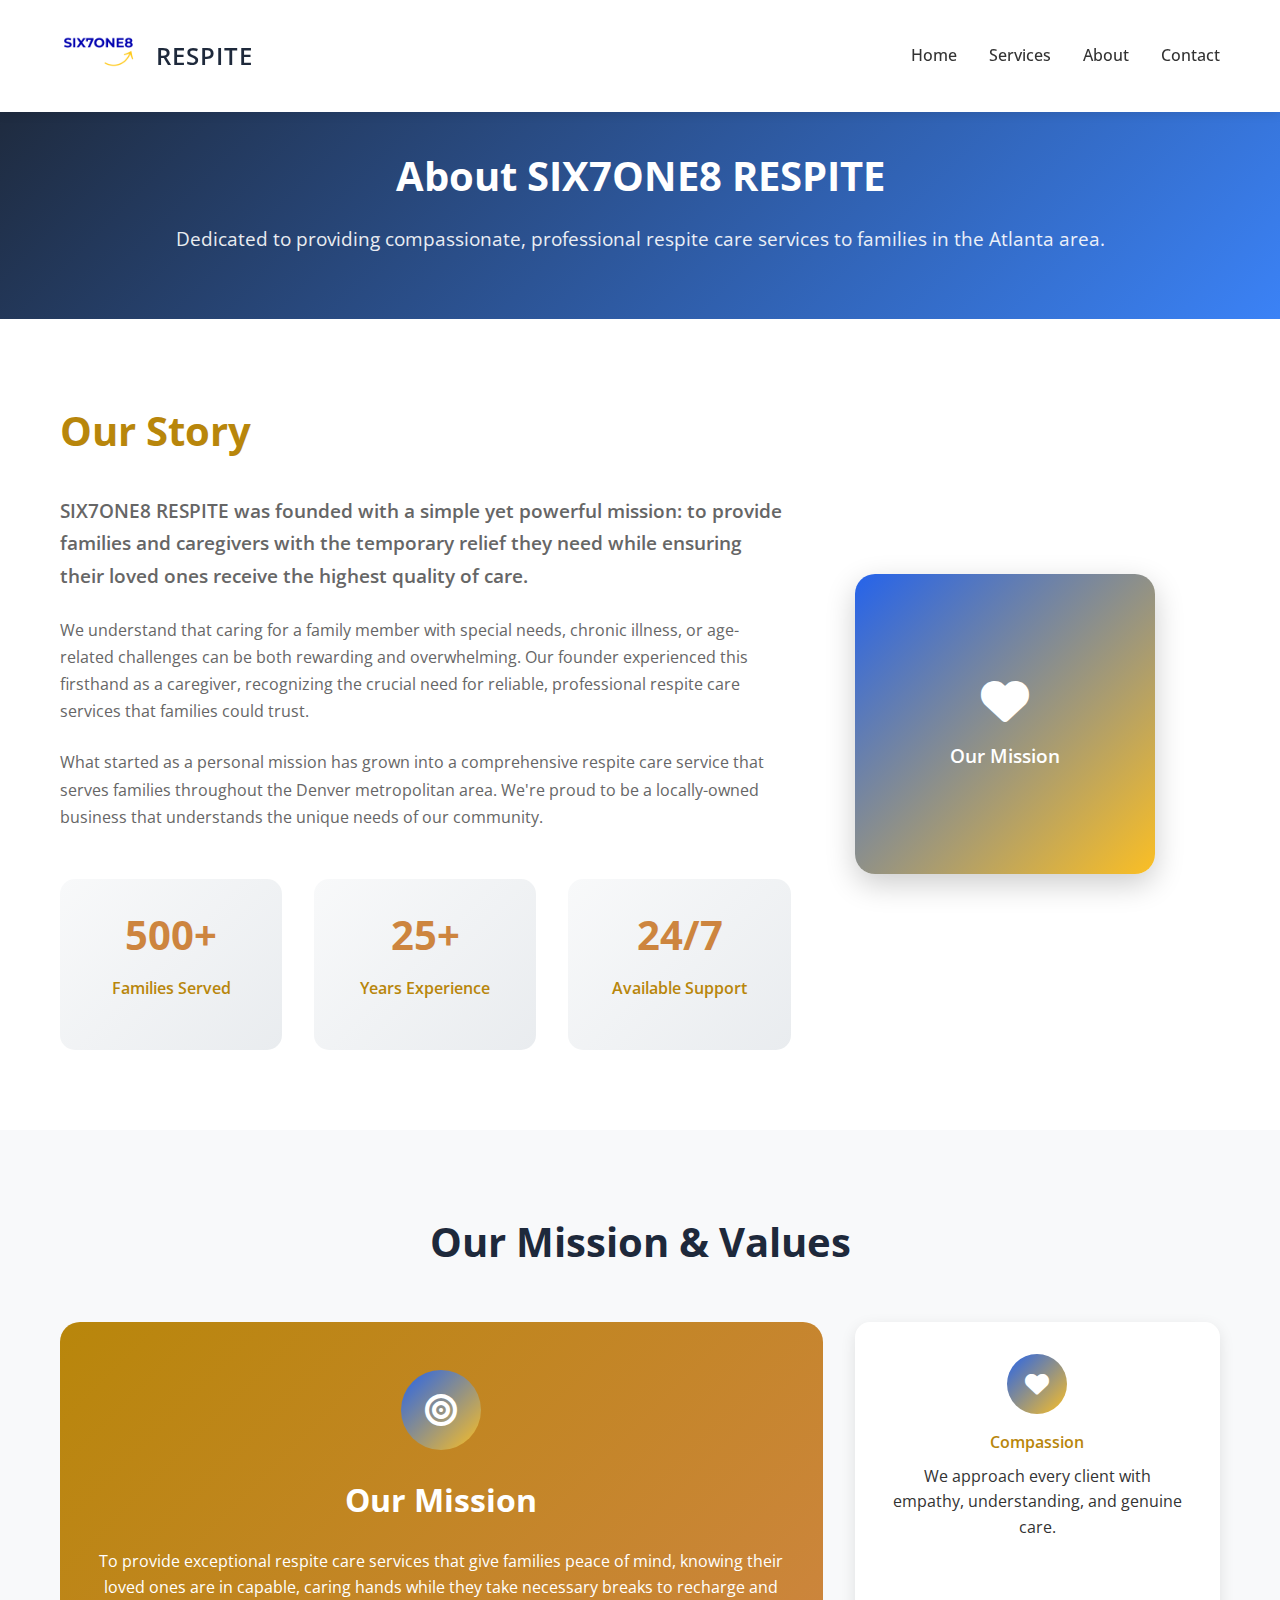
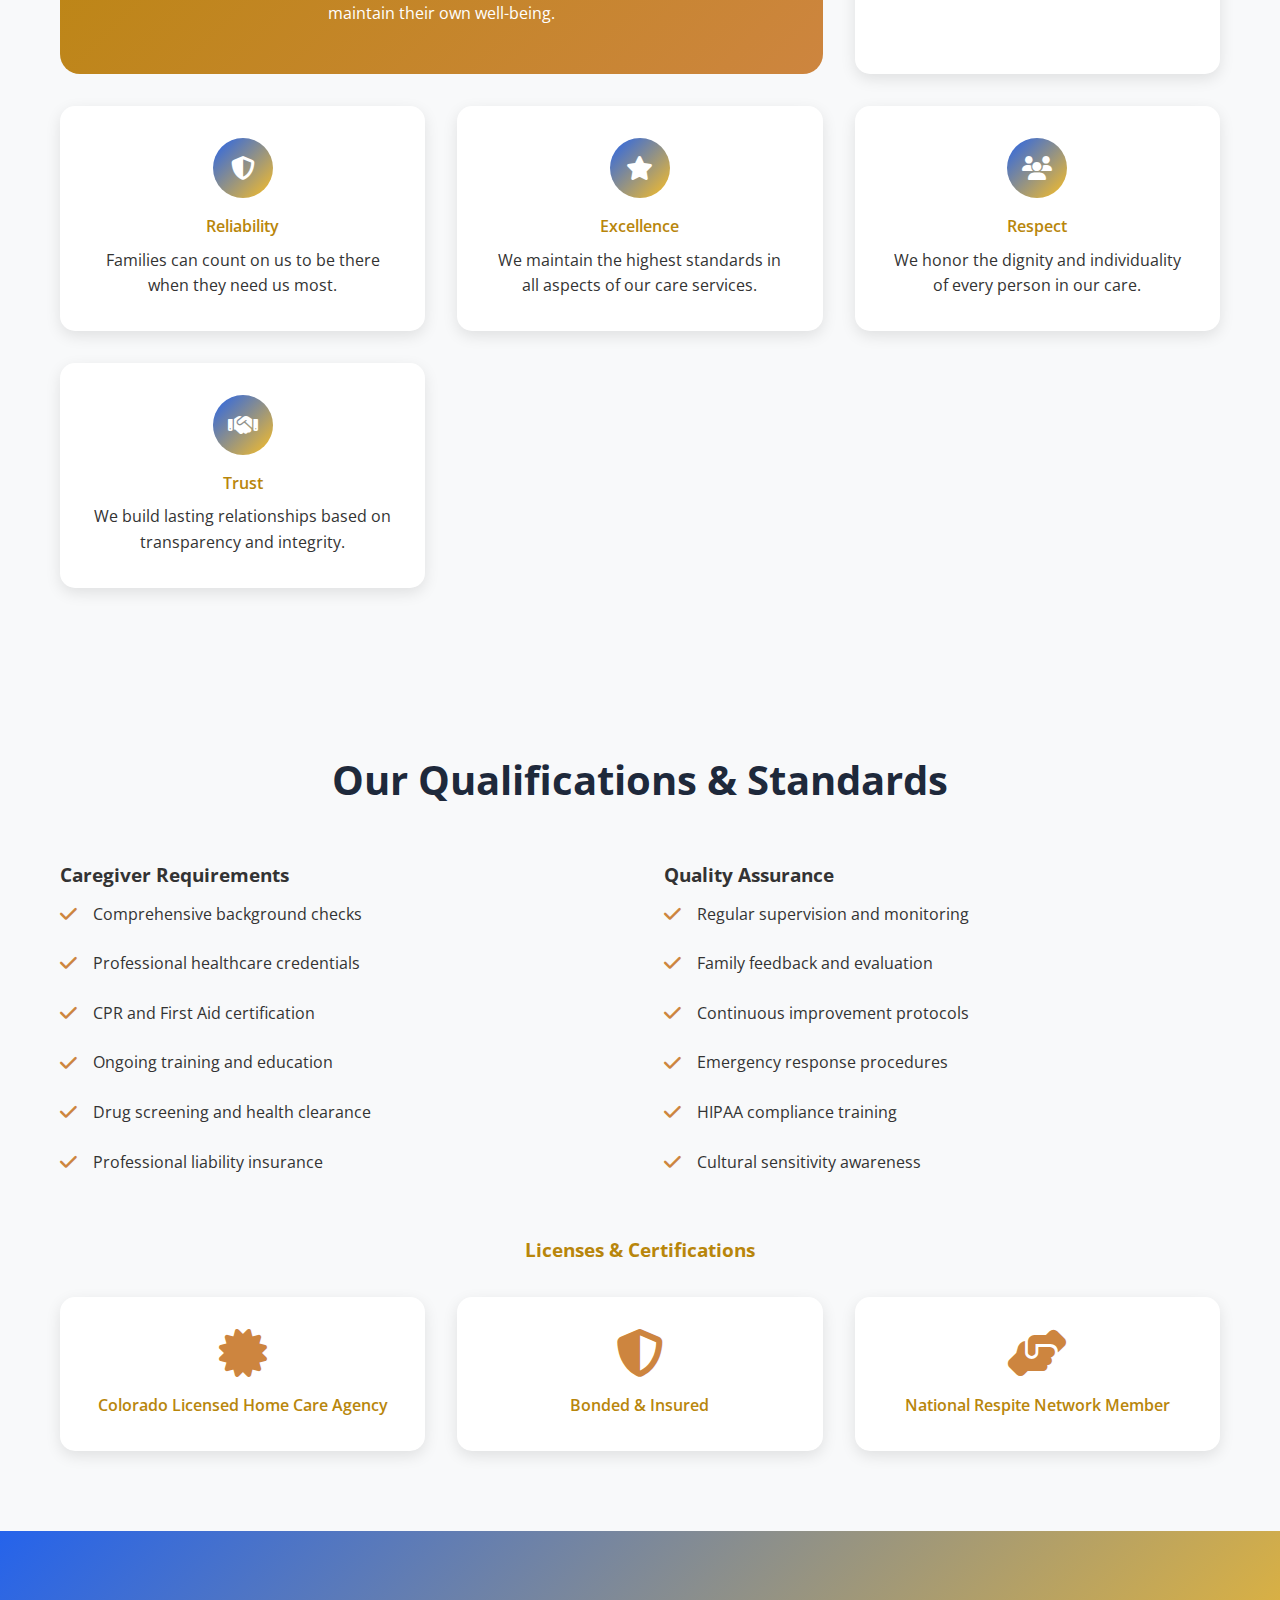
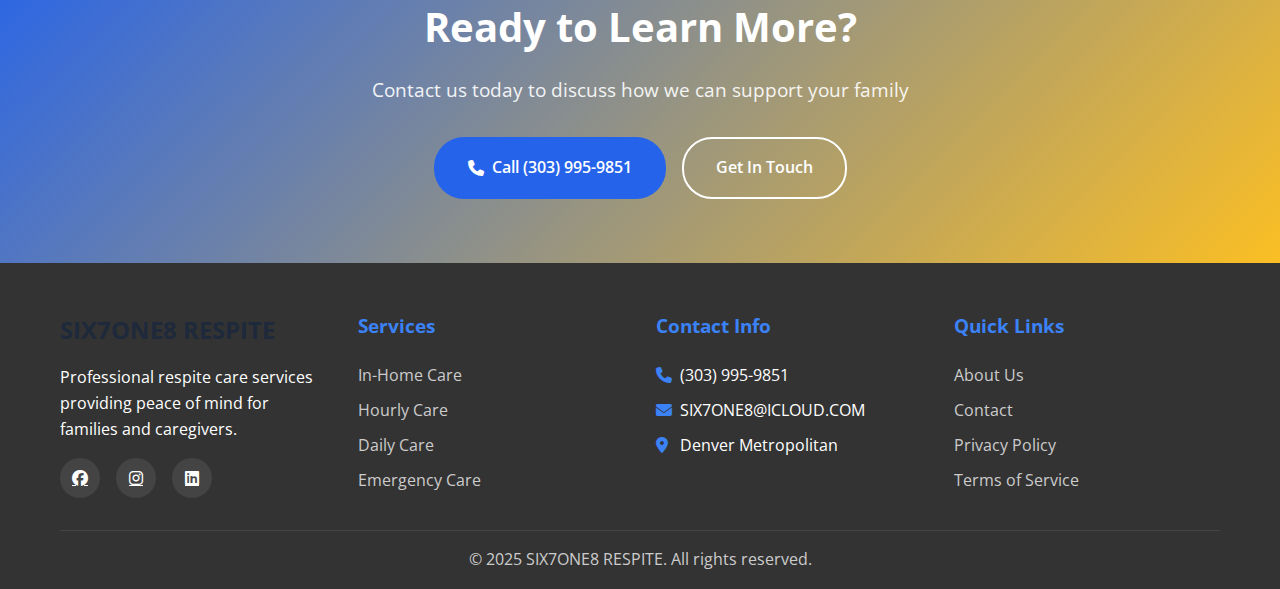
<file: website/about.html>
<!DOCTYPE html>
<html lang="en">
<head>
    <meta charset="UTF-8">
    <meta name="viewport" content="width=device-width, initial-scale=1.0">
    <meta name="description" content="Learn about SIX7ONE8 RESPITE - our mission, values, and experienced team dedicated to providing exceptional respite care services.">
    <title>About Us - SIX7ONE8 RESPITE</title>
    <link rel="stylesheet" href="css/style.css">
    <link href="https://fonts.googleapis.com/css2?family=Open+Sans:wght@300;400;600;700&display=swap" rel="stylesheet">
    <link rel="stylesheet" href="https://cdnjs.cloudflare.com/ajax/libs/font-awesome/6.4.0/css/all.min.css">
</head>
<body>
    <!-- Header -->
    <header class="header">
        <nav class="navbar">
            <div class="nav-container">
                <div class="logo">
                    <a href="index.html">
                        <img src="images/six7one8-logo.png" alt="SIX7ONE8 Logo" class="logo-img">
                        <span class="respite-text">RESPITE</span>
                    </a>
                </div>
                <div class="nav-menu" id="nav-menu">
                    <a href="index.html" class="nav-link">Home</a>
                    <a href="services.html" class="nav-link">Services</a>
                    <a href="about.html" class="nav-link">About</a>
                    <a href="contact.html" class="nav-link">Contact</a>
                </div>
                <div class="hamburger" id="hamburger">
                    <span class="bar"></span>
                    <span class="bar"></span>
                    <span class="bar"></span>
                </div>
            </div>
        </nav>
    </header>

    <!-- Hero Section -->
    <section class="page-hero">
        <div class="container">
            <div class="page-hero-content">
                <h1>About SIX7ONE8 RESPITE</h1>
                <p>Dedicated to providing compassionate, professional respite care services to families in the Atlanta area.</p>
            </div>
        </div>
    </section>

    <!-- Our Story -->
    <section class="our-story">
        <div class="container">
            <div class="story-content">
                <div class="story-text">
                    <h2>Our Story</h2>
                    <p class="story-intro">SIX7ONE8 RESPITE was founded with a simple yet powerful mission: to provide families and caregivers with the temporary relief they need while ensuring their loved ones receive the highest quality of care.</p>
                    
                    <p>We understand that caring for a family member with special needs, chronic illness, or age-related challenges can be both rewarding and overwhelming. Our founder experienced this firsthand as a caregiver, recognizing the crucial need for reliable, professional respite care services that families could trust.</p>
                    
                    <p>What started as a personal mission has grown into a comprehensive respite care service that serves families throughout the Denver metropolitan area. We're proud to be a locally-owned business that understands the unique needs of our community.</p>
                    
                    <div class="story-stats">
                        <div class="stat-item">
                            <h3>500+</h3>
                            <p>Families Served</p>
                        </div>
                        <div class="stat-item">
                            <h3>25+</h3>
                            <p>Years Experience</p>
                        </div>
                        <div class="stat-item">
                            <h3>24/7</h3>
                            <p>Available Support</p>
                        </div>
                    </div>
                </div>
                <div class="story-image">
                    <div class="image-placeholder">
                        <i class="fas fa-heart"></i>
                        <p>Our Mission</p>
                    </div>
                </div>
            </div>
        </div>
    </section>

    <!-- Mission & Values -->
    <section class="mission-values">
        <div class="container">
            <h2 class="section-title">Our Mission & Values</h2>
            <div class="values-grid">
                <div class="mission-card main-mission">
                    <div class="mission-icon">
                        <i class="fas fa-bullseye"></i>
                    </div>
                    <h3>Our Mission</h3>
                    <p>To provide exceptional respite care services that give families peace of mind, knowing their loved ones are in capable, caring hands while they take necessary breaks to recharge and maintain their own well-being.</p>
                </div>
                
                <div class="value-card">
                    <div class="value-icon">
                        <i class="fas fa-heart"></i>
                    </div>
                    <h4>Compassion</h4>
                    <p>We approach every client with empathy, understanding, and genuine care.</p>
                </div>
                
                <div class="value-card">
                    <div class="value-icon">
                        <i class="fas fa-shield-alt"></i>
                    </div>
                    <h4>Reliability</h4>
                    <p>Families can count on us to be there when they need us most.</p>
                </div>
                
                <div class="value-card">
                    <div class="value-icon">
                        <i class="fas fa-star"></i>
                    </div>
                    <h4>Excellence</h4>
                    <p>We maintain the highest standards in all aspects of our care services.</p>
                </div>
                
                <div class="value-card">
                    <div class="value-icon">
                        <i class="fas fa-users"></i>
                    </div>
                    <h4>Respect</h4>
                    <p>We honor the dignity and individuality of every person in our care.</p>
                </div>
                
                <div class="value-card">
                    <div class="value-icon">
                        <i class="fas fa-handshake"></i>
                    </div>
                    <h4>Trust</h4>
                    <p>We build lasting relationships based on transparency and integrity.</p>
                </div>
            </div>
        </div>
    </section>



    <!-- Qualifications -->
    <section class="qualifications">
        <div class="container">
            <h2 class="section-title">Our Qualifications & Standards</h2>
            <div class="qualifications-content">
                <div class="qual-text">
                    <h3>Caregiver Requirements</h3>
                    <ul class="qual-list">
                        <li><i class="fas fa-check"></i> Comprehensive background checks</li>
                        <li><i class="fas fa-check"></i> Professional healthcare credentials</li>
                        <li><i class="fas fa-check"></i> CPR and First Aid certification</li>
                        <li><i class="fas fa-check"></i> Ongoing training and education</li>
                        <li><i class="fas fa-check"></i> Drug screening and health clearance</li>
                        <li><i class="fas fa-check"></i> Professional liability insurance</li>
                    </ul>
                </div>
                
                <div class="qual-text">
                    <h3>Quality Assurance</h3>
                    <ul class="qual-list">
                        <li><i class="fas fa-check"></i> Regular supervision and monitoring</li>
                        <li><i class="fas fa-check"></i> Family feedback and evaluation</li>
                        <li><i class="fas fa-check"></i> Continuous improvement protocols</li>
                        <li><i class="fas fa-check"></i> Emergency response procedures</li>
                        <li><i class="fas fa-check"></i> HIPAA compliance training</li>
                        <li><i class="fas fa-check"></i> Cultural sensitivity awareness</li>
                    </ul>
                </div>
            </div>
            
            <div class="certifications">
                <h3>Licenses & Certifications</h3>
                <div class="cert-grid">
                    <div class="cert-item">
                        <i class="fas fa-certificate"></i>
                        <p>Colorado Licensed Home Care Agency</p>
                    </div>
                    <div class="cert-item">
                        <i class="fas fa-shield-alt"></i>
                        <p>Bonded & Insured</p>
                    </div>
                    <div class="cert-item">
                        <i class="fas fa-hands-helping"></i>
                        <p>National Respite Network Member</p>
                    </div>
                </div>
            </div>
        </div>
    </section>



    <!-- Call to Action -->
    <section class="cta">
        <div class="container">
            <div class="cta-content">
                <h2>Ready to Learn More?</h2>
                <p>Contact us today to discuss how we can support your family</p>
                <div class="cta-buttons">
                    <a href="tel:303-995-9851" class="btn btn-primary">
                        <i class="fas fa-phone"></i> Call (303) 995-9851
                    </a>
                    <a href="contact.html" class="btn btn-outline">Get In Touch</a>
                </div>
            </div>
        </div>
    </section>

    <!-- Footer -->
    <footer class="footer">
        <div class="container">
            <div class="footer-content">
                <div class="footer-section">
                    <h3>SIX7ONE8 RESPITE</h3>
                    <p>Professional respite care services providing peace of mind for families and caregivers.</p>
                    <div class="social-links">
                        <a href="#" aria-label="Facebook"><i class="fab fa-facebook"></i></a>
                        <a href="#" aria-label="Instagram"><i class="fab fa-instagram"></i></a>
                        <a href="#" aria-label="LinkedIn"><i class="fab fa-linkedin"></i></a>
                    </div>
                </div>
                <div class="footer-section">
                    <h4>Services</h4>
                    <ul>
                        <li><a href="services.html">In-Home Care</a></li>
                        <li><a href="services.html">Hourly Care</a></li>
                        <li><a href="services.html">Daily Care</a></li>
                        <li><a href="services.html">Emergency Care</a></li>
                    </ul>
                </div>
                <div class="footer-section">
                    <h4>Contact Info</h4>
                    <ul>
                        <li><i class="fas fa-phone"></i> (303) 995-9851</li>
                        <li><i class="fas fa-envelope"></i> SIX7ONE8@ICLOUD.COM</li>
                        <li><i class="fas fa-map-marker-alt"></i> Denver Metropolitan</li>
                    </ul>
                </div>
                <div class="footer-section">
                    <h4>Quick Links</h4>
                    <ul>
                        <li><a href="about.html">About Us</a></li>
                        <li><a href="contact.html">Contact</a></li>
                        <li><a href="#">Privacy Policy</a></li>
                        <li><a href="#">Terms of Service</a></li>
                    </ul>
                </div>
            </div>
            <div class="footer-bottom">
                <p>&copy; 2025 SIX7ONE8 RESPITE. All rights reserved.</p>
            </div>
        </div>
    </footer>

    <script src="js/script.js"></script>
</body>
</html>
</file>
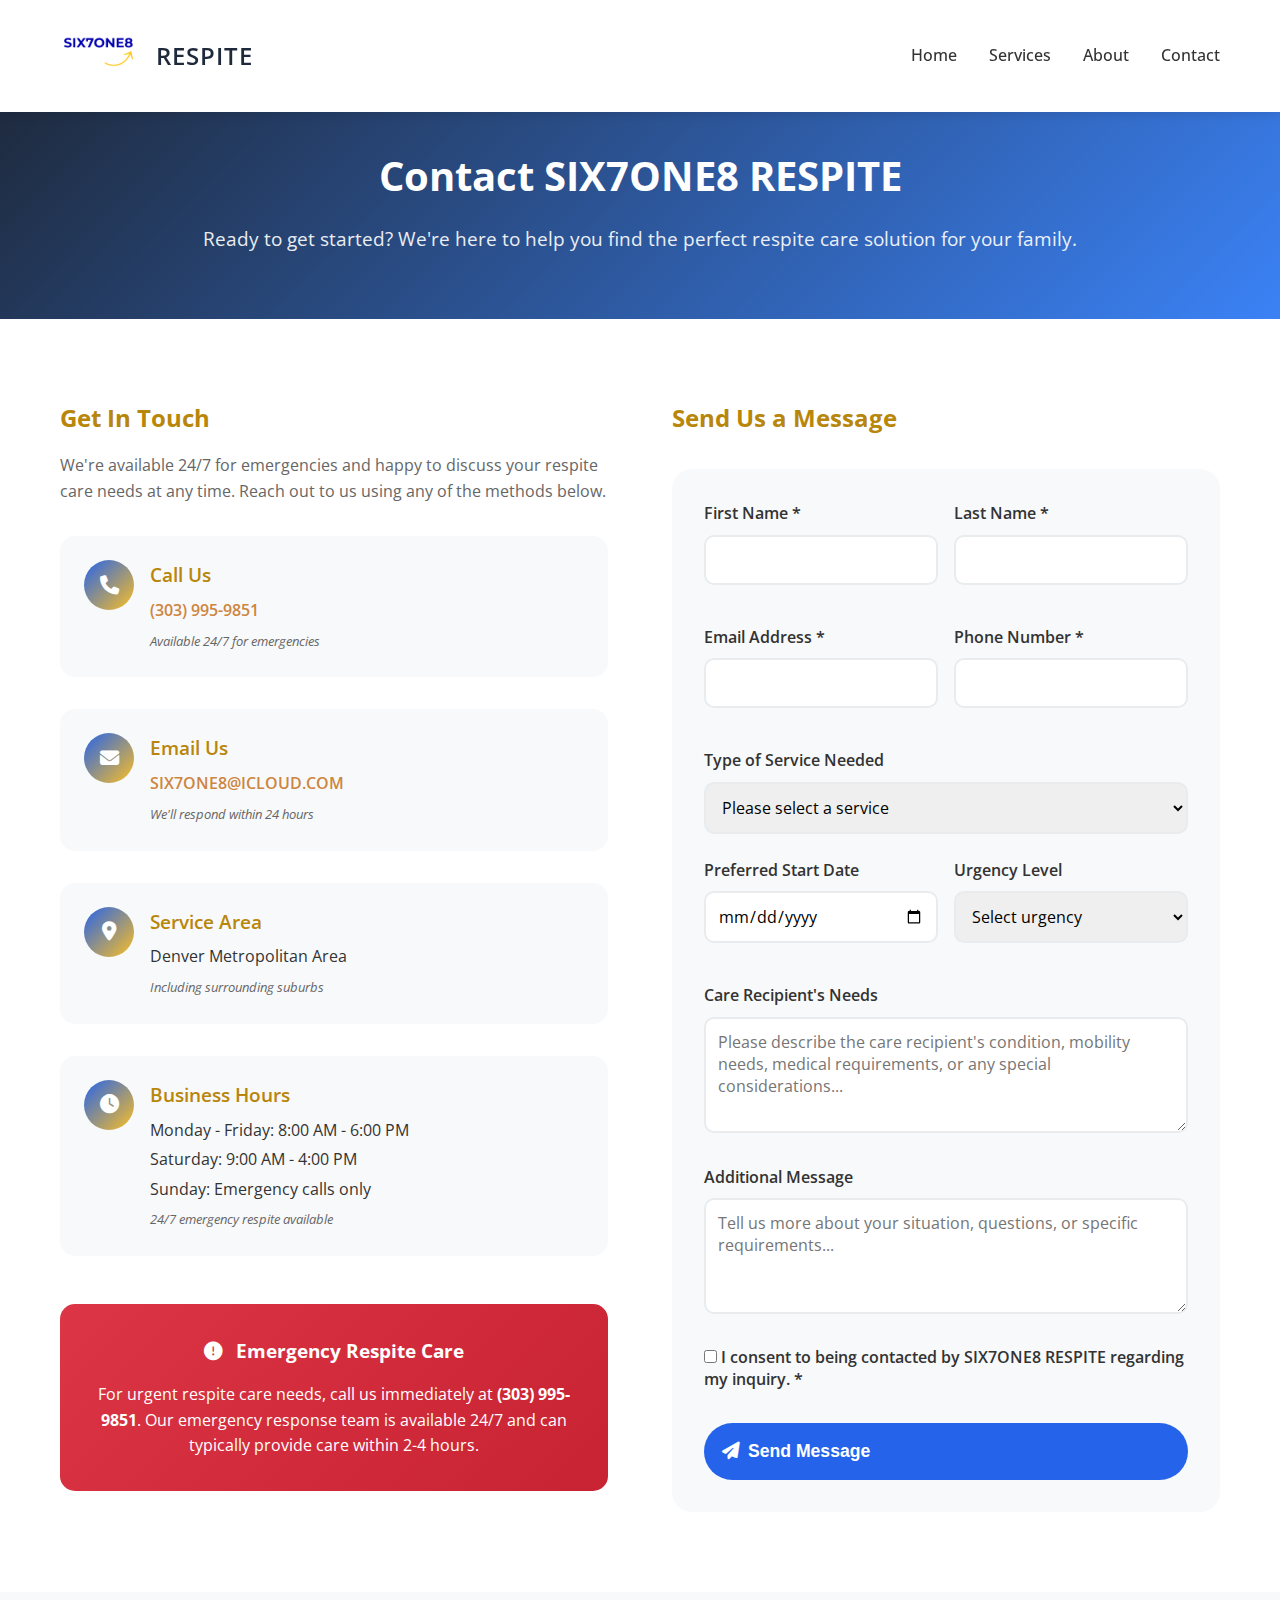
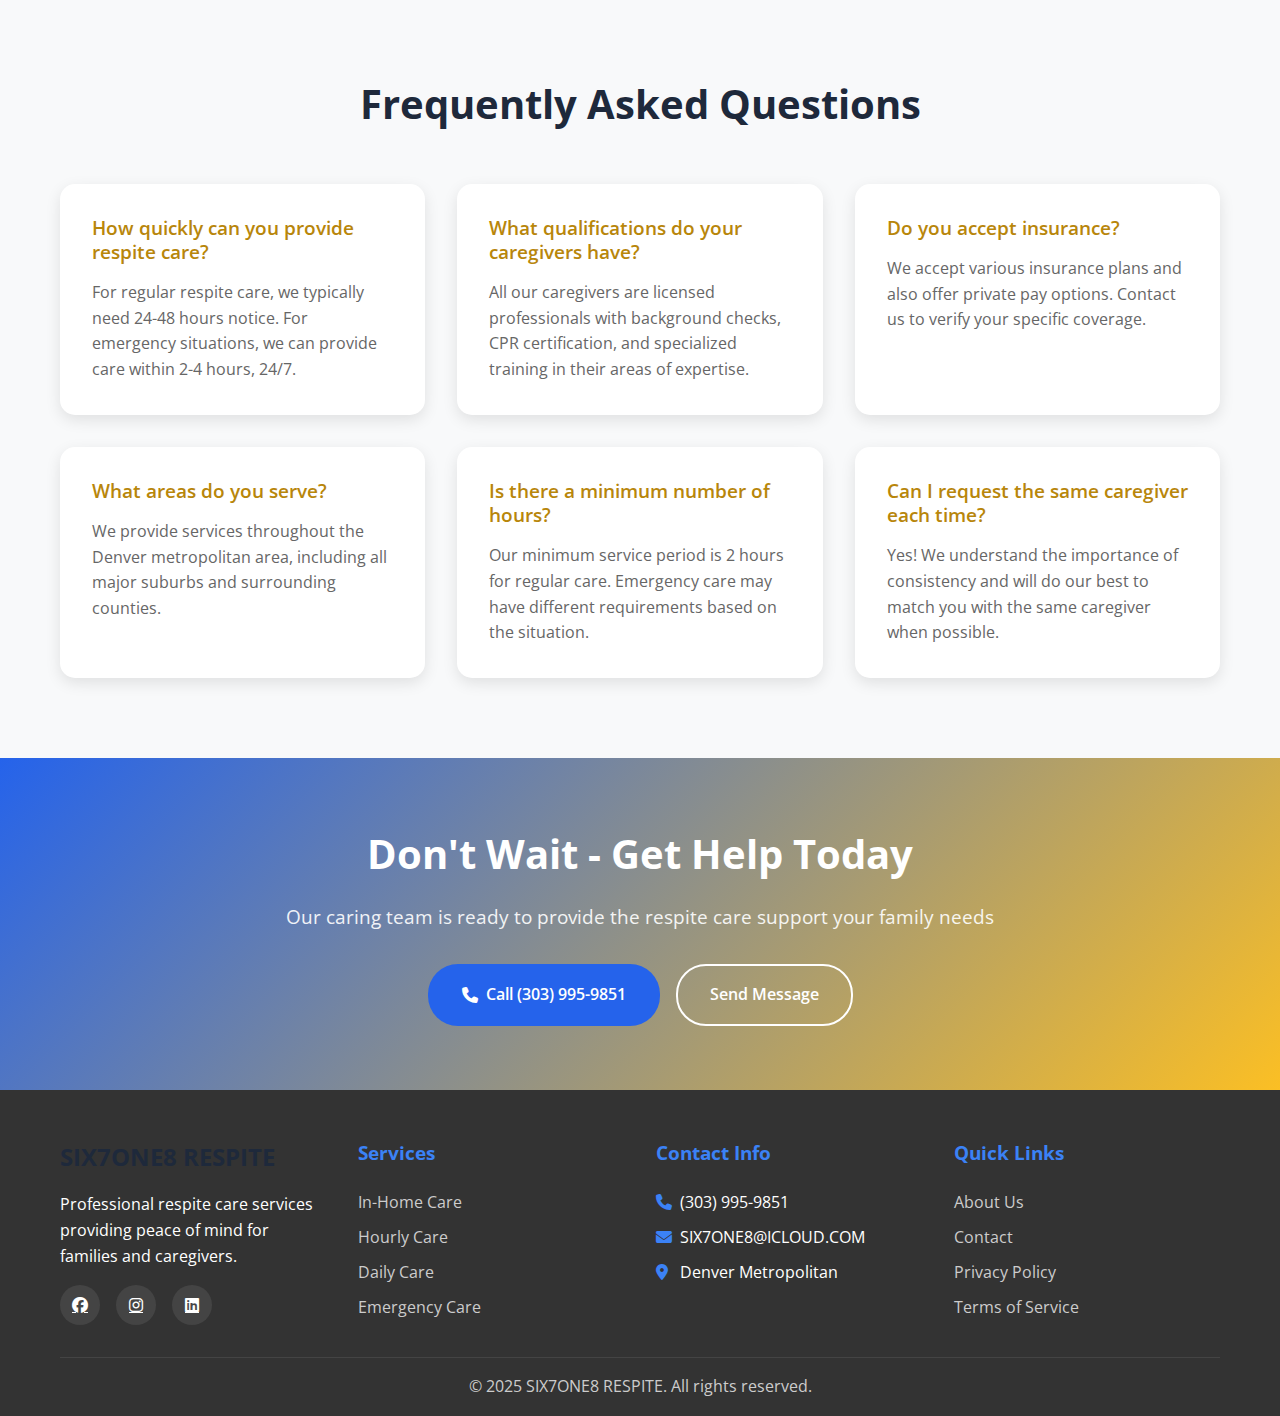
<file: website/contact.html>
<!DOCTYPE html>
<html lang="en">
<head>
    <meta charset="UTF-8">
    <meta name="viewport" content="width=device-width, initial-scale=1.0">
    <meta name="description" content="Contact SIX7ONE8 RESPITE for professional respite care services. Call us, send a message, or schedule a consultation today.">
    <title>Contact Us - SIX7ONE8 RESPITE</title>
    <link rel="stylesheet" href="css/style.css">
    <link href="https://fonts.googleapis.com/css2?family=Open+Sans:wght@300;400;600;700&display=swap" rel="stylesheet">
    <link rel="stylesheet" href="https://cdnjs.cloudflare.com/ajax/libs/font-awesome/6.4.0/css/all.min.css">
</head>
<body>
    <!-- Header -->
    <header class="header">
        <nav class="navbar">
            <div class="nav-container">
                <div class="logo">
                    <a href="index.html">
                        <img src="images/six7one8-logo.png" alt="SIX7ONE8 Logo" class="logo-img">
                        <span class="respite-text">RESPITE</span>
                    </a>
                </div>
                <div class="nav-menu" id="nav-menu">
                    <a href="index.html" class="nav-link">Home</a>
                    <a href="services.html" class="nav-link">Services</a>
                    <a href="about.html" class="nav-link">About</a>
                    <a href="contact.html" class="nav-link">Contact</a>
                </div>
                <div class="hamburger" id="hamburger">
                    <span class="bar"></span>
                    <span class="bar"></span>
                    <span class="bar"></span>
                </div>
            </div>
        </nav>
    </header>

    <!-- Hero Section -->
    <section class="page-hero">
        <div class="container">
            <div class="page-hero-content">
                <h1>Contact SIX7ONE8 RESPITE</h1>
                <p>Ready to get started? We're here to help you find the perfect respite care solution for your family.</p>
            </div>
        </div>
    </section>

    <!-- Contact Section -->
    <section class="contact-section">
        <div class="container">
            <div class="contact-content">
                <!-- Contact Information -->
                <div class="contact-info">
                    <h2>Get In Touch</h2>
                    <p class="contact-intro">We're available 24/7 for emergencies and happy to discuss your respite care needs at any time. Reach out to us using any of the methods below.</p>
                    
                    <div class="contact-methods">
                        <div class="contact-method">
                            <div class="method-icon">
                                <i class="fas fa-phone"></i>
                            </div>
                            <div class="method-info">
                                <h3>Call Us</h3>
                                <p><a href="tel:303-995-9851">(303) 995-9851</a></p>
                                <small>Available 24/7 for emergencies</small>
                            </div>
                        </div>
                        
                        <div class="contact-method">
                            <div class="method-icon">
                                <i class="fas fa-envelope"></i>
                            </div>
                            <div class="method-info">
                                <h3>Email Us</h3>
                                <p><a href="mailto:SIX7ONE8@ICLOUD.COM">SIX7ONE8@ICLOUD.COM</a></p>
                                <small>We'll respond within 24 hours</small>
                            </div>
                        </div>
                        
                        <div class="contact-method">
                            <div class="method-icon">
                                <i class="fas fa-map-marker-alt"></i>
                            </div>
                            <div class="method-info">
                                <h3>Service Area</h3>
                                <p>Denver Metropolitan Area</p>
                                <small>Including surrounding suburbs</small>
                            </div>
                        </div>
                        
                        <div class="contact-method">
                            <div class="method-icon">
                                <i class="fas fa-clock"></i>
                            </div>
                            <div class="method-info">
                                <h3>Business Hours</h3>
                                <p>Monday - Friday: 8:00 AM - 6:00 PM</p>
                                <p>Saturday: 9:00 AM - 4:00 PM</p>
                                <p>Sunday: Emergency calls only</p>
                                <small>24/7 emergency respite available</small>
                            </div>
                        </div>
                    </div>
                    
                    <div class="emergency-notice">
                        <h3><i class="fas fa-exclamation-circle"></i> Emergency Respite Care</h3>
                        <p>For urgent respite care needs, call us immediately at <strong>(303) 995-9851</strong>. Our emergency response team is available 24/7 and can typically provide care within 2-4 hours.</p>
                    </div>
                </div>

                <!-- Contact Form -->
                <div class="contact-form-container">
                    <h2>Send Us a Message</h2>
                    <form class="contact-form" id="contactForm" action="mailto:SIX7ONE8@ICLOUD.COM" method="post" enctype="text/plain">
                        <div class="form-row">
                            <div class="form-group">
                                <label for="firstName">First Name *</label>
                                <input type="text" id="firstName" name="firstName" required>
                            </div>
                            <div class="form-group">
                                <label for="lastName">Last Name *</label>
                                <input type="text" id="lastName" name="lastName" required>
                            </div>
                        </div>
                        
                        <div class="form-row">
                            <div class="form-group">
                                <label for="email">Email Address *</label>
                                <input type="email" id="email" name="email" required>
                            </div>
                            <div class="form-group">
                                <label for="phone">Phone Number *</label>
                                <input type="tel" id="phone" name="phone" required>
                            </div>
                        </div>
                        
                        <div class="form-group">
                            <label for="serviceType">Type of Service Needed</label>
                            <select id="serviceType" name="serviceType">
                                <option value="">Please select a service</option>
                                <option value="hourly">Hourly Care</option>
                                <option value="daily">Daily Care</option>
                                <option value="emergency">Emergency Care</option>
                                <option value="inhome">In-Home Care</option>
                                <option value="specialized">Specialized Care</option>
                                <option value="consultation">Free Consultation</option>
                            </select>
                        </div>
                        
                        <div class="form-row">
                            <div class="form-group">
                                <label for="startDate">Preferred Start Date</label>
                                <input type="date" id="startDate" name="startDate">
                            </div>
                            <div class="form-group">
                                <label for="urgency">Urgency Level</label>
                                <select id="urgency" name="urgency">
                                    <option value="">Select urgency</option>
                                    <option value="immediate">Immediate (within 24 hours)</option>
                                    <option value="soon">Soon (within a week)</option>
                                    <option value="planning">Planning ahead</option>
                                </select>
                            </div>
                        </div>
                        
                        <div class="form-group">
                            <label for="careNeeds">Care Recipient's Needs</label>
                            <textarea id="careNeeds" name="careNeeds" rows="4" placeholder="Please describe the care recipient's condition, mobility needs, medical requirements, or any special considerations..."></textarea>
                        </div>
                        
                        <div class="form-group">
                            <label for="message">Additional Message</label>
                            <textarea id="message" name="message" rows="4" placeholder="Tell us more about your situation, questions, or specific requirements..."></textarea>
                        </div>
                        
                        <div class="form-group checkbox-group">
                            <label class="checkbox-label">
                                <input type="checkbox" id="consent" name="consent" required>
                                <span class="checkmark"></span>
                                I consent to being contacted by SIX7ONE8 RESPITE regarding my inquiry. *
                            </label>
                        </div>
                        
                        <button type="submit" class="btn btn-primary submit-btn">
                            <i class="fas fa-paper-plane"></i> Send Message
                        </button>
                    </form>
                </div>
            </div>
        </div>
    </section>

    <!-- FAQ Section -->
    <section class="faq-section">
        <div class="container">
            <h2 class="section-title">Frequently Asked Questions</h2>
            <div class="faq-grid">
                <div class="faq-item">
                    <h3>How quickly can you provide respite care?</h3>
                    <p>For regular respite care, we typically need 24-48 hours notice. For emergency situations, we can provide care within 2-4 hours, 24/7.</p>
                </div>
                
                <div class="faq-item">
                    <h3>What qualifications do your caregivers have?</h3>
                    <p>All our caregivers are licensed professionals with background checks, CPR certification, and specialized training in their areas of expertise.</p>
                </div>
                
                <div class="faq-item">
                    <h3>Do you accept insurance?</h3>
                    <p>We accept various insurance plans and also offer private pay options. Contact us to verify your specific coverage.</p>
                </div>
                
                <div class="faq-item">
                    <h3>What areas do you serve?</h3>
                    <p>We provide services throughout the Denver metropolitan area, including all major suburbs and surrounding counties.</p>
                </div>
                
                <div class="faq-item">
                    <h3>Is there a minimum number of hours?</h3>
                    <p>Our minimum service period is 2 hours for regular care. Emergency care may have different requirements based on the situation.</p>
                </div>
                
                <div class="faq-item">
                    <h3>Can I request the same caregiver each time?</h3>
                    <p>Yes! We understand the importance of consistency and will do our best to match you with the same caregiver when possible.</p>
                </div>
            </div>
        </div>
    </section>

    <!-- Call to Action -->
    <section class="cta">
        <div class="container">
            <div class="cta-content">
                <h2>Don't Wait - Get Help Today</h2>
                <p>Our caring team is ready to provide the respite care support your family needs</p>
                <div class="cta-buttons">
                    <a href="tel:303-995-9851" class="btn btn-primary">
                        <i class="fas fa-phone"></i> Call (303) 995-9851
                    </a>
                    <a href="#contactForm" class="btn btn-outline">Send Message</a>
                </div>
            </div>
        </div>
    </section>

    <!-- Footer -->
    <footer class="footer">
        <div class="container">
            <div class="footer-content">
                <div class="footer-section">
                    <h3>SIX7ONE8 RESPITE</h3>
                    <p>Professional respite care services providing peace of mind for families and caregivers.</p>
                    <div class="social-links">
                        <a href="#" aria-label="Facebook"><i class="fab fa-facebook"></i></a>
                        <a href="#" aria-label="Instagram"><i class="fab fa-instagram"></i></a>
                        <a href="#" aria-label="LinkedIn"><i class="fab fa-linkedin"></i></a>
                    </div>
                </div>
                <div class="footer-section">
                    <h4>Services</h4>
                    <ul>
                        <li><a href="services.html">In-Home Care</a></li>
                        <li><a href="services.html">Hourly Care</a></li>
                        <li><a href="services.html">Daily Care</a></li>
                        <li><a href="services.html">Emergency Care</a></li>
                    </ul>
                </div>
                <div class="footer-section">
                    <h4>Contact Info</h4>
                    <ul>
                        <li><i class="fas fa-phone"></i> (303) 995-9851</li>
                        <li><i class="fas fa-envelope"></i> SIX7ONE8@ICLOUD.COM</li>
                        <li><i class="fas fa-map-marker-alt"></i> Denver Metropolitan</li>
                    </ul>
                </div>
                <div class="footer-section">
                    <h4>Quick Links</h4>
                    <ul>
                        <li><a href="about.html">About Us</a></li>
                        <li><a href="contact.html">Contact</a></li>
                        <li><a href="#">Privacy Policy</a></li>
                        <li><a href="#">Terms of Service</a></li>
                    </ul>
                </div>
            </div>
            <div class="footer-bottom">
                <p>&copy; 2025 SIX7ONE8 RESPITE. All rights reserved.</p>
            </div>
        </div>
    </footer>

    <script src="js/script.js"></script>
</body>
</html>
</file>
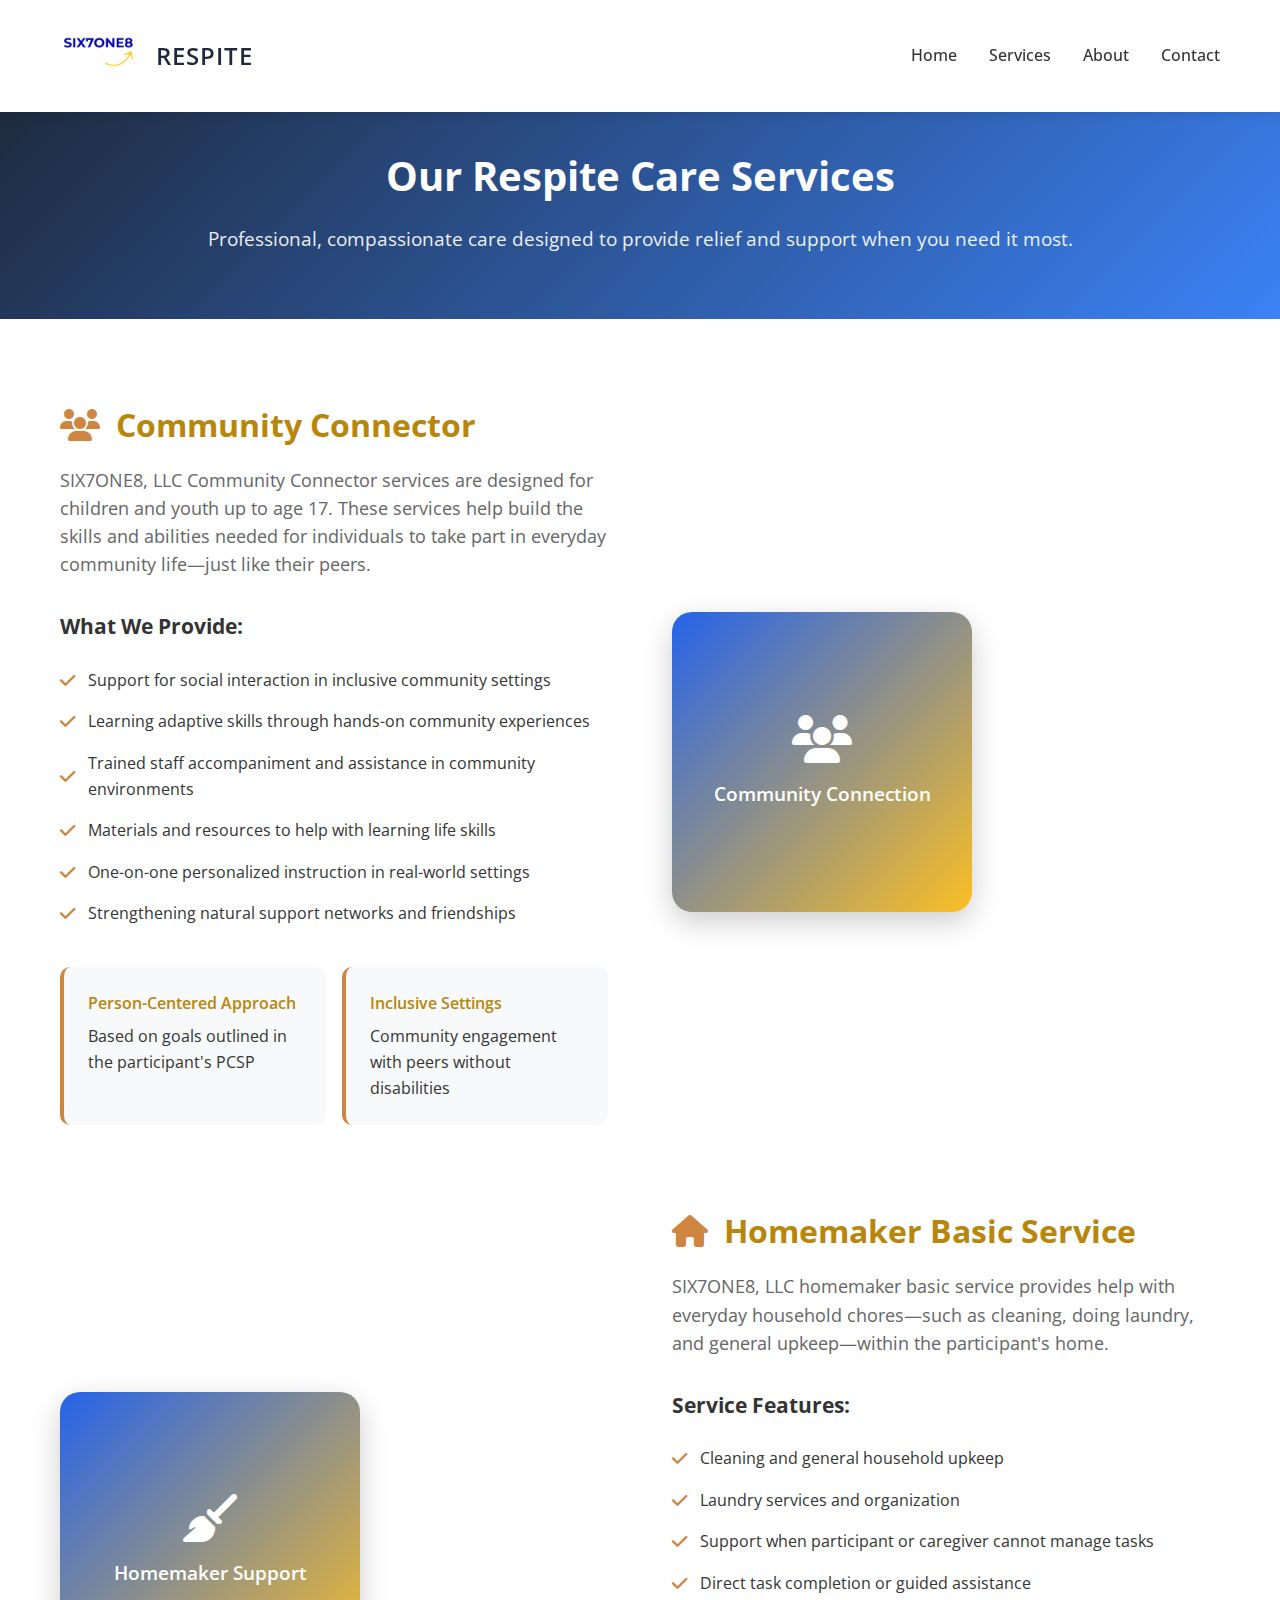
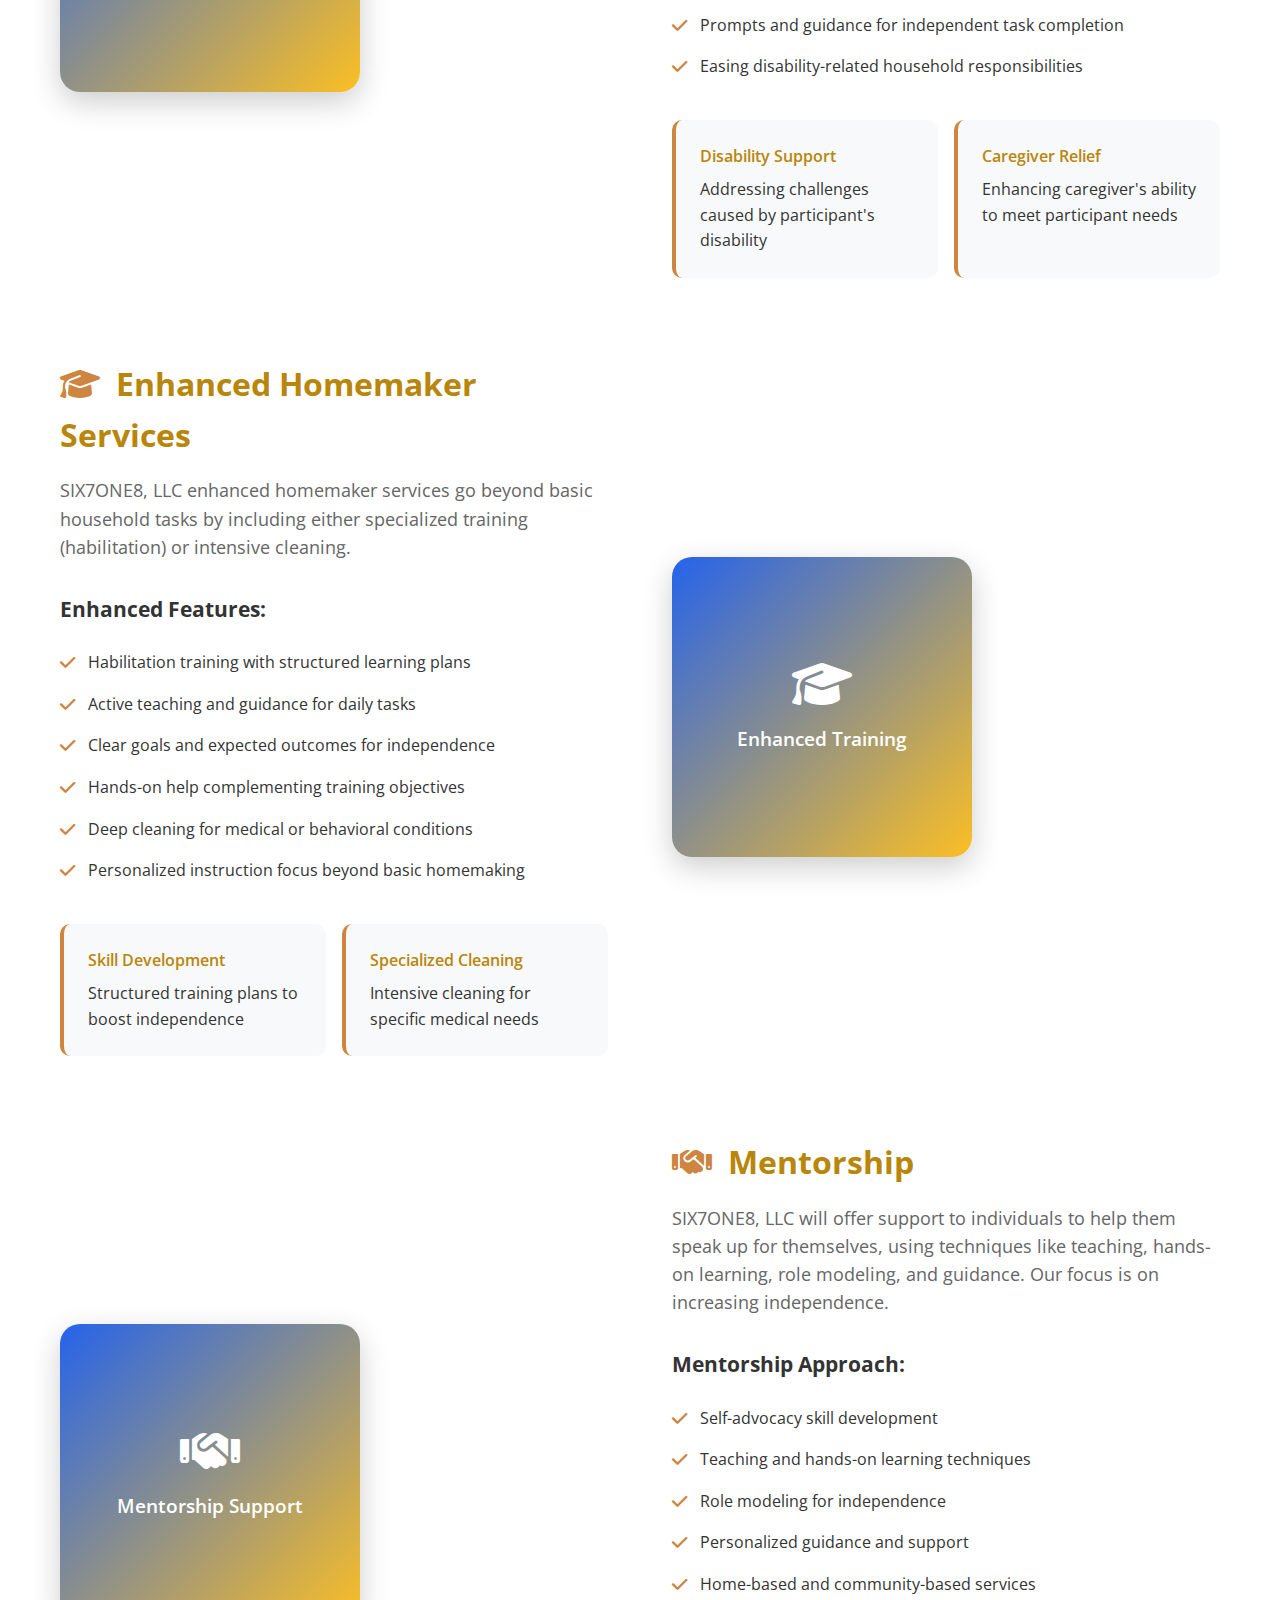
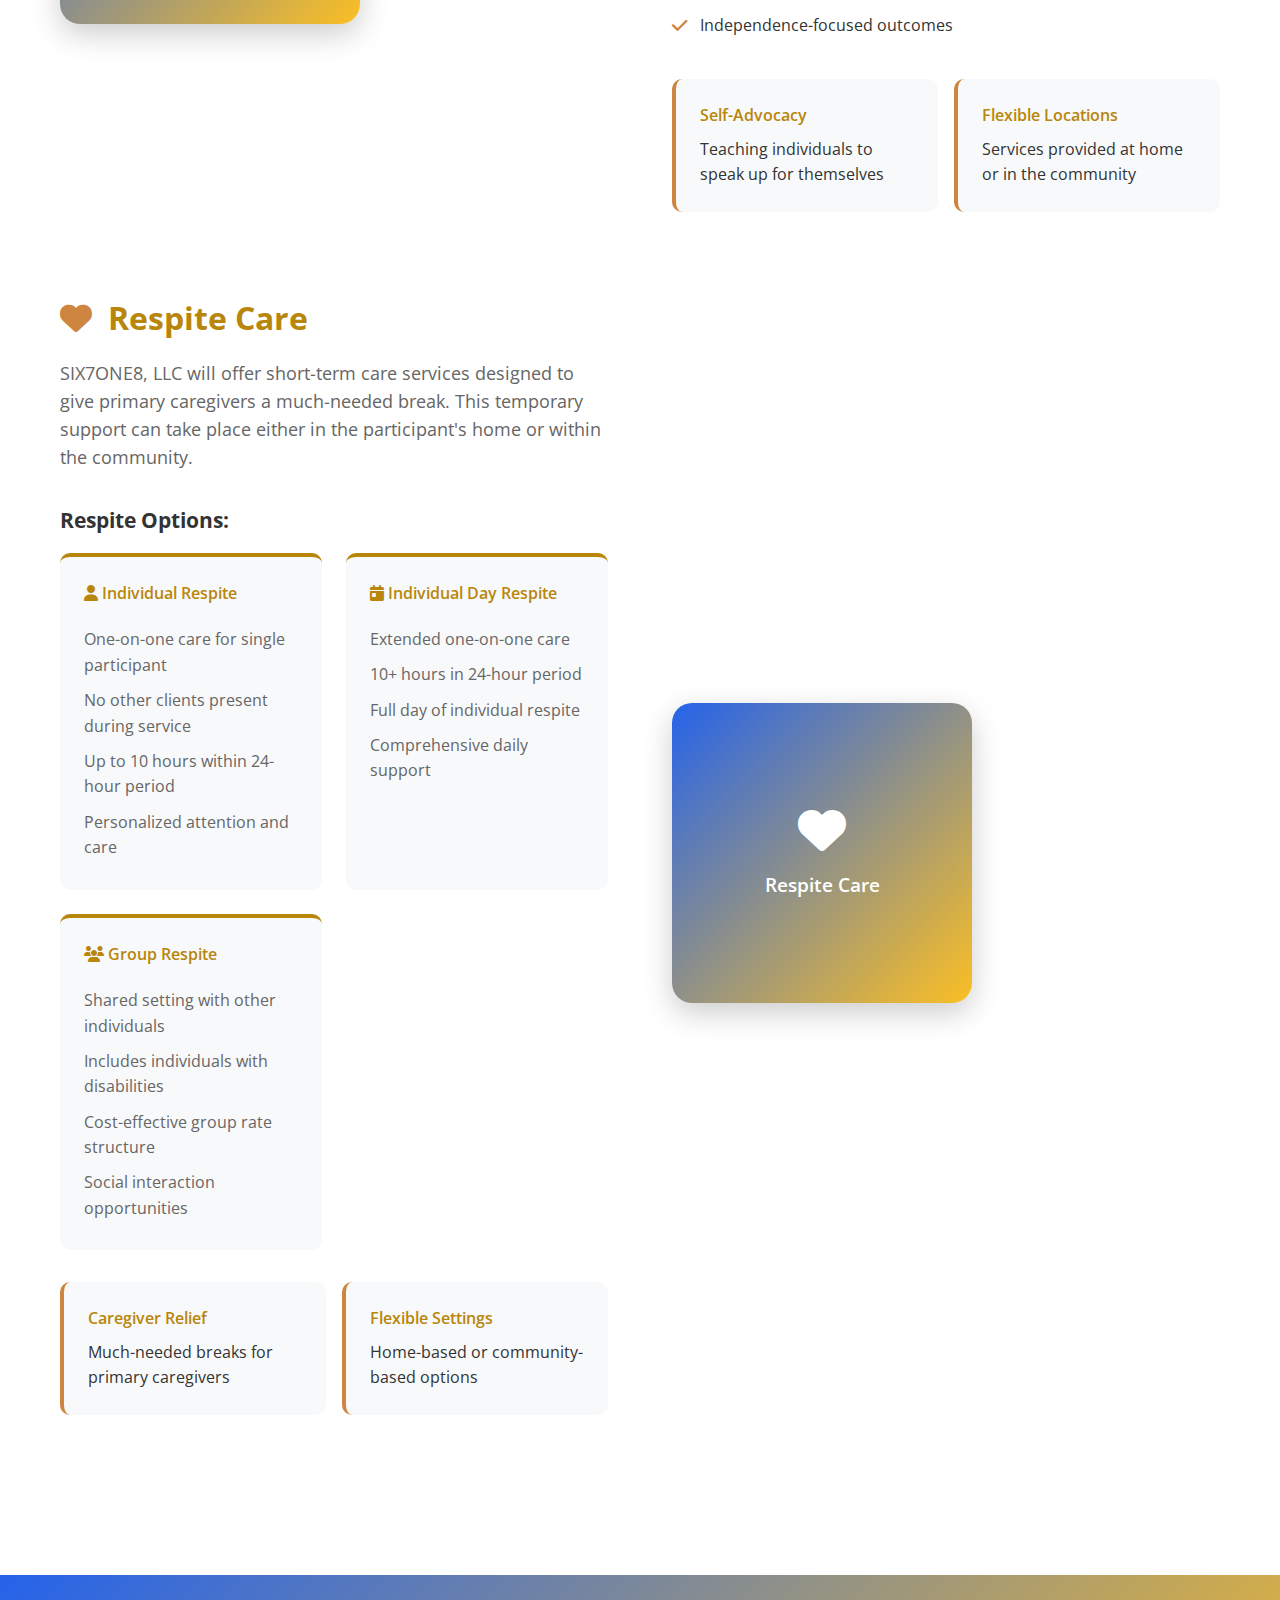
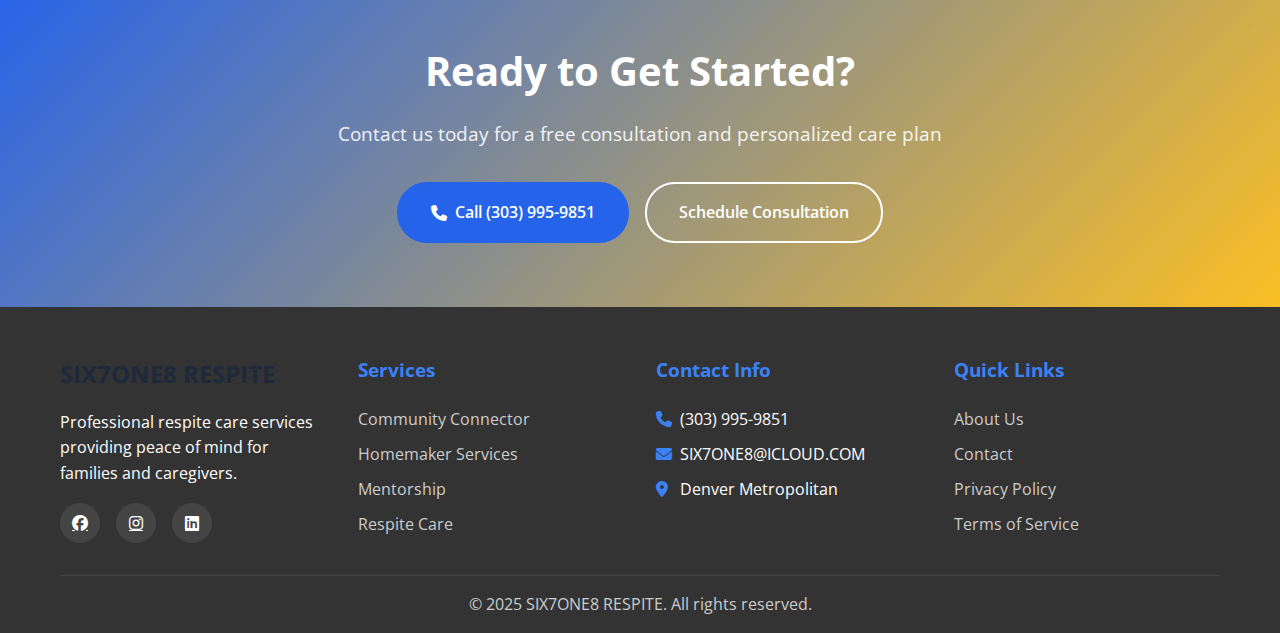
<file: website/services.html>
<!DOCTYPE html>
<html lang="en">
<head>
    <meta charset="UTF-8">
    <meta name="viewport" content="width=device-width, initial-scale=1.0">
    <meta name="description" content="Comprehensive respite care services including in-home care, hourly care, emergency support, and specialized programs.">
    <title>Our Services - SIX7ONE8 RESPITE</title>
    <link rel="stylesheet" href="css/style.css">
    <link href="https://fonts.googleapis.com/css2?family=Open+Sans:wght@300;400;600;700&display=swap" rel="stylesheet">
    <link rel="stylesheet" href="https://cdnjs.cloudflare.com/ajax/libs/font-awesome/6.4.0/css/all.min.css">
</head>
<body>
    <!-- Header -->
    <header class="header">
        <nav class="navbar">
            <div class="nav-container">
                <div class="logo">
                    <a href="index.html">
                        <img src="images/six7one8-logo.png" alt="SIX7ONE8 Logo" class="logo-img">
                        <span class="respite-text">RESPITE</span>
                    </a>
                </div>
                <div class="nav-menu" id="nav-menu">
                    <a href="index.html" class="nav-link">Home</a>
                    <a href="services.html" class="nav-link">Services</a>
                    <a href="about.html" class="nav-link">About</a>
                    <a href="contact.html" class="nav-link">Contact</a>
                </div>
                <div class="hamburger" id="hamburger">
                    <span class="bar"></span>
                    <span class="bar"></span>
                    <span class="bar"></span>
                </div>
            </div>
        </nav>
    </header>

    <!-- Hero Section -->
    <section class="page-hero">
        <div class="container">
            <div class="page-hero-content">
                <h1>Our Respite Care Services</h1>
                <p>Professional, compassionate care designed to provide relief and support when you need it most.</p>
            </div>
        </div>
    </section>

    <!-- Services Detail -->
    <section class="services-detail">
        <div class="container">
            <!-- Community Connector -->
            <div class="service-detail">
                <div class="service-content">
                    <div class="service-text">
                        <h2><i class="fas fa-users"></i> Community Connector</h2>
                        <p class="service-intro">SIX7ONE8, LLC Community Connector services are designed for children and youth up to age 17. These services help build the skills and abilities needed for individuals to take part in everyday community life—just like their peers.</p>
                        
                        <h3>What We Provide:</h3>
                        <ul class="service-list">
                            <li><i class="fas fa-check"></i> Support for social interaction in inclusive community settings</li>
                            <li><i class="fas fa-check"></i> Learning adaptive skills through hands-on community experiences</li>
                            <li><i class="fas fa-check"></i> Trained staff accompaniment and assistance in community environments</li>
                            <li><i class="fas fa-check"></i> Materials and resources to help with learning life skills</li>
                            <li><i class="fas fa-check"></i> One-on-one personalized instruction in real-world settings</li>
                            <li><i class="fas fa-check"></i> Strengthening natural support networks and friendships</li>
                        </ul>

                        <div class="service-features">
                            <div class="feature-box">
                                <h4>Person-Centered Approach</h4>
                                <p>Based on goals outlined in the participant's PCSP</p>
                            </div>
                            <div class="feature-box">
                                <h4>Inclusive Settings</h4>
                                <p>Community engagement with peers without disabilities</p>
                            </div>
                        </div>
                    </div>
                    <div class="service-image">
                        <div class="image-placeholder">
                            <i class="fas fa-users"></i>
                            <p>Community Connection</p>
                        </div>
                    </div>
                </div>
            </div>

            <!-- Homemaker Basic Service -->
            <div class="service-detail reverse">
                <div class="service-content">
                    <div class="service-text">
                        <h2><i class="fas fa-home"></i> Homemaker Basic Service</h2>
                        <p class="service-intro">SIX7ONE8, LLC homemaker basic service provides help with everyday household chores—such as cleaning, doing laundry, and general upkeep—within the participant's home.</p>
                        
                        <h3>Service Features:</h3>
                        <ul class="service-list">
                            <li><i class="fas fa-check"></i> Cleaning and general household upkeep</li>
                            <li><i class="fas fa-check"></i> Laundry services and organization</li>
                            <li><i class="fas fa-check"></i> Support when participant or caregiver cannot manage tasks</li>
                            <li><i class="fas fa-check"></i> Direct task completion or guided assistance</li>
                            <li><i class="fas fa-check"></i> Prompts and guidance for independent task completion</li>
                            <li><i class="fas fa-check"></i> Easing disability-related household responsibilities</li>
                        </ul>

                        <div class="service-features">
                            <div class="feature-box">
                                <h4>Disability Support</h4>
                                <p>Addressing challenges caused by participant's disability</p>
                            </div>
                            <div class="feature-box">
                                <h4>Caregiver Relief</h4>
                                <p>Enhancing caregiver's ability to meet participant needs</p>
                            </div>
                        </div>
                    </div>
                    <div class="service-image">
                        <div class="image-placeholder">
                            <i class="fas fa-broom"></i>
                            <p>Homemaker Support</p>
                        </div>
                    </div>
                </div>
            </div>

            <!-- Enhanced Homemaker Services -->
            <div class="service-detail">
                <div class="service-content">
                    <div class="service-text">
                        <h2><i class="fas fa-graduation-cap"></i> Enhanced Homemaker Services</h2>
                        <p class="service-intro">SIX7ONE8, LLC enhanced homemaker services go beyond basic household tasks by including either specialized training (habilitation) or intensive cleaning.</p>
                        
                        <h3>Enhanced Features:</h3>
                        <ul class="service-list">
                            <li><i class="fas fa-check"></i> Habilitation training with structured learning plans</li>
                            <li><i class="fas fa-check"></i> Active teaching and guidance for daily tasks</li>
                            <li><i class="fas fa-check"></i> Clear goals and expected outcomes for independence</li>
                            <li><i class="fas fa-check"></i> Hands-on help complementing training objectives</li>
                            <li><i class="fas fa-check"></i> Deep cleaning for medical or behavioral conditions</li>
                            <li><i class="fas fa-check"></i> Personalized instruction focus beyond basic homemaking</li>
                        </ul>

                        <div class="service-features">
                            <div class="feature-box">
                                <h4>Skill Development</h4>
                                <p>Structured training plans to boost independence</p>
                            </div>
                            <div class="feature-box">
                                <h4>Specialized Cleaning</h4>
                                <p>Intensive cleaning for specific medical needs</p>
                            </div>
                        </div>
                    </div>
                    <div class="service-image">
                        <div class="image-placeholder">
                            <i class="fas fa-graduation-cap"></i>
                            <p>Enhanced Training</p>
                        </div>
                    </div>
                </div>
            </div>

            <!-- Mentorship -->
            <div class="service-detail reverse">
                <div class="service-content">
                    <div class="service-text">
                        <h2><i class="fas fa-handshake"></i> Mentorship</h2>
                        <p class="service-intro">SIX7ONE8, LLC will offer support to individuals to help them speak up for themselves, using techniques like teaching, hands-on learning, role modeling, and guidance. Our focus is on increasing independence.</p>
                        
                        <h3>Mentorship Approach:</h3>
                        <ul class="service-list">
                            <li><i class="fas fa-check"></i> Self-advocacy skill development</li>
                            <li><i class="fas fa-check"></i> Teaching and hands-on learning techniques</li>
                            <li><i class="fas fa-check"></i> Role modeling for independence</li>
                            <li><i class="fas fa-check"></i> Personalized guidance and support</li>
                            <li><i class="fas fa-check"></i> Home-based and community-based services</li>
                            <li><i class="fas fa-check"></i> Independence-focused outcomes</li>
                        </ul>

                        <div class="service-features">
                            <div class="feature-box">
                                <h4>Self-Advocacy</h4>
                                <p>Teaching individuals to speak up for themselves</p>
                            </div>
                            <div class="feature-box">
                                <h4>Flexible Locations</h4>
                                <p>Services provided at home or in the community</p>
                            </div>
                        </div>
                    </div>
                    <div class="service-image">
                        <div class="image-placeholder">
                            <i class="fas fa-handshake"></i>
                            <p>Mentorship Support</p>
                        </div>
                    </div>
                </div>
            </div>

            <!-- Respite Care -->
            <div class="service-detail">
                <div class="service-content">
                    <div class="service-text">
                        <h2><i class="fas fa-heart"></i> Respite Care</h2>
                        <p class="service-intro">SIX7ONE8, LLC will offer short-term care services designed to give primary caregivers a much-needed break. This temporary support can take place either in the participant's home or within the community.</p>
                        
                        <h3>Respite Options:</h3>
                        <div class="time-options">
                            <div class="time-card">
                                <h4><i class="fas fa-user"></i> Individual Respite</h4>
                                <ul>
                                    <li>One-on-one care for single participant</li>
                                    <li>No other clients present during service</li>
                                    <li>Up to 10 hours within 24-hour period</li>
                                    <li>Personalized attention and care</li>
                                </ul>
                            </div>
                            <div class="time-card">
                                <h4><i class="fas fa-calendar-day"></i> Individual Day Respite</h4>
                                <ul>
                                    <li>Extended one-on-one care</li>
                                    <li>10+ hours in 24-hour period</li>
                                    <li>Full day of individual respite</li>
                                    <li>Comprehensive daily support</li>
                                </ul>
                            </div>
                            <div class="time-card">
                                <h4><i class="fas fa-users"></i> Group Respite</h4>
                                <ul>
                                    <li>Shared setting with other individuals</li>
                                    <li>Includes individuals with disabilities</li>
                                    <li>Cost-effective group rate structure</li>
                                    <li>Social interaction opportunities</li>
                                </ul>
                            </div>
                        </div>

                        <div class="service-features">
                            <div class="feature-box">
                                <h4>Caregiver Relief</h4>
                                <p>Much-needed breaks for primary caregivers</p>
                            </div>
                            <div class="feature-box">
                                <h4>Flexible Settings</h4>
                                <p>Home-based or community-based options</p>
                            </div>
                        </div>
                    </div>
                    <div class="service-image">
                        <div class="image-placeholder">
                            <i class="fas fa-heart"></i>
                            <p>Respite Care</p>
                        </div>
                    </div>
                </div>
            </div>
        </div>
    </section>

    <!-- Call to Action -->
    <section class="cta">
        <div class="container">
            <div class="cta-content">
                <h2>Ready to Get Started?</h2>
                <p>Contact us today for a free consultation and personalized care plan</p>
                <div class="cta-buttons">
                    <a href="tel:303-995-9851" class="btn btn-primary">
                        <i class="fas fa-phone"></i> Call (303) 995-9851
                    </a>
                    <a href="contact.html" class="btn btn-outline">Schedule Consultation</a>
                </div>
            </div>
        </div>
    </section>

    <!-- Footer -->
    <footer class="footer">
        <div class="container">
            <div class="footer-content">
                <div class="footer-section">
                    <h3>SIX7ONE8 RESPITE</h3>
                    <p>Professional respite care services providing peace of mind for families and caregivers.</p>
                    <div class="social-links">
                        <a href="#"><i class="fab fa-facebook"></i></a>
                        <a href="#"><i class="fab fa-instagram"></i></a>
                        <a href="#"><i class="fab fa-linkedin"></i></a>
                    </div>
                </div>
                <div class="footer-section">
                    <h4>Services</h4>
                    <ul>
                        <li><a href="#community-connector">Community Connector</a></li>
                        <li><a href="#homemaker">Homemaker Services</a></li>
                        <li><a href="#mentorship">Mentorship</a></li>
                        <li><a href="#respite">Respite Care</a></li>
                    </ul>
                </div>
                <div class="footer-section">
                    <h4>Contact Info</h4>
                    <ul>
                        <li><i class="fas fa-phone"></i> (303) 995-9851</li>
                        <li><i class="fas fa-envelope"></i> SIX7ONE8@ICLOUD.COM</li>
                        <li><i class="fas fa-map-marker-alt"></i> Denver Metropolitan</li>
                    </ul>
                </div>
                <div class="footer-section">
                    <h4>Quick Links</h4>
                    <ul>
                        <li><a href="about.html">About Us</a></li>
                        <li><a href="contact.html">Contact</a></li>
                        <li><a href="#">Privacy Policy</a></li>
                        <li><a href="#">Terms of Service</a></li>
                    </ul>
                </div>
            </div>
            <div class="footer-bottom">
                <p>&copy; 2025 SIX7ONE8 RESPITE. All rights reserved.</p>
            </div>
        </div>
    </footer>

    <script src="js/script.js"></script>
</body>
</html>
</file>
<file: css/style.css>
/* Reset and Base Styles */
* {
    margin: 0;
    padding: 0;
    box-sizing: border-box;
}

body {
    font-family: 'Open Sans', sans-serif;
    line-height: 1.6;
    color: #333;
    overflow-x: hidden;
}

.container {
    max-width: 1200px;
    margin: 0 auto;
    padding: 0 20px;
}

/* Header Styles */
.header {
    position: fixed;
    top: 0;
    width: 100%;
    background: #fff;
    box-shadow: 0 2px 10px rgba(0, 0, 0, 0.1);
    z-index: 1000;
    transition: all 0.3s ease;
}

.navbar {
    padding: 1rem 0;
}

.nav-container {
    display: flex;
    justify-content: space-between;
    align-items: center;
    max-width: 1200px;
    margin: 0 auto;
    padding: 0 20px;
}

.logo {
    display: flex;
    align-items: center;
    gap: 0.5rem;
}

.logo a {
    display: flex;
    align-items: center;
    gap: 0.5rem;
    text-decoration: none;
}

.logo-img {
    height: 80px;
    width: auto;
    margin-right: 0.5rem;
}

.respite-text {
    color: #1e293b;
    font-size: 1.5rem;
    font-weight: 600;
    letter-spacing: 1px;
    vertical-align: middle;
}

.logo-text-container {
    display: flex;
    flex-direction: column;
    align-items: flex-start;
    line-height: 1;
    position: relative;
}

.logo-text-main {
    color: #2563eb;
    font-size: 1.3rem;
    font-weight: 700;
    letter-spacing: 1px;
    margin: 0;
}

.logo-arrow {
    width: 70px;
    height: 15px;
    margin-top: 2px;
    position: relative;
}

.logo-arrow::before {
    content: '';
    position: absolute;
    width: 60px;
    height: 12px;
    border: 2px solid #fbbf24;
    border-top: none;
    border-left: none;
    border-radius: 0 0 30px 0;
    left: 5px;
}

.logo-arrow::after {
    content: '';
    position: absolute;
    right: 2px;
    top: 8px;
    width: 0;
    height: 0;
    border-left: 6px solid #fbbf24;
    border-top: 3px solid transparent;
    border-bottom: 3px solid transparent;
}

.brand-text {
    color: #1e293b;
    font-size: 1rem;
    font-weight: 600;
    letter-spacing: 0.5px;
    margin-left: 0.3rem;
}

.nav-menu {
    display: flex;
    align-items: center;
    gap: 2rem;
}

.nav-link {
    text-decoration: none;
    color: #333;
    font-weight: 500;
    transition: color 0.3s ease;
    padding: 0.5rem 0;
}

.nav-link:hover {
    color: #fbbf24;
}

.cta-phone {
    background: #fbbf24;
    color: #1e293b !important;
    padding: 0.7rem 1.5rem !important;
    border-radius: 25px;
    transition: all 0.3s ease;
}

.cta-phone:hover {
    background: #f59e0b;
    transform: translateY(-2px);
}

.hamburger {
    display: none;
    flex-direction: column;
    cursor: pointer;
}

.bar {
    width: 25px;
    height: 3px;
    background: #333;
    margin: 3px 0;
    transition: 0.3s;
}

/* Hero Section */
.hero {
    margin-top: 80px;
    min-height: 80vh;
    display: flex;
    align-items: center;
    background: linear-gradient(135deg, #f8f9fa 0%, #e9ecef 100%);
    padding: 4rem 0;
}

.hero-content {
    display: grid;
    grid-template-columns: 1fr 1fr;
    gap: 4rem;
    align-items: center;
    max-width: 1200px;
    margin: 0 auto;
    padding: 0 20px;
}

.hero-text h1 {
    font-size: 3rem;
    font-weight: 700;
    color: #1e293b;
    margin-bottom: 1rem;
    line-height: 1.2;
}

.hero-subtitle {
    font-size: 1.2rem;
    color: #666;
    margin-bottom: 2rem;
    line-height: 1.6;
}

.hero-buttons {
    display: flex;
    gap: 1rem;
    flex-wrap: wrap;
}

.btn {
    display: inline-flex;
    align-items: center;
    gap: 0.5rem;
    padding: 1rem 2rem;
    text-decoration: none;
    border-radius: 30px;
    font-weight: 600;
    transition: all 0.3s ease;
    text-align: center;
    border: 2px solid transparent;
}

.btn-primary {
    background: #2563eb;
    color: white;
}

.btn-primary:hover {
    background: #1d4ed8;
    transform: translateY(-2px);
    box-shadow: 0 4px 15px rgba(37, 99, 235, 0.3);
}

.btn-secondary {
    background: transparent;
    color: #1e293b;
    border: 2px solid #1e293b;
}

.btn-secondary:hover {
    background: #1e293b;
    color: white;
}

.btn-outline {
    background: transparent;
    color: white;
    border: 2px solid white;
}

.btn-outline:hover {
    background: white;
    color: #1e293b;
}

.hero-image {
    display: flex;
    justify-content: center;
}

.hero-placeholder, .image-placeholder {
    width: 300px;
    height: 300px;
    background: linear-gradient(135deg, #2563eb, #fbbf24);
    border-radius: 20px;
    display: flex;
    flex-direction: column;
    align-items: center;
    justify-content: center;
    color: white;
    box-shadow: 0 10px 30px rgba(0, 0, 0, 0.2);
}

.hero-placeholder i, .image-placeholder i {
    font-size: 3rem;
    margin-bottom: 1rem;
}

.hero-placeholder p, .image-placeholder p {
    font-size: 1.2rem;
    font-weight: 600;
}

/* Services Overview */
.services-overview {
    padding: 5rem 0;
    background: white;
}

.section-title {
    text-align: center;
    font-size: 2.5rem;
    color: #1e293b;
    margin-bottom: 3rem;
    font-weight: 700;
}

.services-grid {
    display: grid;
    grid-template-columns: repeat(auto-fit, minmax(280px, 1fr));
    gap: 2rem;
}

.service-card {
    text-align: center;
    padding: 2.5rem 1.5rem;
    background: #f8f9fa;
    border-radius: 15px;
    transition: all 0.3s ease;
    border: 1px solid #e9ecef;
}

.service-card:hover {
    transform: translateY(-10px);
    box-shadow: 0 15px 30px rgba(0, 0, 0, 0.1);
}

.service-icon {
    width: 80px;
    height: 80px;
    background: linear-gradient(135deg, #2563eb, #fbbf24);
    border-radius: 50%;
    display: flex;
    align-items: center;
    justify-content: center;
    margin: 0 auto 1.5rem;
}

.service-icon i {
    font-size: 2rem;
    color: white;
}

.service-card h3 {
    font-size: 1.4rem;
    color: #1e293b;
    margin-bottom: 1rem;
    font-weight: 600;
}

.service-card p {
    color: #666;
    line-height: 1.6;
}

/* Why Choose Us */
.why-choose-us {
    padding: 5rem 0;
    background: linear-gradient(135deg, #f8f9fa 0%, #e9ecef 100%);
}

.content-wrapper {
    display: grid;
    grid-template-columns: 1fr 1fr;
    gap: 4rem;
    align-items: center;
}

.text-content h2 {
    font-size: 2.5rem;
    color: #1e293b;
    margin-bottom: 2rem;
    font-weight: 700;
}

.feature-list {
    display: flex;
    flex-direction: column;
    gap: 1.5rem;
}

.feature {
    display: flex;
    align-items: flex-start;
    gap: 1rem;
}

.feature i {
    color: #fbbf24;
    font-size: 1.5rem;
    margin-top: 0.2rem;
}

.feature h4 {
    font-size: 1.2rem;
    color: #1e293b;
    margin-bottom: 0.5rem;
    font-weight: 600;
}

.feature p {
    color: #666;
    line-height: 1.6;
}

/* Call to Action */
.cta {
    padding: 4rem 0;
    background: linear-gradient(135deg, #2563eb, #fbbf24);
    color: white;
    text-align: center;
}

.cta-content h2 {
    font-size: 2.5rem;
    margin-bottom: 1rem;
    font-weight: 700;
}

.cta-content p {
    font-size: 1.2rem;
    margin-bottom: 2rem;
    opacity: 0.9;
}

.cta-buttons {
    display: flex;
    gap: 1rem;
    justify-content: center;
    flex-wrap: wrap;
}

/* Footer */
.footer {
    background: #333;
    color: white;
    padding: 3rem 0 1rem;
}

.footer-content {
    display: grid;
    grid-template-columns: repeat(auto-fit, minmax(250px, 1fr));
    gap: 2rem;
    margin-bottom: 2rem;
}

.footer-section h3 {
    color: #1e293b;
    margin-bottom: 1rem;
    font-size: 1.5rem;
}

.footer-section h4 {
    color: #3b82f6;
    margin-bottom: 1rem;
    font-size: 1.2rem;
}

.footer-section p {
    line-height: 1.6;
    margin-bottom: 1rem;
}

.footer-section ul {
    list-style: none;
}

.footer-section ul li {
    padding: 0.3rem 0;
}

.footer-section ul li a {
    color: #ccc;
    text-decoration: none;
    transition: color 0.3s ease;
}

.footer-section ul li a:hover {
    color: #3b82f6;
}

.footer-section ul li i {
    width: 20px;
    color: #3b82f6;
}

.social-links {
    display: flex;
    gap: 1rem;
    margin-top: 1rem;
}

.social-links a {
    display: flex;
    align-items: center;
    justify-content: center;
    width: 40px;
    height: 40px;
    background: #444;
    border-radius: 50%;
    color: white;
    transition: all 0.3s ease;
}

.social-links a:hover {
    background: #3b82f6;
    transform: translateY(-2px);
}

.footer-bottom {
    border-top: 1px solid #444;
    padding-top: 1rem;
    text-align: center;
    color: #ccc;
}

/* Responsive Design */
@media (max-width: 768px) {
    .hamburger {
        display: flex;
    }

    .nav-menu {
        position: fixed;
        left: -100%;
        top: 80px;
        flex-direction: column;
        background-color: white;
        width: 100%;
        text-align: center;
        transition: 0.3s;
        box-shadow: 0 10px 27px rgba(0, 0, 0, 0.05);
        padding: 2rem 0;
    }

    .nav-menu.active {
        left: 0;
    }

    .nav-menu a {
        padding: 1rem 0;
        display: block;
    }

    .hamburger.active .bar:nth-child(2) {
        opacity: 0;
    }

    .hamburger.active .bar:nth-child(1) {
        transform: translateY(8px) rotate(45deg);
    }

    .hamburger.active .bar:nth-child(3) {
        transform: translateY(-8px) rotate(-45deg);
    }

    .hero-content {
        grid-template-columns: 1fr;
        gap: 2rem;
        text-align: center;
    }

    .hero-text h1 {
        font-size: 2.2rem;
    }

    .hero-buttons {
        justify-content: center;
    }

    .content-wrapper {
        grid-template-columns: 1fr;
        gap: 2rem;
        text-align: center;
    }

    .section-title {
        font-size: 2rem;
    }

    .text-content h2 {
        font-size: 2rem;
    }

    .cta-content h2 {
        font-size: 2rem;
    }

    .cta-buttons {
        flex-direction: column;
        align-items: center;
    }

    .hero-placeholder, .image-placeholder {
        width: 250px;
        height: 250px;
    }

    .service-card {
        padding: 2rem 1rem;
    }
}

@media (max-width: 480px) {
    .hero-text h1 {
        font-size: 1.8rem;
    }

    .hero-subtitle {
        font-size: 1rem;
    }

    .btn {
        padding: 0.8rem 1.5rem;
        font-size: 0.9rem;
    }

    .section-title {
        font-size: 1.8rem;
    }

    .hero-placeholder, .image-placeholder {
        width: 200px;
        height: 200px;
    }

    .hero-placeholder i, .image-placeholder i {
        font-size: 2rem;
    }

    .hero-placeholder p, .image-placeholder p {
        font-size: 1rem;
    }
}

/* Utility Classes */
.text-center {
    text-align: center;
}

.mb-2 {
    margin-bottom: 1rem;
}

.mb-3 {
    margin-bottom: 1.5rem;
}

.mb-4 {
    margin-bottom: 2rem;
}

/* Services Page Styles */
.page-hero {
    margin-top: 80px;
    padding: 4rem 0;
    background: linear-gradient(135deg, #1e293b, #3b82f6);
    color: white;
    text-align: center;
}

.page-hero-content h1 {
    font-size: 2.5rem;
    margin-bottom: 1rem;
    font-weight: 700;
}

.page-hero-content p {
    font-size: 1.2rem;
    opacity: 0.9;
}

.services-detail {
    padding: 5rem 0;
}

.service-detail {
    margin-bottom: 5rem;
}

.service-content {
    display: grid;
    grid-template-columns: 1fr 1fr;
    gap: 4rem;
    align-items: center;
}

.service-detail.reverse .service-content {
    grid-template-columns: 1fr 1fr;
}

.service-detail.reverse .service-text {
    order: 2;
}

.service-detail.reverse .service-image {
    order: 1;
}

.service-text h2 {
    font-size: 2rem;
    color: #b8860b;
    margin-bottom: 1rem;
    font-weight: 700;
}

.service-text h2 i {
    margin-right: 0.5rem;
    color: #cd853f;
}

.service-intro {
    font-size: 1.1rem;
    color: #666;
    margin-bottom: 2rem;
    line-height: 1.6;
}

.service-text h3 {
    color: #333;
    margin: 2rem 0 1rem;
    font-size: 1.3rem;
}

.service-list {
    list-style: none;
    margin-bottom: 2rem;
}

.service-list li {
    padding: 0.5rem 0;
    display: flex;
    align-items: center;
    gap: 0.8rem;
}

.service-list li i {
    color: #cd853f;
    font-size: 1.1rem;
}

.service-features {
    display: grid;
    grid-template-columns: repeat(auto-fit, minmax(200px, 1fr));
    gap: 1rem;
    margin-top: 2rem;
}

.feature-box {
    background: #f8f9fa;
    padding: 1.5rem;
    border-radius: 10px;
    border-left: 4px solid #cd853f;
}

.feature-box h4 {
    color: #b8860b;
    margin-bottom: 0.5rem;
    font-weight: 600;
}

.time-options {
    display: grid;
    grid-template-columns: repeat(auto-fit, minmax(200px, 1fr));
    gap: 1.5rem;
    margin-top: 1rem;
}

.time-card {
    background: #f8f9fa;
    padding: 1.5rem;
    border-radius: 10px;
    border-top: 4px solid #b8860b;
}

.time-card h4 {
    color: #b8860b;
    margin-bottom: 1rem;
    font-weight: 600;
}

.time-card ul {
    list-style: none;
}

.time-card li {
    padding: 0.3rem 0;
    color: #666;
}

.emergency-info {
    display: grid;
    grid-template-columns: repeat(auto-fit, minmax(250px, 1fr));
    gap: 1.5rem;
    margin-top: 2rem;
}

.emergency-box {
    background: linear-gradient(135deg, #dc3545, #c82333);
    color: white;
    padding: 1.5rem;
    border-radius: 10px;
    text-align: center;
}

.emergency-box h4 {
    margin-bottom: 0.5rem;
}

.emergency-box i {
    margin-right: 0.5rem;
}

.specialty-grid {
    display: grid;
    grid-template-columns: repeat(auto-fit, minmax(250px, 1fr));
    gap: 1.5rem;
    margin-top: 1rem;
}

.specialty-card {
    background: #f8f9fa;
    padding: 1.5rem;
    border-radius: 10px;
    text-align: center;
    transition: transform 0.3s ease;
}

.specialty-card:hover {
    transform: translateY(-5px);
}

.specialty-card h4 {
    color: #b8860b;
    margin-bottom: 1rem;
    font-weight: 600;
}

.specialty-card i {
    color: #cd853f;
    margin-right: 0.5rem;
    font-size: 1.2rem;
}

.pricing-section {
    padding: 5rem 0;
    background: #f8f9fa;
}

.pricing-grid {
    display: grid;
    grid-template-columns: repeat(auto-fit, minmax(300px, 1fr));
    gap: 2rem;
    margin-top: 3rem;
}

.pricing-card {
    background: white;
    padding: 2rem;
    border-radius: 15px;
    text-align: center;
    box-shadow: 0 5px 15px rgba(0, 0, 0, 0.1);
    position: relative;
    transition: transform 0.3s ease;
}

.pricing-card:hover {
    transform: translateY(-10px);
}

.pricing-card.featured {
    border: 3px solid #cd853f;
    transform: scale(1.05);
}

.popular-badge {
    position: absolute;
    top: -15px;
    left: 50%;
    transform: translateX(-50%);
    background: #cd853f;
    color: white;
    padding: 0.5rem 1rem;
    border-radius: 20px;
    font-size: 0.9rem;
    font-weight: 600;
}

.pricing-card h3 {
    color: #b8860b;
    margin-bottom: 1rem;
    font-size: 1.5rem;
}

.price {
    font-size: 2rem;
    color: #cd853f;
    font-weight: 700;
    margin-bottom: 1.5rem;
}

.pricing-card ul {
    list-style: none;
    margin-bottom: 2rem;
}

.pricing-card li {
    padding: 0.5rem 0;
    color: #666;
}

.pricing-note {
    text-align: center;
    color: #666;
    font-style: italic;
    margin-top: 2rem;
}

.nav-link.active {
    color: #3b82f6;
    font-weight: 600;
}

/* About Page Styles */
.our-story {
    padding: 5rem 0;
}

.story-content {
    display: grid;
    grid-template-columns: 2fr 1fr;
    gap: 4rem;
    align-items: center;
}

.story-text h2 {
    font-size: 2.5rem;
    color: #b8860b;
    margin-bottom: 2rem;
    font-weight: 700;
}

.story-intro {
    font-size: 1.2rem;
    color: #b8860b;
    font-weight: 600;
    margin-bottom: 1.5rem;
    line-height: 1.6;
}

.story-text p {
    margin-bottom: 1.5rem;
    line-height: 1.7;
    color: #666;
}

.story-stats {
    display: grid;
    grid-template-columns: repeat(3, 1fr);
    gap: 2rem;
    margin-top: 3rem;
}

.stat-item {
    text-align: center;
    padding: 1.5rem;
    background: linear-gradient(135deg, #f8f9fa, #e9ecef);
    border-radius: 15px;
}

.stat-item h3 {
    font-size: 2.5rem;
    color: #cd853f;
    font-weight: 700;
    margin-bottom: 0.5rem;
}

.stat-item p {
    color: #b8860b;
    font-weight: 600;
}

.mission-values {
    padding: 5rem 0;
    background: #f8f9fa;
}

.values-grid {
    display: grid;
    grid-template-columns: repeat(auto-fit, minmax(300px, 1fr));
    gap: 2rem;
    margin-top: 3rem;
}

.main-mission {
    grid-column: span 2;
}

.mission-card {
    background: linear-gradient(135deg, #b8860b, #cd853f);
    color: white;
    padding: 3rem 2rem;
    border-radius: 20px;
    text-align: center;
}

.mission-icon {
    width: 80px;
    height: 80px;
    background: linear-gradient(135deg, #2563eb, #fbbf24);
    border-radius: 50%;
    display: flex;
    align-items: center;
    justify-content: center;
    margin: 0 auto 1.5rem;
}

.mission-icon i {
    font-size: 2rem;
    color: white;
}

.mission-card h3 {
    font-size: 2rem;
    margin-bottom: 1.5rem;
    font-weight: 700;
}

.value-card {
    background: white;
    padding: 2rem;
    border-radius: 15px;
    text-align: center;
    box-shadow: 0 5px 15px rgba(0, 0, 0, 0.1);
}

.value-icon {
    width: 60px;
    height: 60px;
    background: linear-gradient(135deg, #2563eb, #fbbf24);
    border-radius: 50%;
    display: flex;
    align-items: center;
    justify-content: center;
    margin: 0 auto 1rem;
}

.value-icon i {
    color: white;
    font-size: 1.5rem;
}

.value-card h4 {
    color: #b8860b;
    margin-bottom: 0.5rem;
    font-weight: 600;
}

.team-section {
    padding: 5rem 0;
}

.team-grid {
    display: grid;
    grid-template-columns: repeat(auto-fit, minmax(300px, 1fr));
    gap: 3rem;
    margin-top: 3rem;
}

.team-member {
    background: white;
    border-radius: 20px;
    overflow: hidden;
    box-shadow: 0 10px 30px rgba(0, 0, 0, 0.1);
    transition: transform 0.3s ease;
}

.team-member:hover {
    transform: translateY(-10px);
}

.member-photo {
    height: 250px;
    overflow: hidden;
}

.photo-placeholder {
    width: 100%;
    height: 100%;
    background: linear-gradient(135deg, #b8860b, #cd853f);
    display: flex;
    flex-direction: column;
    align-items: center;
    justify-content: center;
    color: white;
}

.photo-placeholder i {
    font-size: 4rem;
    margin-bottom: 1rem;
}

.member-info {
    padding: 2rem;
}

.member-info h3 {
    color: #b8860b;
    margin-bottom: 0.5rem;
    font-weight: 700;
}

.member-title {
    color: #cd853f;
    font-weight: 600;
    margin-bottom: 1rem;
}

.member-description {
    color: #666;
    line-height: 1.6;
    margin-bottom: 1.5rem;
}

.member-credentials {
    display: flex;
    gap: 0.5rem;
    flex-wrap: wrap;
}

.credential {
    background: #e9ecef;
    color: #b8860b;
    padding: 0.25rem 0.75rem;
    border-radius: 15px;
    font-size: 0.875rem;
    font-weight: 600;
}

.qualifications {
    padding: 5rem 0;
    background: #f8f9fa;
}

.qualifications-content {
    display: grid;
    grid-template-columns: repeat(auto-fit, minmax(400px, 1fr));
    gap: 3rem;
    margin-top: 3rem;
}

.qual-list {
    list-style: none;
}

.qual-list li {
    padding: 0.75rem 0;
    display: flex;
    align-items: center;
    gap: 1rem;
}

.qual-list i {
    color: #cd853f;
    font-size: 1.2rem;
}

.certifications {
    margin-top: 3rem;
}

.certifications h3 {
    color: #b8860b;
    margin-bottom: 2rem;
    font-weight: 700;
    text-align: center;
}

.cert-grid {
    display: grid;
    grid-template-columns: repeat(auto-fit, minmax(250px, 1fr));
    gap: 2rem;
}

.cert-item {
    background: white;
    padding: 2rem;
    border-radius: 15px;
    text-align: center;
    box-shadow: 0 5px 15px rgba(0, 0, 0, 0.1);
}

.cert-item i {
    font-size: 3rem;
    color: #cd853f;
    margin-bottom: 1rem;
}

.cert-item p {
    color: #b8860b;
    font-weight: 600;
}

.community {
    padding: 5rem 0;
}

.community-content p {
    font-size: 1.1rem;
    line-height: 1.7;
    color: #666;
    margin-bottom: 3rem;
    text-align: center;
}

.community-activities {
    display: grid;
    grid-template-columns: repeat(auto-fit, minmax(300px, 1fr));
    gap: 2rem;
}

.activity-item {
    background: #f8f9fa;
    padding: 2rem;
    border-radius: 15px;
    text-align: center;
}

.activity-item h4 {
    color: #b8860b;
    margin-bottom: 1rem;
    font-weight: 600;
}

.activity-item i {
    color: #cd853f;
    margin-right: 0.5rem;
}

/* Contact Page Styles */
.contact-section {
    padding: 5rem 0;
}

.contact-content {
    display: grid;
    grid-template-columns: 1fr 1fr;
    gap: 4rem;
}

.contact-info h2 {
    color: #b8860b;
    margin-bottom: 1rem;
    font-weight: 700;
}

.contact-intro {
    color: #666;
    line-height: 1.6;
    margin-bottom: 2rem;
}

.contact-methods {
    margin-bottom: 3rem;
}

.contact-method {
    display: flex;
    align-items: flex-start;
    gap: 1rem;
    margin-bottom: 2rem;
    padding: 1.5rem;
    background: #f8f9fa;
    border-radius: 15px;
}

.method-icon {
    width: 50px;
    height: 50px;
    background: linear-gradient(135deg, #2563eb, #fbbf24);
    border-radius: 50%;
    display: flex;
    align-items: center;
    justify-content: center;
    flex-shrink: 0;
}

.method-icon i {
    color: white;
    font-size: 1.2rem;
}

.method-info h3 {
    color: #b8860b;
    margin-bottom: 0.5rem;
    font-weight: 600;
}

.method-info p {
    margin-bottom: 0.25rem;
}

.method-info a {
    color: #cd853f;
    text-decoration: none;
    font-weight: 600;
}

.method-info a:hover {
    text-decoration: underline;
}

.method-info small {
    color: #666;
    font-style: italic;
}

.emergency-notice {
    background: linear-gradient(135deg, #dc3545, #c82333);
    color: white;
    padding: 2rem;
    border-radius: 15px;
    text-align: center;
}

.emergency-notice h3 {
    margin-bottom: 1rem;
}

.emergency-notice i {
    margin-right: 0.5rem;
}

.contact-form-container h2 {
    color: #b8860b;
    margin-bottom: 2rem;
    font-weight: 700;
}

.contact-form {
    background: #f8f9fa;
    padding: 2rem;
    border-radius: 20px;
}

.form-row {
    display: grid;
    grid-template-columns: 1fr 1fr;
    gap: 1rem;
    margin-bottom: 1rem;
}

.form-group {
    margin-bottom: 1.5rem;
}

.form-group label {
    display: block;
    margin-bottom: 0.5rem;
    color: #333;
    font-weight: 600;
}

.form-group input,
.form-group select,
.form-group textarea {
    width: 100%;
    padding: 0.75rem;
    border: 2px solid #e9ecef;
    border-radius: 10px;
    font-family: inherit;
    font-size: 1rem;
    transition: border-color 0.3s ease;
}

.form-group input:focus,
.form-group select:focus,
.form-group textarea:focus {
    outline: none;
    border-color: #b8860b;
}

.checkbox-group {
    display: flex;
    align-items: flex-start;
    gap: 0.75rem;
}

.checkbox-label {
    display: flex;
    align-items: flex-start;
    gap: 0.75rem;
    cursor: pointer;
    line-height: 1.4;
}

.checkbox-label input[type="checkbox"] {
    width: auto;
    margin: 0;
}

.submit-btn {
    width: 100%;
    font-size: 1.1rem;
    padding: 1rem;
}

.faq-section {
    padding: 5rem 0;
    background: #f8f9fa;
}

.faq-grid {
    display: grid;
    grid-template-columns: repeat(auto-fit, minmax(350px, 1fr));
    gap: 2rem;
    margin-top: 3rem;
}

.faq-item {
    background: white;
    padding: 2rem;
    border-radius: 15px;
    box-shadow: 0 5px 15px rgba(0, 0, 0, 0.1);
}

.faq-item h3 {
    color: #b8860b;
    margin-bottom: 1rem;
    font-weight: 600;
    line-height: 1.3;
}

.faq-item p {
    color: #666;
    line-height: 1.6;
}

/* Header scrolled state */
.header.scrolled {
    background: rgba(255, 255, 255, 0.95);
    backdrop-filter: blur(10px);
}

/* Logo link styling */
.logo a {
    text-decoration: none;
}

/* Responsive adjustments for new content */
@media (max-width: 768px) {
    .story-content,
    .contact-content,
    .qualifications-content {
        grid-template-columns: 1fr;
        gap: 2rem;
    }
    
    .main-mission {
        grid-column: span 1;
    }
    
    .story-stats {
        grid-template-columns: 1fr;
        gap: 1rem;
    }
    
    .form-row {
        grid-template-columns: 1fr;
    }
    
    .team-grid {
        grid-template-columns: 1fr;
    }
    
    .cert-grid {
        grid-template-columns: repeat(auto-fit, minmax(200px, 1fr));
    }
    
    .story-text h2 {
        font-size: 2rem;
    }
}

/* Smooth Scrolling */
html {
    scroll-behavior: smooth;
}

/* Loading Animation */
@keyframes fadeInUp {
    from {
        opacity: 0;
        transform: translateY(30px);
    }
    to {
        opacity: 1;
        transform: translateY(0);
    }
}

.fade-in-up {
    animation: fadeInUp 0.6s ease-out;
}

/* Employment Application Section */
.employment-section {
    padding: 5rem 0;
    background: linear-gradient(135deg, #f8f9fa 0%, #e9ecef 100%);
}

.employment-header {
    text-align: center;
    margin-bottom: 3rem;
}

.employment-header h2 {
    font-size: 2.5rem;
    color: #b8860b;
    margin-bottom: 1rem;
    font-weight: 700;
}

.employment-intro {
    font-size: 1.1rem;
    color: #666;
    line-height: 1.7;
    max-width: 800px;
    margin: 0 auto;
}

.employment-benefits {
    margin-bottom: 4rem;
}

.employment-benefits h3 {
    text-align: center;
    font-size: 2rem;
    color: #b8860b;
    margin-bottom: 2rem;
    font-weight: 700;
}

.benefits-grid {
    display: grid;
    grid-template-columns: repeat(auto-fit, minmax(250px, 1fr));
    gap: 2rem;
}

.benefit-item {
    background: white;
    padding: 2rem;
    border-radius: 15px;
    text-align: center;
    box-shadow: 0 5px 15px rgba(0, 0, 0, 0.1);
    transition: transform 0.3s ease;
}

.benefit-item:hover {
    transform: translateY(-5px);
}

.benefit-item i {
    font-size: 2.5rem;
    color: #cd853f;
    margin-bottom: 1rem;
    display: block;
}

.benefit-item h4 {
    color: #b8860b;
    margin-bottom: 0.5rem;
    font-weight: 600;
}

.benefit-item p {
    color: #666;
}

.employment-form-container {
    background: white;
    padding: 3rem;
    border-radius: 20px;
    box-shadow: 0 10px 30px rgba(0, 0, 0, 0.1);
    max-width: 1000px;
    margin: 0 auto;
}

.employment-form-container h3 {
    color: #b8860b;
    font-size: 2rem;
    margin-bottom: 2rem;
    font-weight: 700;
    text-align: center;
}

.employment-form {
    width: 100%;
}

.form-section {
    margin-bottom: 3rem;
    padding-bottom: 2rem;
    border-bottom: 2px solid #e9ecef;
}

.form-section:last-of-type {
    border-bottom: none;
}

.form-section h4 {
    color: #b8860b;
    font-size: 1.5rem;
    margin-bottom: 1.5rem;
    font-weight: 600;
    display: flex;
    align-items: center;
    gap: 0.5rem;
}

.form-section h4 i {
    color: #cd853f;
}

.radio-group {
    display: flex;
    gap: 2rem;
    margin-top: 0.5rem;
}

.radio-label {
    display: flex;
    align-items: center;
    gap: 0.5rem;
    cursor: pointer;
}

.radio-label input[type="radio"] {
    width: auto;
    margin: 0;
}

.radio-label span {
    color: #333;
}

.upload-note {
    background: #fff3cd;
    border: 2px solid #ffc107;
    padding: 1.5rem;
    border-radius: 10px;
    text-align: center;
}

.upload-note i {
    color: #856404;
    margin-right: 0.5rem;
}

.upload-note p {
    color: #856404;
    line-height: 1.6;
}

.upload-note a {
    color: #cd853f;
    font-weight: 600;
    text-decoration: none;
}

.upload-note a:hover {
    text-decoration: underline;
}

/* Form validation styles */
.form-group input:required:invalid,
.form-group select:required:invalid,
.form-group textarea:required:invalid {
    border-color: #e9ecef;
}

.form-group input:required:valid,
.form-group select:required:valid,
.form-group textarea:required:valid {
    border-color: #28a745;
}

/* Checkbox custom styling */
.checkbox-label .checkmark {
    display: inline-block;
}

.checkbox-label input[type="checkbox"] {
    accent-color: #cd853f;
}

/* Responsive adjustments for employment form */
@media (max-width: 768px) {
    .employment-form-container {
        padding: 2rem 1.5rem;
    }
    
    .employment-header h2 {
        font-size: 2rem;
    }
    
    .employment-benefits h3 {
        font-size: 1.5rem;
    }
    
    .benefits-grid {
        grid-template-columns: 1fr;
    }
    
    .form-section h4 {
        font-size: 1.3rem;
    }
    
    .radio-group {
        flex-direction: column;
        gap: 1rem;
    }
    
    .employment-section {
        padding: 3rem 0;
    }
}

@media (max-width: 480px) {
    .employment-form-container {
        padding: 1.5rem 1rem;
    }
    
    .employment-header h2 {
        font-size: 1.8rem;
    }
    
    .employment-form-container h3 {
        font-size: 1.5rem;
    }
}
</file>
<file: website/css/style.css>
/* Reset and Base Styles */
* {
    margin: 0;
    padding: 0;
    box-sizing: border-box;
}

body {
    font-family: 'Open Sans', sans-serif;
    line-height: 1.6;
    color: #333;
    overflow-x: hidden;
}

.container {
    max-width: 1200px;
    margin: 0 auto;
    padding: 0 20px;
}

/* Header Styles */
.header {
    position: fixed;
    top: 0;
    width: 100%;
    background: #fff;
    box-shadow: 0 2px 10px rgba(0, 0, 0, 0.1);
    z-index: 1000;
    transition: all 0.3s ease;
}

.navbar {
    padding: 1rem 0;
}

.nav-container {
    display: flex;
    justify-content: space-between;
    align-items: center;
    max-width: 1200px;
    margin: 0 auto;
    padding: 0 20px;
}

.logo {
    display: flex;
    align-items: center;
    gap: 0.5rem;
}

.logo a {
    display: flex;
    align-items: center;
    gap: 0.5rem;
    text-decoration: none;
}

.logo-img {
    height: 80px;
    width: auto;
    margin-right: 0.5rem;
}

.respite-text {
    color: #1e293b;
    font-size: 1.5rem;
    font-weight: 600;
    letter-spacing: 1px;
    vertical-align: middle;
}

.logo-text-container {
    display: flex;
    flex-direction: column;
    align-items: flex-start;
    line-height: 1;
    position: relative;
}

.logo-text-main {
    color: #2563eb;
    font-size: 1.3rem;
    font-weight: 700;
    letter-spacing: 1px;
    margin: 0;
}

.logo-arrow {
    width: 70px;
    height: 15px;
    margin-top: 2px;
    position: relative;
}

.logo-arrow::before {
    content: '';
    position: absolute;
    width: 60px;
    height: 12px;
    border: 2px solid #fbbf24;
    border-top: none;
    border-left: none;
    border-radius: 0 0 30px 0;
    left: 5px;
}

.logo-arrow::after {
    content: '';
    position: absolute;
    right: 2px;
    top: 8px;
    width: 0;
    height: 0;
    border-left: 6px solid #fbbf24;
    border-top: 3px solid transparent;
    border-bottom: 3px solid transparent;
}

.brand-text {
    color: #1e293b;
    font-size: 1rem;
    font-weight: 600;
    letter-spacing: 0.5px;
    margin-left: 0.3rem;
}

.nav-menu {
    display: flex;
    align-items: center;
    gap: 2rem;
}

.nav-link {
    text-decoration: none;
    color: #333;
    font-weight: 500;
    transition: color 0.3s ease;
    padding: 0.5rem 0;
}

.nav-link:hover {
    color: #fbbf24;
}

.cta-phone {
    background: #fbbf24;
    color: #1e293b !important;
    padding: 0.7rem 1.5rem !important;
    border-radius: 25px;
    transition: all 0.3s ease;
}

.cta-phone:hover {
    background: #f59e0b;
    transform: translateY(-2px);
}

.hamburger {
    display: none;
    flex-direction: column;
    cursor: pointer;
}

.bar {
    width: 25px;
    height: 3px;
    background: #333;
    margin: 3px 0;
    transition: 0.3s;
}

/* Hero Section */
.hero {
    margin-top: 80px;
    min-height: 80vh;
    display: flex;
    align-items: center;
    background: linear-gradient(135deg, #f8f9fa 0%, #e9ecef 100%);
    padding: 4rem 0;
}

.hero-content {
    display: grid;
    grid-template-columns: 1fr 1fr;
    gap: 4rem;
    align-items: center;
    max-width: 1200px;
    margin: 0 auto;
    padding: 0 20px;
}

.hero-text h1 {
    font-size: 3rem;
    font-weight: 700;
    color: #1e293b;
    margin-bottom: 1rem;
    line-height: 1.2;
}

.hero-subtitle {
    font-size: 1.2rem;
    color: #666;
    margin-bottom: 2rem;
    line-height: 1.6;
}

.hero-buttons {
    display: flex;
    gap: 1rem;
    flex-wrap: wrap;
}

.btn {
    display: inline-flex;
    align-items: center;
    gap: 0.5rem;
    padding: 1rem 2rem;
    text-decoration: none;
    border-radius: 30px;
    font-weight: 600;
    transition: all 0.3s ease;
    text-align: center;
    border: 2px solid transparent;
}

.btn-primary {
    background: #2563eb;
    color: white;
}

.btn-primary:hover {
    background: #1d4ed8;
    transform: translateY(-2px);
    box-shadow: 0 4px 15px rgba(37, 99, 235, 0.3);
}

.btn-secondary {
    background: transparent;
    color: #1e293b;
    border: 2px solid #1e293b;
}

.btn-secondary:hover {
    background: #1e293b;
    color: white;
}

.btn-outline {
    background: transparent;
    color: white;
    border: 2px solid white;
}

.btn-outline:hover {
    background: white;
    color: #1e293b;
}

.hero-image {
    display: flex;
    justify-content: center;
}

.hero-placeholder, .image-placeholder {
    width: 300px;
    height: 300px;
    background: linear-gradient(135deg, #2563eb, #fbbf24);
    border-radius: 20px;
    display: flex;
    flex-direction: column;
    align-items: center;
    justify-content: center;
    color: white;
    box-shadow: 0 10px 30px rgba(0, 0, 0, 0.2);
}

.hero-placeholder i, .image-placeholder i {
    font-size: 3rem;
    margin-bottom: 1rem;
}

.hero-placeholder p, .image-placeholder p {
    font-size: 1.2rem;
    font-weight: 600;
}

/* Services Overview */
.services-overview {
    padding: 5rem 0;
    background: white;
}

.section-title {
    text-align: center;
    font-size: 2.5rem;
    color: #1e293b;
    margin-bottom: 3rem;
    font-weight: 700;
}

.services-grid {
    display: grid;
    grid-template-columns: repeat(auto-fit, minmax(280px, 1fr));
    gap: 2rem;
}

.service-card {
    text-align: center;
    padding: 2.5rem 1.5rem;
    background: #f8f9fa;
    border-radius: 15px;
    transition: all 0.3s ease;
    border: 1px solid #e9ecef;
}

.service-card:hover {
    transform: translateY(-10px);
    box-shadow: 0 15px 30px rgba(0, 0, 0, 0.1);
}

.service-icon {
    width: 80px;
    height: 80px;
    background: linear-gradient(135deg, #2563eb, #fbbf24);
    border-radius: 50%;
    display: flex;
    align-items: center;
    justify-content: center;
    margin: 0 auto 1.5rem;
}

.service-icon i {
    font-size: 2rem;
    color: white;
}

.service-card h3 {
    font-size: 1.4rem;
    color: #1e293b;
    margin-bottom: 1rem;
    font-weight: 600;
}

.service-card p {
    color: #666;
    line-height: 1.6;
}

/* Why Choose Us */
.why-choose-us {
    padding: 5rem 0;
    background: linear-gradient(135deg, #f8f9fa 0%, #e9ecef 100%);
}

.content-wrapper {
    display: grid;
    grid-template-columns: 1fr 1fr;
    gap: 4rem;
    align-items: center;
}

.text-content h2 {
    font-size: 2.5rem;
    color: #1e293b;
    margin-bottom: 2rem;
    font-weight: 700;
}

.feature-list {
    display: flex;
    flex-direction: column;
    gap: 1.5rem;
}

.feature {
    display: flex;
    align-items: flex-start;
    gap: 1rem;
}

.feature i {
    color: #fbbf24;
    font-size: 1.5rem;
    margin-top: 0.2rem;
}

.feature h4 {
    font-size: 1.2rem;
    color: #1e293b;
    margin-bottom: 0.5rem;
    font-weight: 600;
}

.feature p {
    color: #666;
    line-height: 1.6;
}

/* Call to Action */
.cta {
    padding: 4rem 0;
    background: linear-gradient(135deg, #2563eb, #fbbf24);
    color: white;
    text-align: center;
}

.cta-content h2 {
    font-size: 2.5rem;
    margin-bottom: 1rem;
    font-weight: 700;
}

.cta-content p {
    font-size: 1.2rem;
    margin-bottom: 2rem;
    opacity: 0.9;
}

.cta-buttons {
    display: flex;
    gap: 1rem;
    justify-content: center;
    flex-wrap: wrap;
}

/* Footer */
.footer {
    background: #333;
    color: white;
    padding: 3rem 0 1rem;
}

.footer-content {
    display: grid;
    grid-template-columns: repeat(auto-fit, minmax(250px, 1fr));
    gap: 2rem;
    margin-bottom: 2rem;
}

.footer-section h3 {
    color: #1e293b;
    margin-bottom: 1rem;
    font-size: 1.5rem;
}

.footer-section h4 {
    color: #3b82f6;
    margin-bottom: 1rem;
    font-size: 1.2rem;
}

.footer-section p {
    line-height: 1.6;
    margin-bottom: 1rem;
}

.footer-section ul {
    list-style: none;
}

.footer-section ul li {
    padding: 0.3rem 0;
}

.footer-section ul li a {
    color: #ccc;
    text-decoration: none;
    transition: color 0.3s ease;
}

.footer-section ul li a:hover {
    color: #3b82f6;
}

.footer-section ul li i {
    width: 20px;
    color: #3b82f6;
}

.social-links {
    display: flex;
    gap: 1rem;
    margin-top: 1rem;
}

.social-links a {
    display: flex;
    align-items: center;
    justify-content: center;
    width: 40px;
    height: 40px;
    background: #444;
    border-radius: 50%;
    color: white;
    transition: all 0.3s ease;
}

.social-links a:hover {
    background: #3b82f6;
    transform: translateY(-2px);
}

.footer-bottom {
    border-top: 1px solid #444;
    padding-top: 1rem;
    text-align: center;
    color: #ccc;
}

/* Responsive Design */
@media (max-width: 768px) {
    .hamburger {
        display: flex;
    }

    .nav-menu {
        position: fixed;
        left: -100%;
        top: 80px;
        flex-direction: column;
        background-color: white;
        width: 100%;
        text-align: center;
        transition: 0.3s;
        box-shadow: 0 10px 27px rgba(0, 0, 0, 0.05);
        padding: 2rem 0;
    }

    .nav-menu.active {
        left: 0;
    }

    .nav-menu a {
        padding: 1rem 0;
        display: block;
    }

    .hamburger.active .bar:nth-child(2) {
        opacity: 0;
    }

    .hamburger.active .bar:nth-child(1) {
        transform: translateY(8px) rotate(45deg);
    }

    .hamburger.active .bar:nth-child(3) {
        transform: translateY(-8px) rotate(-45deg);
    }

    .hero-content {
        grid-template-columns: 1fr;
        gap: 2rem;
        text-align: center;
    }

    .hero-text h1 {
        font-size: 2.2rem;
    }

    .hero-buttons {
        justify-content: center;
    }

    .content-wrapper {
        grid-template-columns: 1fr;
        gap: 2rem;
        text-align: center;
    }

    .section-title {
        font-size: 2rem;
    }

    .text-content h2 {
        font-size: 2rem;
    }

    .cta-content h2 {
        font-size: 2rem;
    }

    .cta-buttons {
        flex-direction: column;
        align-items: center;
    }

    .hero-placeholder, .image-placeholder {
        width: 250px;
        height: 250px;
    }

    .service-card {
        padding: 2rem 1rem;
    }
}

@media (max-width: 480px) {
    .hero-text h1 {
        font-size: 1.8rem;
    }

    .hero-subtitle {
        font-size: 1rem;
    }

    .btn {
        padding: 0.8rem 1.5rem;
        font-size: 0.9rem;
    }

    .section-title {
        font-size: 1.8rem;
    }

    .hero-placeholder, .image-placeholder {
        width: 200px;
        height: 200px;
    }

    .hero-placeholder i, .image-placeholder i {
        font-size: 2rem;
    }

    .hero-placeholder p, .image-placeholder p {
        font-size: 1rem;
    }
}

/* Utility Classes */
.text-center {
    text-align: center;
}

.mb-2 {
    margin-bottom: 1rem;
}

.mb-3 {
    margin-bottom: 1.5rem;
}

.mb-4 {
    margin-bottom: 2rem;
}

/* Services Page Styles */
.page-hero {
    margin-top: 80px;
    padding: 4rem 0;
    background: linear-gradient(135deg, #1e293b, #3b82f6);
    color: white;
    text-align: center;
}

.page-hero-content h1 {
    font-size: 2.5rem;
    margin-bottom: 1rem;
    font-weight: 700;
}

.page-hero-content p {
    font-size: 1.2rem;
    opacity: 0.9;
}

.services-detail {
    padding: 5rem 0;
}

.service-detail {
    margin-bottom: 5rem;
}

.service-content {
    display: grid;
    grid-template-columns: 1fr 1fr;
    gap: 4rem;
    align-items: center;
}

.service-detail.reverse .service-content {
    grid-template-columns: 1fr 1fr;
}

.service-detail.reverse .service-text {
    order: 2;
}

.service-detail.reverse .service-image {
    order: 1;
}

.service-text h2 {
    font-size: 2rem;
    color: #b8860b;
    margin-bottom: 1rem;
    font-weight: 700;
}

.service-text h2 i {
    margin-right: 0.5rem;
    color: #cd853f;
}

.service-intro {
    font-size: 1.1rem;
    color: #666;
    margin-bottom: 2rem;
    line-height: 1.6;
}

.service-text h3 {
    color: #333;
    margin: 2rem 0 1rem;
    font-size: 1.3rem;
}

.service-list {
    list-style: none;
    margin-bottom: 2rem;
}

.service-list li {
    padding: 0.5rem 0;
    display: flex;
    align-items: center;
    gap: 0.8rem;
}

.service-list li i {
    color: #cd853f;
    font-size: 1.1rem;
}

.service-features {
    display: grid;
    grid-template-columns: repeat(auto-fit, minmax(200px, 1fr));
    gap: 1rem;
    margin-top: 2rem;
}

.feature-box {
    background: #f8f9fa;
    padding: 1.5rem;
    border-radius: 10px;
    border-left: 4px solid #cd853f;
}

.feature-box h4 {
    color: #b8860b;
    margin-bottom: 0.5rem;
    font-weight: 600;
}

.time-options {
    display: grid;
    grid-template-columns: repeat(auto-fit, minmax(200px, 1fr));
    gap: 1.5rem;
    margin-top: 1rem;
}

.time-card {
    background: #f8f9fa;
    padding: 1.5rem;
    border-radius: 10px;
    border-top: 4px solid #b8860b;
}

.time-card h4 {
    color: #b8860b;
    margin-bottom: 1rem;
    font-weight: 600;
}

.time-card ul {
    list-style: none;
}

.time-card li {
    padding: 0.3rem 0;
    color: #666;
}

.emergency-info {
    display: grid;
    grid-template-columns: repeat(auto-fit, minmax(250px, 1fr));
    gap: 1.5rem;
    margin-top: 2rem;
}

.emergency-box {
    background: linear-gradient(135deg, #dc3545, #c82333);
    color: white;
    padding: 1.5rem;
    border-radius: 10px;
    text-align: center;
}

.emergency-box h4 {
    margin-bottom: 0.5rem;
}

.emergency-box i {
    margin-right: 0.5rem;
}

.specialty-grid {
    display: grid;
    grid-template-columns: repeat(auto-fit, minmax(250px, 1fr));
    gap: 1.5rem;
    margin-top: 1rem;
}

.specialty-card {
    background: #f8f9fa;
    padding: 1.5rem;
    border-radius: 10px;
    text-align: center;
    transition: transform 0.3s ease;
}

.specialty-card:hover {
    transform: translateY(-5px);
}

.specialty-card h4 {
    color: #b8860b;
    margin-bottom: 1rem;
    font-weight: 600;
}

.specialty-card i {
    color: #cd853f;
    margin-right: 0.5rem;
    font-size: 1.2rem;
}

.pricing-section {
    padding: 5rem 0;
    background: #f8f9fa;
}

.pricing-grid {
    display: grid;
    grid-template-columns: repeat(auto-fit, minmax(300px, 1fr));
    gap: 2rem;
    margin-top: 3rem;
}

.pricing-card {
    background: white;
    padding: 2rem;
    border-radius: 15px;
    text-align: center;
    box-shadow: 0 5px 15px rgba(0, 0, 0, 0.1);
    position: relative;
    transition: transform 0.3s ease;
}

.pricing-card:hover {
    transform: translateY(-10px);
}

.pricing-card.featured {
    border: 3px solid #cd853f;
    transform: scale(1.05);
}

.popular-badge {
    position: absolute;
    top: -15px;
    left: 50%;
    transform: translateX(-50%);
    background: #cd853f;
    color: white;
    padding: 0.5rem 1rem;
    border-radius: 20px;
    font-size: 0.9rem;
    font-weight: 600;
}

.pricing-card h3 {
    color: #b8860b;
    margin-bottom: 1rem;
    font-size: 1.5rem;
}

.price {
    font-size: 2rem;
    color: #cd853f;
    font-weight: 700;
    margin-bottom: 1.5rem;
}

.pricing-card ul {
    list-style: none;
    margin-bottom: 2rem;
}

.pricing-card li {
    padding: 0.5rem 0;
    color: #666;
}

.pricing-note {
    text-align: center;
    color: #666;
    font-style: italic;
    margin-top: 2rem;
}

.nav-link.active {
    color: #3b82f6;
    font-weight: 600;
}

/* About Page Styles */
.our-story {
    padding: 5rem 0;
}

.story-content {
    display: grid;
    grid-template-columns: 2fr 1fr;
    gap: 4rem;
    align-items: center;
}

.story-text h2 {
    font-size: 2.5rem;
    color: #b8860b;
    margin-bottom: 2rem;
    font-weight: 700;
}

.story-intro {
    font-size: 1.2rem;
    color: #b8860b;
    font-weight: 600;
    margin-bottom: 1.5rem;
    line-height: 1.6;
}

.story-text p {
    margin-bottom: 1.5rem;
    line-height: 1.7;
    color: #666;
}

.story-stats {
    display: grid;
    grid-template-columns: repeat(3, 1fr);
    gap: 2rem;
    margin-top: 3rem;
}

.stat-item {
    text-align: center;
    padding: 1.5rem;
    background: linear-gradient(135deg, #f8f9fa, #e9ecef);
    border-radius: 15px;
}

.stat-item h3 {
    font-size: 2.5rem;
    color: #cd853f;
    font-weight: 700;
    margin-bottom: 0.5rem;
}

.stat-item p {
    color: #b8860b;
    font-weight: 600;
}

.mission-values {
    padding: 5rem 0;
    background: #f8f9fa;
}

.values-grid {
    display: grid;
    grid-template-columns: repeat(auto-fit, minmax(300px, 1fr));
    gap: 2rem;
    margin-top: 3rem;
}

.main-mission {
    grid-column: span 2;
}

.mission-card {
    background: linear-gradient(135deg, #b8860b, #cd853f);
    color: white;
    padding: 3rem 2rem;
    border-radius: 20px;
    text-align: center;
}

.mission-icon {
    width: 80px;
    height: 80px;
    background: linear-gradient(135deg, #2563eb, #fbbf24);
    border-radius: 50%;
    display: flex;
    align-items: center;
    justify-content: center;
    margin: 0 auto 1.5rem;
}

.mission-icon i {
    font-size: 2rem;
    color: white;
}

.mission-card h3 {
    font-size: 2rem;
    margin-bottom: 1.5rem;
    font-weight: 700;
}

.value-card {
    background: white;
    padding: 2rem;
    border-radius: 15px;
    text-align: center;
    box-shadow: 0 5px 15px rgba(0, 0, 0, 0.1);
}

.value-icon {
    width: 60px;
    height: 60px;
    background: linear-gradient(135deg, #2563eb, #fbbf24);
    border-radius: 50%;
    display: flex;
    align-items: center;
    justify-content: center;
    margin: 0 auto 1rem;
}

.value-icon i {
    color: white;
    font-size: 1.5rem;
}

.value-card h4 {
    color: #b8860b;
    margin-bottom: 0.5rem;
    font-weight: 600;
}

.team-section {
    padding: 5rem 0;
}

.team-grid {
    display: grid;
    grid-template-columns: repeat(auto-fit, minmax(300px, 1fr));
    gap: 3rem;
    margin-top: 3rem;
}

.team-member {
    background: white;
    border-radius: 20px;
    overflow: hidden;
    box-shadow: 0 10px 30px rgba(0, 0, 0, 0.1);
    transition: transform 0.3s ease;
}

.team-member:hover {
    transform: translateY(-10px);
}

.member-photo {
    height: 250px;
    overflow: hidden;
}

.photo-placeholder {
    width: 100%;
    height: 100%;
    background: linear-gradient(135deg, #b8860b, #cd853f);
    display: flex;
    flex-direction: column;
    align-items: center;
    justify-content: center;
    color: white;
}

.photo-placeholder i {
    font-size: 4rem;
    margin-bottom: 1rem;
}

.member-info {
    padding: 2rem;
}

.member-info h3 {
    color: #b8860b;
    margin-bottom: 0.5rem;
    font-weight: 700;
}

.member-title {
    color: #cd853f;
    font-weight: 600;
    margin-bottom: 1rem;
}

.member-description {
    color: #666;
    line-height: 1.6;
    margin-bottom: 1.5rem;
}

.member-credentials {
    display: flex;
    gap: 0.5rem;
    flex-wrap: wrap;
}

.credential {
    background: #e9ecef;
    color: #b8860b;
    padding: 0.25rem 0.75rem;
    border-radius: 15px;
    font-size: 0.875rem;
    font-weight: 600;
}

.qualifications {
    padding: 5rem 0;
    background: #f8f9fa;
}

.qualifications-content {
    display: grid;
    grid-template-columns: repeat(auto-fit, minmax(400px, 1fr));
    gap: 3rem;
    margin-top: 3rem;
}

.qual-list {
    list-style: none;
}

.qual-list li {
    padding: 0.75rem 0;
    display: flex;
    align-items: center;
    gap: 1rem;
}

.qual-list i {
    color: #cd853f;
    font-size: 1.2rem;
}

.certifications {
    margin-top: 3rem;
}

.certifications h3 {
    color: #b8860b;
    margin-bottom: 2rem;
    font-weight: 700;
    text-align: center;
}

.cert-grid {
    display: grid;
    grid-template-columns: repeat(auto-fit, minmax(250px, 1fr));
    gap: 2rem;
}

.cert-item {
    background: white;
    padding: 2rem;
    border-radius: 15px;
    text-align: center;
    box-shadow: 0 5px 15px rgba(0, 0, 0, 0.1);
}

.cert-item i {
    font-size: 3rem;
    color: #cd853f;
    margin-bottom: 1rem;
}

.cert-item p {
    color: #b8860b;
    font-weight: 600;
}

.community {
    padding: 5rem 0;
}

.community-content p {
    font-size: 1.1rem;
    line-height: 1.7;
    color: #666;
    margin-bottom: 3rem;
    text-align: center;
}

.community-activities {
    display: grid;
    grid-template-columns: repeat(auto-fit, minmax(300px, 1fr));
    gap: 2rem;
}

.activity-item {
    background: #f8f9fa;
    padding: 2rem;
    border-radius: 15px;
    text-align: center;
}

.activity-item h4 {
    color: #b8860b;
    margin-bottom: 1rem;
    font-weight: 600;
}

.activity-item i {
    color: #cd853f;
    margin-right: 0.5rem;
}

/* Contact Page Styles */
.contact-section {
    padding: 5rem 0;
}

.contact-content {
    display: grid;
    grid-template-columns: 1fr 1fr;
    gap: 4rem;
}

.contact-info h2 {
    color: #b8860b;
    margin-bottom: 1rem;
    font-weight: 700;
}

.contact-intro {
    color: #666;
    line-height: 1.6;
    margin-bottom: 2rem;
}

.contact-methods {
    margin-bottom: 3rem;
}

.contact-method {
    display: flex;
    align-items: flex-start;
    gap: 1rem;
    margin-bottom: 2rem;
    padding: 1.5rem;
    background: #f8f9fa;
    border-radius: 15px;
}

.method-icon {
    width: 50px;
    height: 50px;
    background: linear-gradient(135deg, #2563eb, #fbbf24);
    border-radius: 50%;
    display: flex;
    align-items: center;
    justify-content: center;
    flex-shrink: 0;
}

.method-icon i {
    color: white;
    font-size: 1.2rem;
}

.method-info h3 {
    color: #b8860b;
    margin-bottom: 0.5rem;
    font-weight: 600;
}

.method-info p {
    margin-bottom: 0.25rem;
}

.method-info a {
    color: #cd853f;
    text-decoration: none;
    font-weight: 600;
}

.method-info a:hover {
    text-decoration: underline;
}

.method-info small {
    color: #666;
    font-style: italic;
}

.emergency-notice {
    background: linear-gradient(135deg, #dc3545, #c82333);
    color: white;
    padding: 2rem;
    border-radius: 15px;
    text-align: center;
}

.emergency-notice h3 {
    margin-bottom: 1rem;
}

.emergency-notice i {
    margin-right: 0.5rem;
}

.contact-form-container h2 {
    color: #b8860b;
    margin-bottom: 2rem;
    font-weight: 700;
}

.contact-form {
    background: #f8f9fa;
    padding: 2rem;
    border-radius: 20px;
}

.form-row {
    display: grid;
    grid-template-columns: 1fr 1fr;
    gap: 1rem;
    margin-bottom: 1rem;
}

.form-group {
    margin-bottom: 1.5rem;
}

.form-group label {
    display: block;
    margin-bottom: 0.5rem;
    color: #333;
    font-weight: 600;
}

.form-group input,
.form-group select,
.form-group textarea {
    width: 100%;
    padding: 0.75rem;
    border: 2px solid #e9ecef;
    border-radius: 10px;
    font-family: inherit;
    font-size: 1rem;
    transition: border-color 0.3s ease;
}

.form-group input:focus,
.form-group select:focus,
.form-group textarea:focus {
    outline: none;
    border-color: #b8860b;
}

.checkbox-group {
    display: flex;
    align-items: flex-start;
    gap: 0.75rem;
}

.checkbox-label {
    display: flex;
    align-items: flex-start;
    gap: 0.75rem;
    cursor: pointer;
    line-height: 1.4;
}

.checkbox-label input[type="checkbox"] {
    width: auto;
    margin: 0;
}

.submit-btn {
    width: 100%;
    font-size: 1.1rem;
    padding: 1rem;
}

.faq-section {
    padding: 5rem 0;
    background: #f8f9fa;
}

.faq-grid {
    display: grid;
    grid-template-columns: repeat(auto-fit, minmax(350px, 1fr));
    gap: 2rem;
    margin-top: 3rem;
}

.faq-item {
    background: white;
    padding: 2rem;
    border-radius: 15px;
    box-shadow: 0 5px 15px rgba(0, 0, 0, 0.1);
}

.faq-item h3 {
    color: #b8860b;
    margin-bottom: 1rem;
    font-weight: 600;
    line-height: 1.3;
}

.faq-item p {
    color: #666;
    line-height: 1.6;
}

/* Header scrolled state */
.header.scrolled {
    background: rgba(255, 255, 255, 0.95);
    backdrop-filter: blur(10px);
}

/* Logo link styling */
.logo a {
    text-decoration: none;
}

/* Responsive adjustments for new content */
@media (max-width: 768px) {
    .story-content,
    .contact-content,
    .qualifications-content {
        grid-template-columns: 1fr;
        gap: 2rem;
    }
    
    .main-mission {
        grid-column: span 1;
    }
    
    .story-stats {
        grid-template-columns: 1fr;
        gap: 1rem;
    }
    
    .form-row {
        grid-template-columns: 1fr;
    }
    
    .team-grid {
        grid-template-columns: 1fr;
    }
    
    .cert-grid {
        grid-template-columns: repeat(auto-fit, minmax(200px, 1fr));
    }
    
    .story-text h2 {
        font-size: 2rem;
    }
}

/* Smooth Scrolling */
html {
    scroll-behavior: smooth;
}

/* Loading Animation */
@keyframes fadeInUp {
    from {
        opacity: 0;
        transform: translateY(30px);
    }
    to {
        opacity: 1;
        transform: translateY(0);
    }
}

.fade-in-up {
    animation: fadeInUp 0.6s ease-out;
}
</file>
